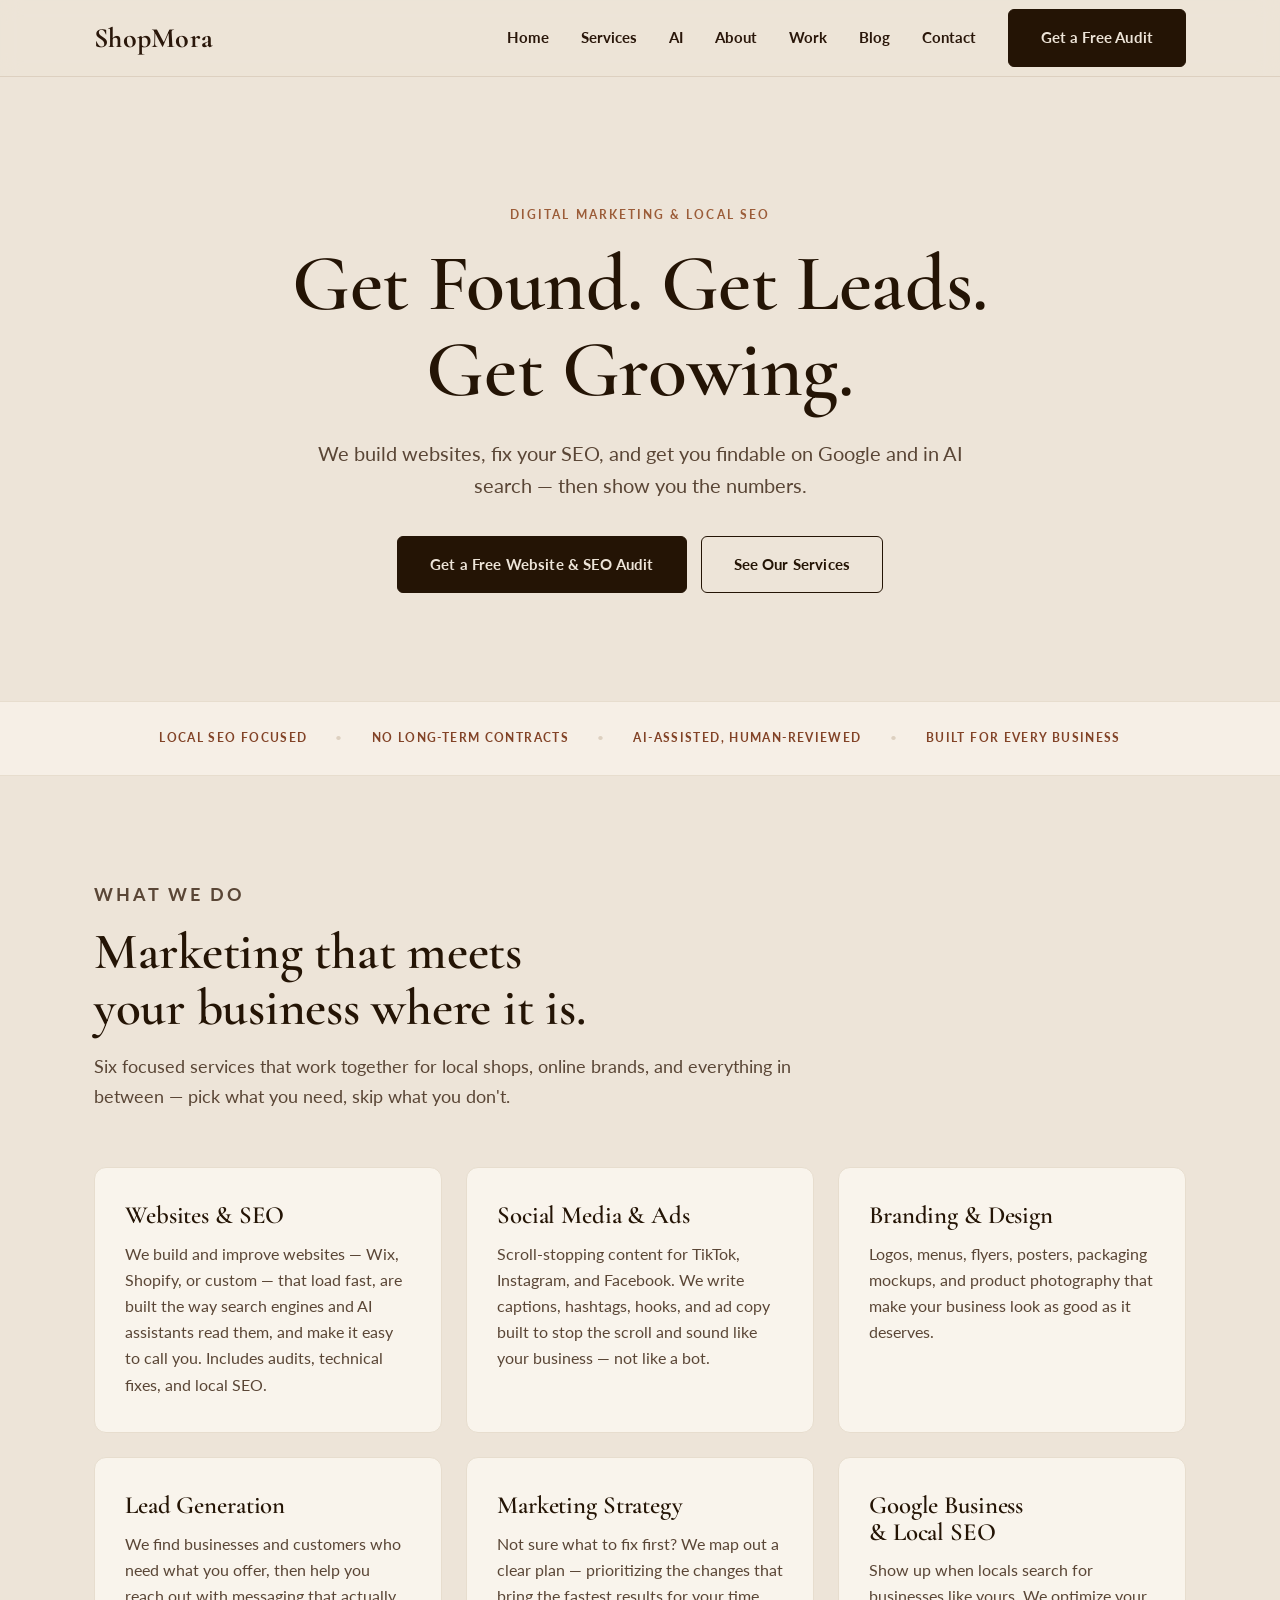
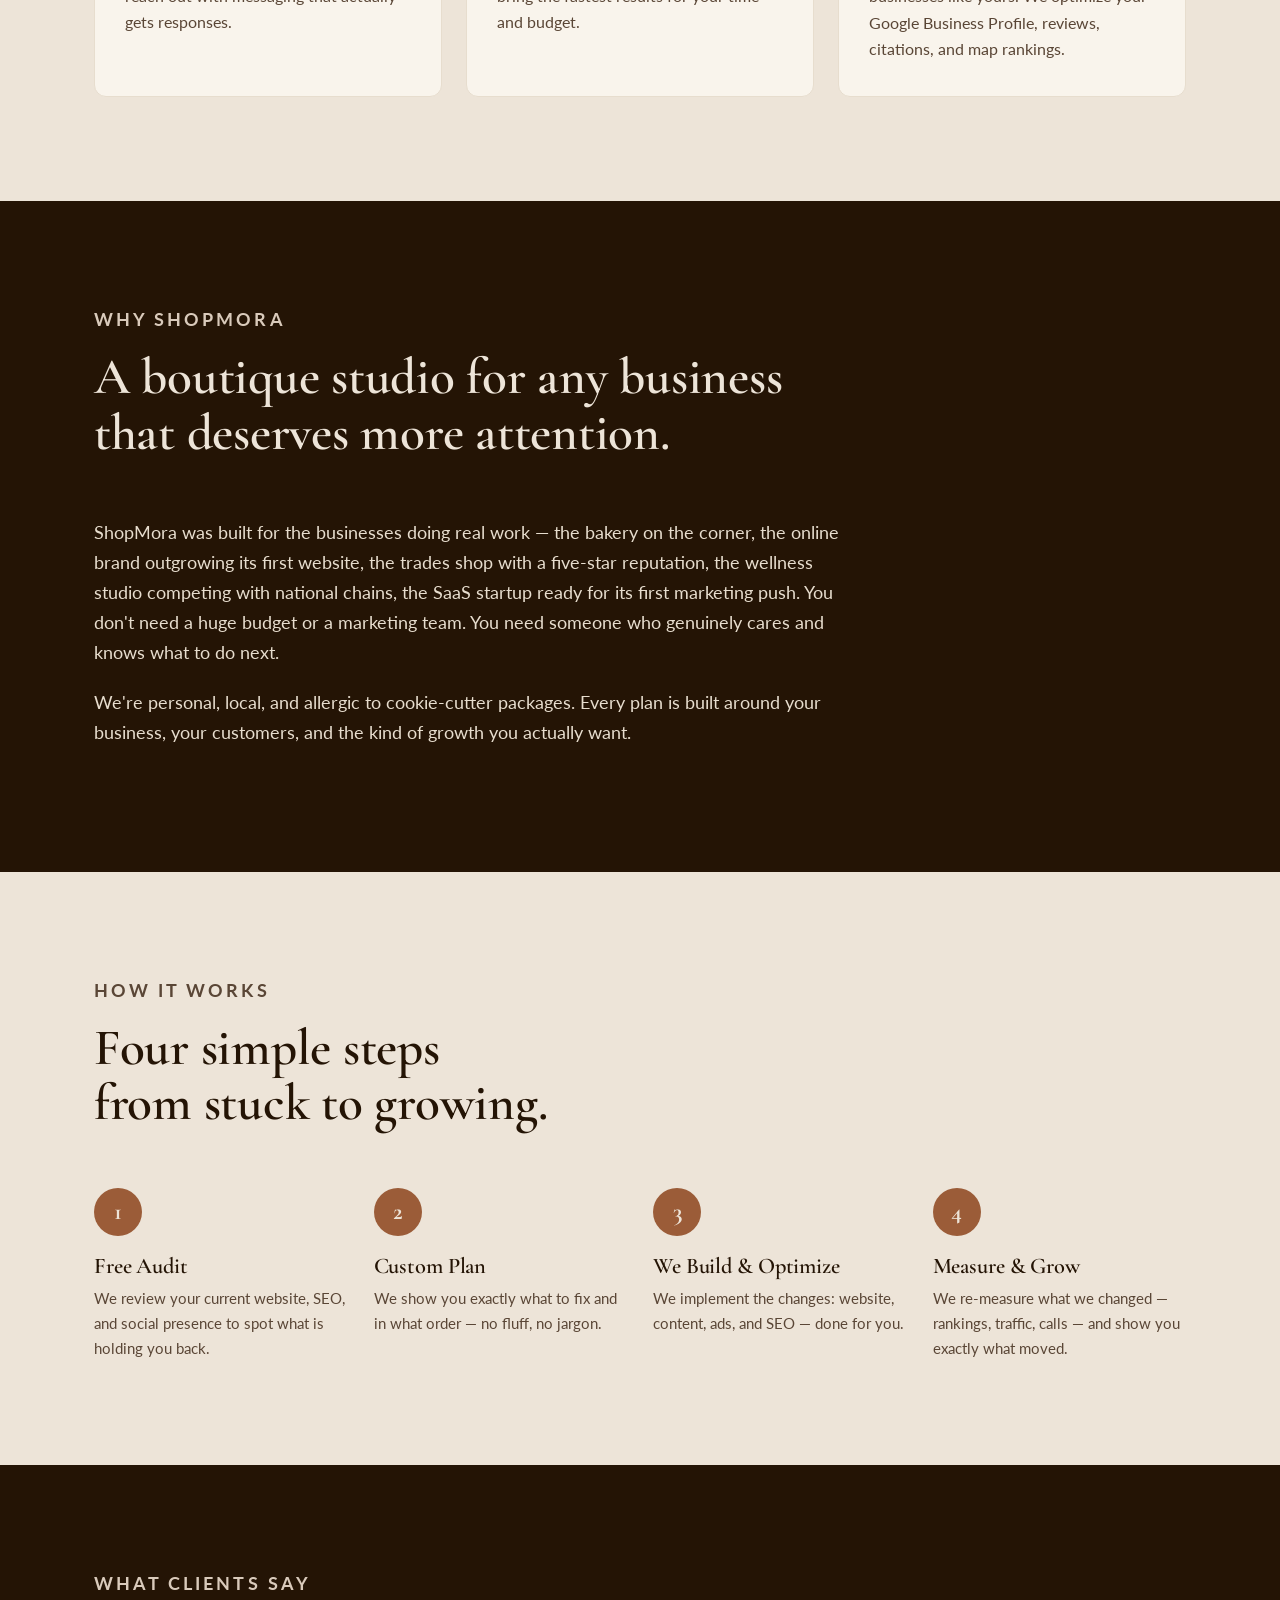
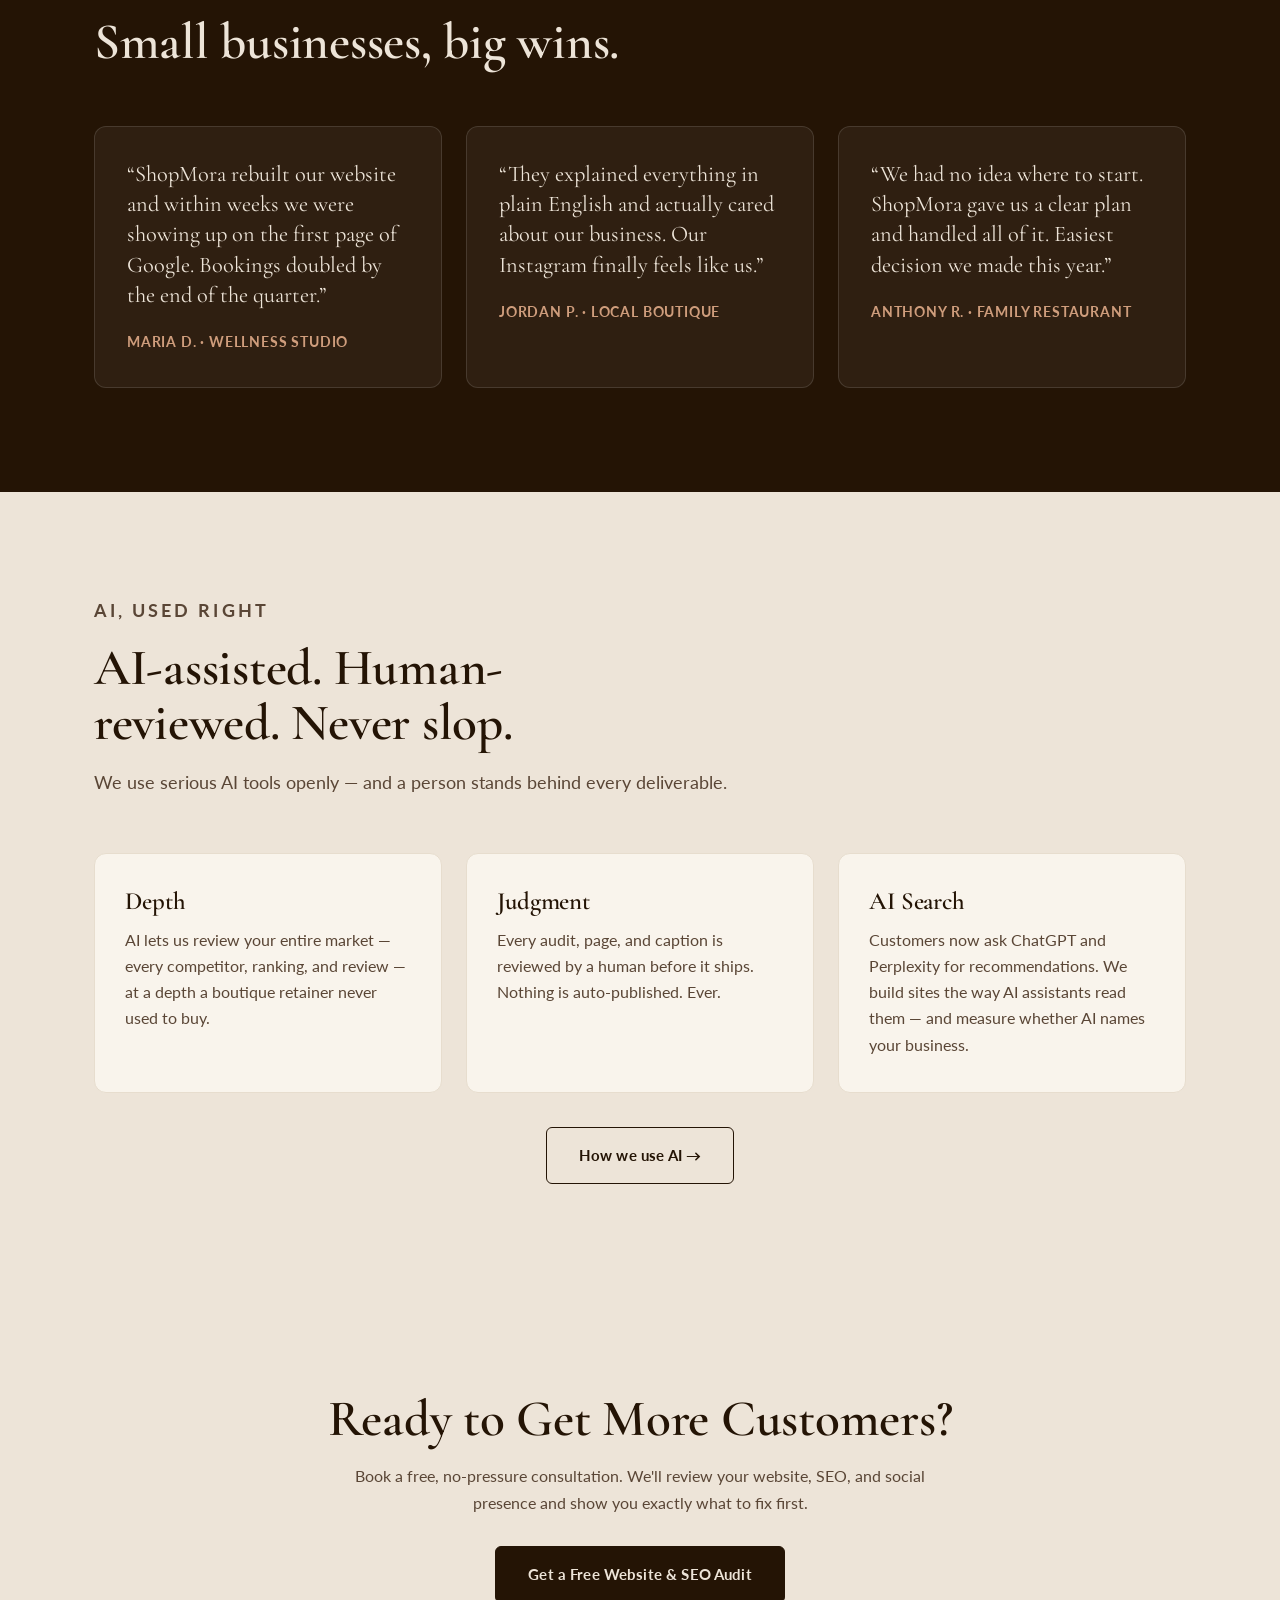
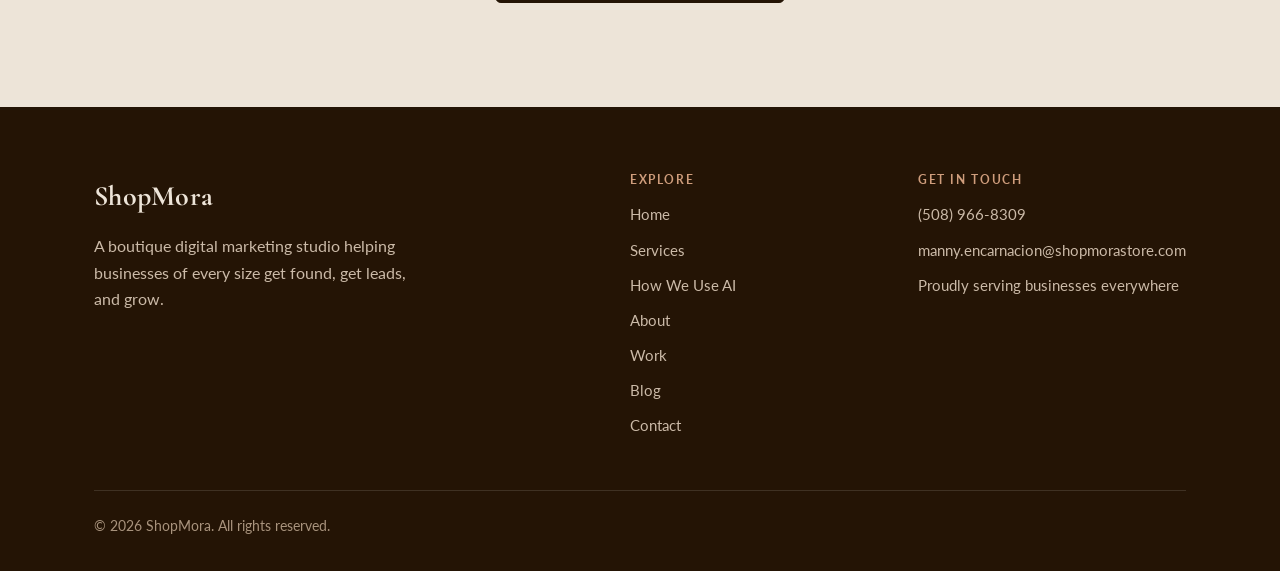
<file: index.html>
<!DOCTYPE html>
<html lang="en">
<head>
<meta charset="UTF-8">
<meta name="viewport" content="width=device-width, initial-scale=1">
<title>Digital Marketing &amp; Local SEO for Small Businesses | ShopMora</title>
<meta name="description" content="ShopMora is a boutique digital marketing studio. We build fast websites, get you findable on Google and in AI search, and show you exactly what moved. Get a free audit.">
<link rel="canonical" href="https://shopmorastore.com/">
<meta property="og:type" content="website">
<meta property="og:title" content="Digital Marketing &amp; Local SEO for Small Businesses | ShopMora">
<meta property="og:description" content="Boutique digital marketing: websites, SEO, AI search visibility, social, and strategy. AI-assisted, human-reviewed.">
<meta property="og:url" content="https://shopmorastore.com/">
<meta property="og:image" content="https://shopmorastore.com/assets/og-image.jpg">
<meta name="twitter:card" content="summary_large_image">
<meta name="twitter:title" content="Digital Marketing &amp; Local SEO for Small Businesses | ShopMora">
<meta name="twitter:description" content="Boutique digital marketing: websites, SEO, AI search visibility, social, and strategy. AI-assisted, human-reviewed.">
<link rel="icon" href="/favicon.ico" sizes="any">
<link rel="icon" type="image/png" sizes="32x32" href="/favicon-32x32.png">
<link rel="icon" type="image/png" sizes="16x16" href="/favicon-16x16.png">
<link rel="apple-touch-icon" href="/apple-touch-icon.png">
<link rel="manifest" href="/site.webmanifest">
<meta name="theme-color" content="#9b5c38">
<link rel="preconnect" href="https://fonts.googleapis.com">
<link rel="preconnect" href="https://fonts.gstatic.com" crossorigin>
<link href="https://fonts.googleapis.com/css2?family=Cormorant+Garamond:wght@500;600;700&family=Lato:wght@400;700&display=swap" rel="stylesheet">
<link rel="stylesheet" href="styles.css">
<script type="application/ld+json">
{"@context":"https://schema.org","@type":"ProfessionalService","@id":"https://shopmorastore.com/#business","name":"ShopMora","description":"Boutique digital marketing studio offering websites, SEO, social media, branding, and marketing strategy for small businesses.","url":"https://shopmorastore.com","email":"manny.encarnacion@shopmorastore.com","telephone":"+1-508-966-8309","areaServed":{"@type":"Country","name":"United States"},"priceRange":"$$","founder":{"@type":"Person","name":"Manny Encarnacion"},"contactPoint":{"@type":"ContactPoint","telephone":"+1-508-966-8309","email":"manny.encarnacion@shopmorastore.com","contactType":"customer service"},"serviceType":["Web Design","Search Engine Optimization","Local SEO","AI Search Optimization","Social Media Marketing","Branding","Marketing Strategy"]}
</script>
</head>
<body>
<a href="#main" class="skip">Skip to content</a>

<header class="site">
  <div class="wrap nav">
    <a class="brand" href="/">ShopMora</a>
    <nav class="nav-links" id="nav" aria-label="Primary">
      <a href="/">Home</a>
      <a href="/services">Services</a>
      <a href="/ai">AI</a>
      <a href="/about">About</a>
      <a href="/work">Work</a>
      <a href="/blog">Blog</a>
      <a href="/contact">Contact</a>
      <a class="btn btn-primary" href="/audit">Get a Free Audit</a>
    </nav>
    <button class="menu-toggle" aria-label="Menu" aria-expanded="false" aria-controls="nav">&#9776;</button>
  </div>
</header>

<main id="main">
  <section class="hero">
    <div class="wrap">
      <p class="eyebrow">Digital Marketing &amp; Local SEO</p>
      <h1>Get Found. Get Leads.<br class="br-lg">Get Growing.</h1>
      <p class="lead">We build websites, fix your SEO, and get you findable on Google and in AI search &mdash; then show you the numbers.</p>
      <div class="hero-actions">
        <a class="btn btn-primary" href="/audit">Get a Free Website &amp; SEO Audit</a>
        <a class="btn btn-ghost" href="/services">See Our Services</a>
      </div>
    </div>
  </section>

  <div class="trust">
    <div class="wrap">
      <span>Local SEO Focused</span><span class="dot">&bull;</span>
      <span>No Long-Term Contracts</span><span class="dot">&bull;</span>
      <span>AI-Assisted, Human-Reviewed</span><span class="dot">&bull;</span>
      <span>Built for Every Business</span>
    </div>
  </div>

  <section>
    <div class="wrap">
      <div class="section-head reveal">
        <p class="eyebrow">What We Do</p>
        <h2>Marketing that meets your business where it is.</h2>
        <p>Six focused services that work together for local shops, online brands, and everything in between &mdash; pick what you need, skip what you don't.</p>
      </div>
      <div class="grid">
        <div class="card reveal"><h3>Websites &amp; SEO</h3><p>We build and improve websites &mdash; Wix, Shopify, or custom &mdash; that load fast, are built the way search engines and AI assistants read them, and make it easy to call you. Includes audits, technical fixes, and local SEO.</p></div>
        <div class="card reveal"><h3>Social Media &amp; Ads</h3><p>Scroll-stopping content for TikTok, Instagram, and Facebook. We write captions, hashtags, hooks, and ad copy built to stop the scroll and sound like your business &mdash; not like a bot.</p></div>
        <div class="card reveal"><h3>Branding &amp; Design</h3><p>Logos, menus, flyers, posters, packaging mockups, and product photography that make your business look as good as it deserves.</p></div>
        <div class="card reveal"><h3>Lead Generation</h3><p>We find businesses and customers who need what you offer, then help you reach out with messaging that actually gets responses.</p></div>
        <div class="card reveal"><h3>Marketing Strategy</h3><p>Not sure what to fix first? We map out a clear plan &mdash; prioritizing the changes that bring the fastest results for your time and budget.</p></div>
        <div class="card reveal"><h3>Google Business &amp; Local SEO</h3><p>Show up when locals search for businesses like yours. We optimize your Google Business Profile, reviews, citations, and map rankings.</p></div>
      </div>
    </div>
  </section>

  <section class="band-dark">
    <div class="wrap">
      <div class="section-head reveal">
        <p class="eyebrow">Why ShopMora</p>
        <h2>A boutique studio for any business that deserves more attention.</h2>
      </div>
      <div class="prose reveal">
        <p>ShopMora was built for the businesses doing real work &mdash; the bakery on the corner, the online brand outgrowing its first website, the trades shop with a five-star reputation, the wellness studio competing with national chains, the SaaS startup ready for its first marketing push. You don't need a huge budget or a marketing team. You need someone who genuinely cares and knows what to do next.</p>
        <p>We're personal, local, and allergic to cookie-cutter packages. Every plan is built around your business, your customers, and the kind of growth you actually want.</p>
      </div>
    </div>
  </section>

  <section>
    <div class="wrap">
      <div class="section-head reveal">
        <p class="eyebrow">How It Works</p>
        <h2>Four simple steps from stuck to growing.</h2>
      </div>
      <div class="steps">
        <div class="step reveal"><div class="num">1</div><h3>Free Audit</h3><p>We review your current website, SEO, and social presence to spot what is holding you back.</p></div>
        <div class="step reveal"><div class="num">2</div><h3>Custom Plan</h3><p>We show you exactly what to fix and in what order &mdash; no fluff, no jargon.</p></div>
        <div class="step reveal"><div class="num">3</div><h3>We Build &amp; Optimize</h3><p>We implement the changes: website, content, ads, and SEO &mdash; done for you.</p></div>
        <div class="step reveal"><div class="num">4</div><h3>Measure &amp; Grow</h3><p>We re-measure what we changed &mdash; rankings, traffic, calls &mdash; and show you exactly what moved.</p></div>
      </div>
    </div>
  </section>

  <section class="band-dark">
    <div class="wrap">
      <div class="section-head reveal">
        <p class="eyebrow">What Clients Say</p>
        <h2>Small businesses, big wins.</h2>
      </div>
      <div class="quotes">
        <div class="quote reveal"><blockquote>&ldquo;ShopMora rebuilt our website and within weeks we were showing up on the first page of Google. Bookings doubled by the end of the quarter.&rdquo;</blockquote><cite>Maria D. &middot; Wellness Studio</cite></div>
        <div class="quote reveal"><blockquote>&ldquo;They explained everything in plain English and actually cared about our business. Our Instagram finally feels like us.&rdquo;</blockquote><cite>Jordan P. &middot; Local Boutique</cite></div>
        <div class="quote reveal"><blockquote>&ldquo;We had no idea where to start. ShopMora gave us a clear plan and handled all of it. Easiest decision we made this year.&rdquo;</blockquote><cite>Anthony R. &middot; Family Restaurant</cite></div>
      </div>
    </div>
  </section>

  <section>
    <div class="wrap">
      <div class="section-head reveal">
        <p class="eyebrow">AI, Used Right</p>
        <h2>AI-assisted. Human-reviewed. Never slop.</h2>
        <p>We use serious AI tools openly &mdash; and a person stands behind every deliverable.</p>
      </div>
      <div class="grid">
        <div class="card reveal"><h3>Depth</h3><p>AI lets us review your entire market &mdash; every competitor, ranking, and review &mdash; at a depth a boutique retainer never used to buy.</p></div>
        <div class="card reveal"><h3>Judgment</h3><p>Every audit, page, and caption is reviewed by a human before it ships. Nothing is auto-published. Ever.</p></div>
        <div class="card reveal"><h3>AI Search</h3><p>Customers now ask ChatGPT and Perplexity for recommendations. We build sites the way AI assistants read them &mdash; and measure whether AI names your business.</p></div>
      </div>
      <div class="hero-actions reveal" style="margin-top:34px"><a class="btn btn-ghost" href="/ai">How we use AI &rarr;</a></div>
    </div>
  </section>

  <section class="cta">
    <div class="wrap reveal">
      <h2>Ready to Get More Customers?</h2>
      <p>Book a free, no-pressure consultation. We'll review your website, SEO, and social presence and show you exactly what to fix first.</p>
      <a class="btn btn-primary" href="/audit">Get a Free Website &amp; SEO Audit</a>
    </div>
  </section>
</main>

<footer class="site">
  <div class="wrap">
    <div class="foot-grid">
      <div>
        <a class="brand" href="/">ShopMora</a>
        <p style="margin-top:14px;max-width:320px;">A boutique digital marketing studio helping businesses of every size get found, get leads, and grow.</p>
      </div>
      <div>
        <h4>Explore</h4>
        <ul>
          <li><a href="/">Home</a></li>
          <li><a href="/services">Services</a></li>
          <li><a href="/ai">How We Use AI</a></li>
          <li><a href="/about">About</a></li>
          <li><a href="/work">Work</a></li>
          <li><a href="/blog">Blog</a></li>
          <li><a href="/contact">Contact</a></li>
        </ul>
      </div>
      <div>
        <h4>Get in Touch</h4>
        <ul>
          <li><a href="tel:+15089668309">(508) 966-8309</a></li>
          <li><a href="mailto:manny.encarnacion@shopmorastore.com">manny.encarnacion@shopmorastore.com</a></li>
          <li>Proudly serving businesses everywhere</li>
        </ul>
      </div>
    </div>
    <div class="foot-bottom">&copy; <span id="yr"></span> ShopMora. All rights reserved.</div>
  </div>
</footer>

<script>
document.getElementById('yr').textContent=new Date().getFullYear();
(function(){var t=document.querySelector('.menu-toggle'),n=document.getElementById('nav');
if(t)t.addEventListener('click',function(){var o=n.classList.toggle('open');t.setAttribute('aria-expanded',o)});
var els=document.querySelectorAll('.reveal');
if('IntersectionObserver'in window){var io=new IntersectionObserver(function(es){es.forEach(function(e){if(e.isIntersecting){e.target.classList.add('in');io.unobserve(e.target)}})},{threshold:.12});els.forEach(function(el){io.observe(el)})}
else{els.forEach(function(el){el.classList.add('in')})}})();
</script>
<!-- Cloudflare Web Analytics --><script defer src="https://static.cloudflareinsights.com/beacon.min.js" data-cf-beacon='{"token": "fbd0f60b4d534833815ce42ae4a2dd2b"}'></script><!-- End Cloudflare Web Analytics -->
</body>
</html>
</file>
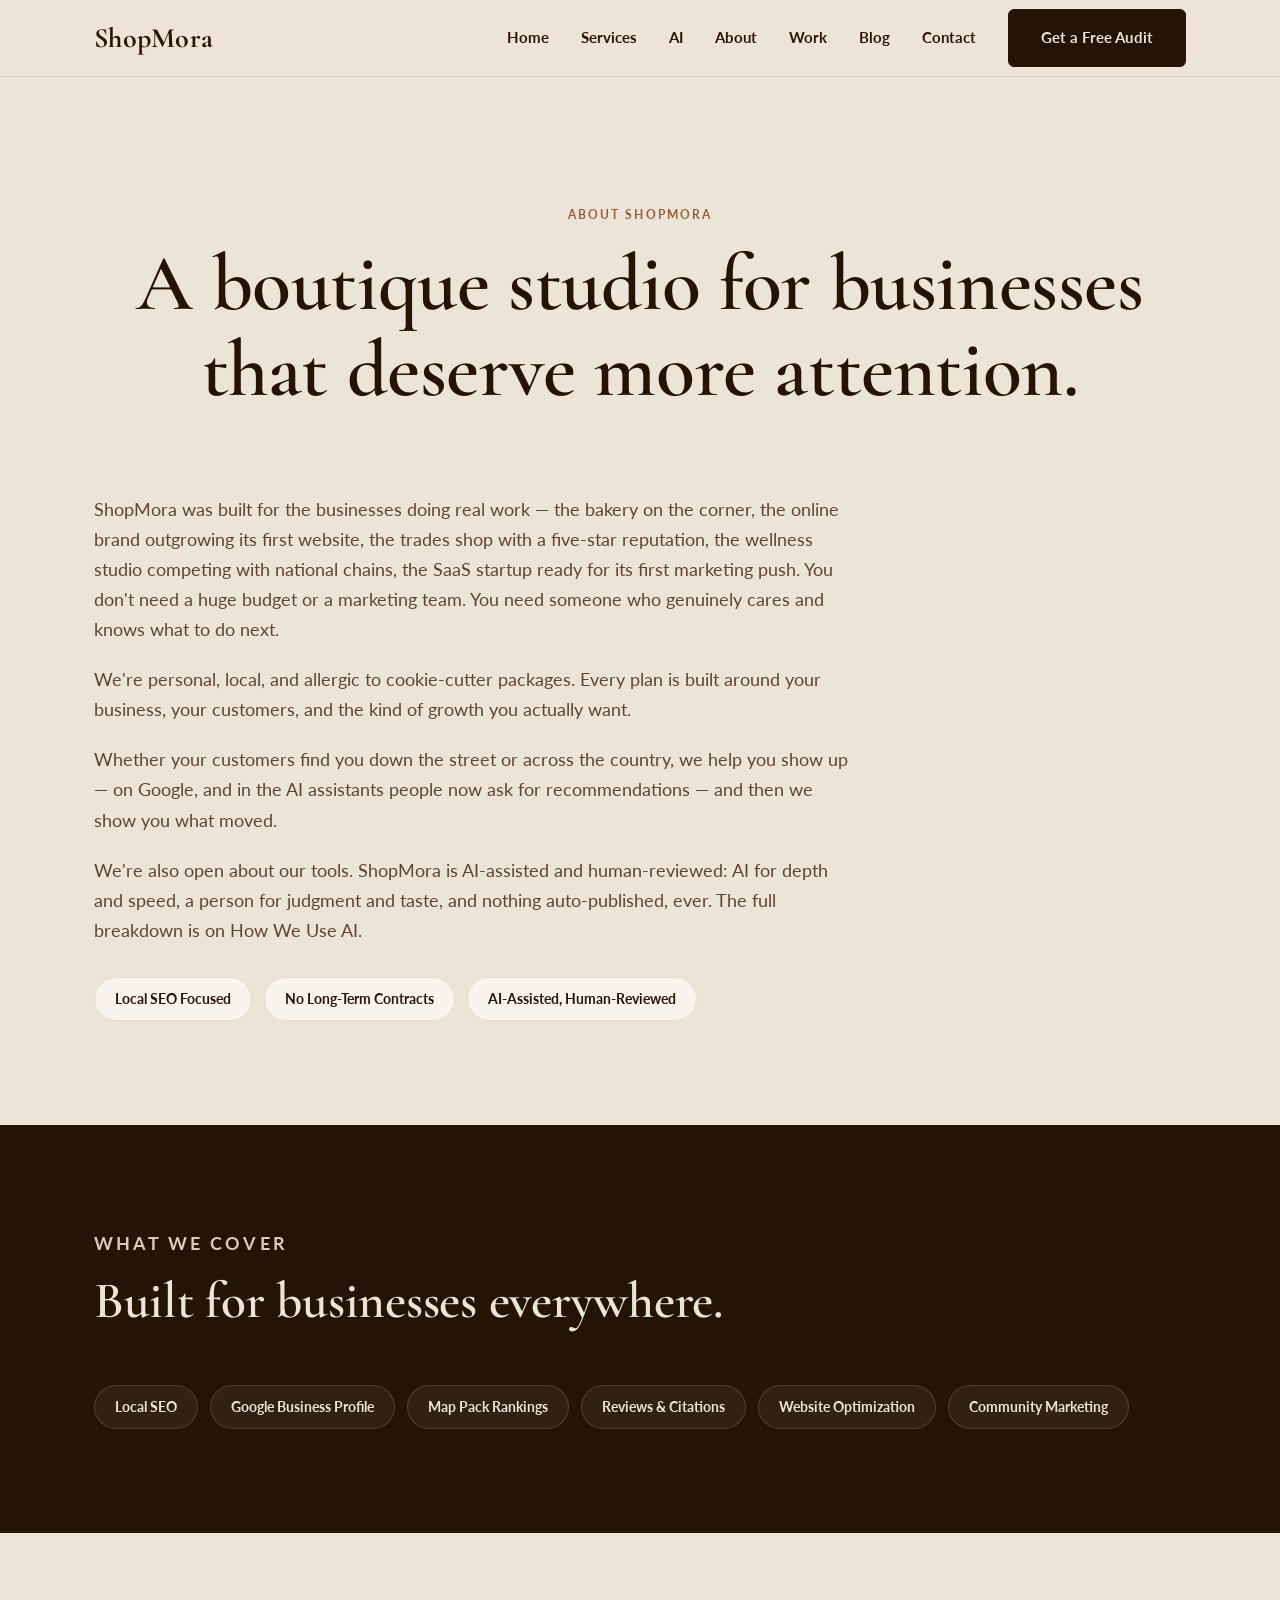
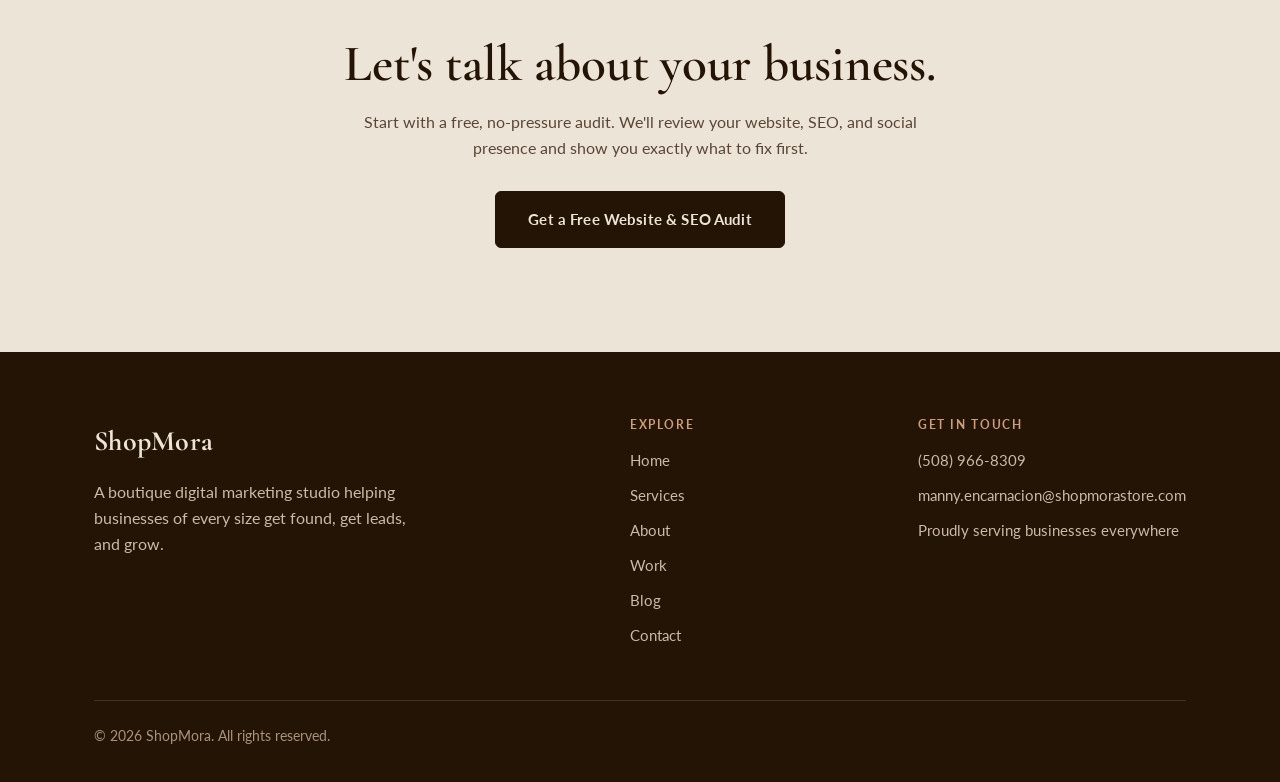
<file: about.html>
<!DOCTYPE html>
<html lang="en">
<head>
<meta charset="UTF-8">
<meta name="viewport" content="width=device-width, initial-scale=1">
<title>About ShopMora &mdash; A Boutique Digital Marketing Studio</title>
<meta name="description" content="ShopMora is a boutique digital marketing studio for businesses of every size. Personal, AI-assisted, human-reviewed, and allergic to cookie-cutter packages.">
<link rel="canonical" href="https://shopmorastore.com/about">
<meta property="og:type" content="website">
<meta property="og:title" content="About ShopMora">
<meta property="og:description" content="A boutique digital marketing studio for businesses that deserve more attention.">
<meta property="og:url" content="https://shopmorastore.com/about">
<meta property="og:image" content="https://shopmorastore.com/assets/og-image.jpg">
<meta name="twitter:card" content="summary_large_image">
<link rel="icon" href="/favicon.ico" sizes="any">
<link rel="icon" type="image/png" sizes="32x32" href="/favicon-32x32.png">
<link rel="icon" type="image/png" sizes="16x16" href="/favicon-16x16.png">
<link rel="apple-touch-icon" href="/apple-touch-icon.png">
<link rel="manifest" href="/site.webmanifest">
<meta name="theme-color" content="#9b5c38">
<link rel="preconnect" href="https://fonts.googleapis.com">
<link rel="preconnect" href="https://fonts.gstatic.com" crossorigin>
<link href="https://fonts.googleapis.com/css2?family=Cormorant+Garamond:wght@500;600;700&family=Lato:wght@400;700&display=swap" rel="stylesheet">
<link rel="stylesheet" href="styles.css">
</head>
<body>
<a href="#main" class="skip">Skip to content</a>
<header class="site">
  <div class="wrap nav">
    <a class="brand" href="/">ShopMora</a>
    <nav class="nav-links" id="nav" aria-label="Primary">
      <a href="/">Home</a>
      <a href="/services">Services</a>
      <a href="/ai">AI</a>
      <a href="/about">About</a>
      <a href="/work">Work</a>
      <a href="/blog">Blog</a>
      <a href="/contact">Contact</a>
      <a class="btn btn-primary" href="/audit">Get a Free Audit</a>
    </nav>
    <button class="menu-toggle" aria-label="Menu" aria-expanded="false" aria-controls="nav">&#9776;</button>
  </div>
</header>
<main id="main">
  <section class="hero" style="padding-bottom:56px">
    <div class="wrap">
      <p class="eyebrow">About ShopMora</p>
      <h1>A boutique studio for businesses that deserve more attention.</h1>
    </div>
  </section>
  <section style="padding-top:24px">
    <div class="wrap">
      <div class="prose reveal">
        <p>ShopMora was built for the businesses doing real work &mdash; the bakery on the corner, the online brand outgrowing its first website, the trades shop with a five-star reputation, the wellness studio competing with national chains, the SaaS startup ready for its first marketing push. You don't need a huge budget or a marketing team. You need someone who genuinely cares and knows what to do next.</p>
        <p>We're personal, local, and allergic to cookie-cutter packages. Every plan is built around your business, your customers, and the kind of growth you actually want.</p>
        <p>Whether your customers find you down the street or across the country, we help you show up &mdash; on Google, and in the AI assistants people now ask for recommendations &mdash; and then we show you what moved.</p>
        <p>We're also open about our tools. ShopMora is AI-assisted and human-reviewed: AI for depth and speed, a person for judgment and taste, and nothing auto-published, ever. The full breakdown is on <a href="/ai">How We Use AI</a>.</p>
      </div>
      <div class="tag-row reveal" style="margin-top:32px">
        <span class="tag">Local SEO Focused</span><span class="tag">No Long-Term Contracts</span><span class="tag">AI-Assisted, Human-Reviewed</span>
      </div>
    </div>
  </section>
  <section class="band-dark">
    <div class="wrap">
      <div class="section-head reveal"><p class="eyebrow">What We Cover</p><h2>Built for businesses everywhere.</h2></div>
      <div class="tag-row reveal">
        <span class="tag">Local SEO</span><span class="tag">Google Business Profile</span><span class="tag">Map Pack Rankings</span><span class="tag">Reviews &amp; Citations</span><span class="tag">Website Optimization</span><span class="tag">Community Marketing</span>
      </div>
    </div>
  </section>
  <section class="cta">
    <div class="wrap reveal">
      <h2>Let's talk about your business.</h2>
      <p>Start with a free, no-pressure audit. We'll review your website, SEO, and social presence and show you exactly what to fix first.</p>
      <a class="btn btn-primary" href="/audit">Get a Free Website &amp; SEO Audit</a>
    </div>
  </section>
</main>
<footer class="site">
  <div class="wrap">
    <div class="foot-grid">
      <div>
        <a class="brand" href="/">ShopMora</a>
        <p style="margin-top:14px;max-width:320px;">A boutique digital marketing studio helping businesses of every size get found, get leads, and grow.</p>
      </div>
      <div>
        <h4>Explore</h4>
        <ul>
          <li><a href="/">Home</a></li>
          <li><a href="/services">Services</a></li>
          <li><a href="/about">About</a></li>
          <li><a href="/work">Work</a></li>
          <li><a href="/blog">Blog</a></li>
          <li><a href="/contact">Contact</a></li>
        </ul>
      </div>
      <div>
        <h4>Get in Touch</h4>
        <ul>
          <li><a href="tel:+15089668309">(508) 966-8309</a></li>
          <li><a href="mailto:manny.encarnacion@shopmorastore.com">manny.encarnacion@shopmorastore.com</a></li>
          <li>Proudly serving businesses everywhere</li>
        </ul>
      </div>
    </div>
    <div class="foot-bottom">&copy; <span id="yr"></span> ShopMora. All rights reserved.</div>
  </div>
</footer>
<script>
document.getElementById('yr').textContent=new Date().getFullYear();
(function(){var t=document.querySelector('.menu-toggle'),n=document.getElementById('nav');
if(t)t.addEventListener('click',function(){var o=n.classList.toggle('open');t.setAttribute('aria-expanded',o)});
var els=document.querySelectorAll('.reveal');
if('IntersectionObserver'in window){var io=new IntersectionObserver(function(es){es.forEach(function(e){if(e.isIntersecting){e.target.classList.add('in');io.unobserve(e.target)}})},{threshold:.12});els.forEach(function(el){io.observe(el)})}
else{els.forEach(function(el){el.classList.add('in')})}})();
</script>
<!-- Cloudflare Web Analytics --><script defer src="https://static.cloudflareinsights.com/beacon.min.js" data-cf-beacon='{"token": "fbd0f60b4d534833815ce42ae4a2dd2b"}'></script><!-- End Cloudflare Web Analytics -->
</body>
</html>
</file>
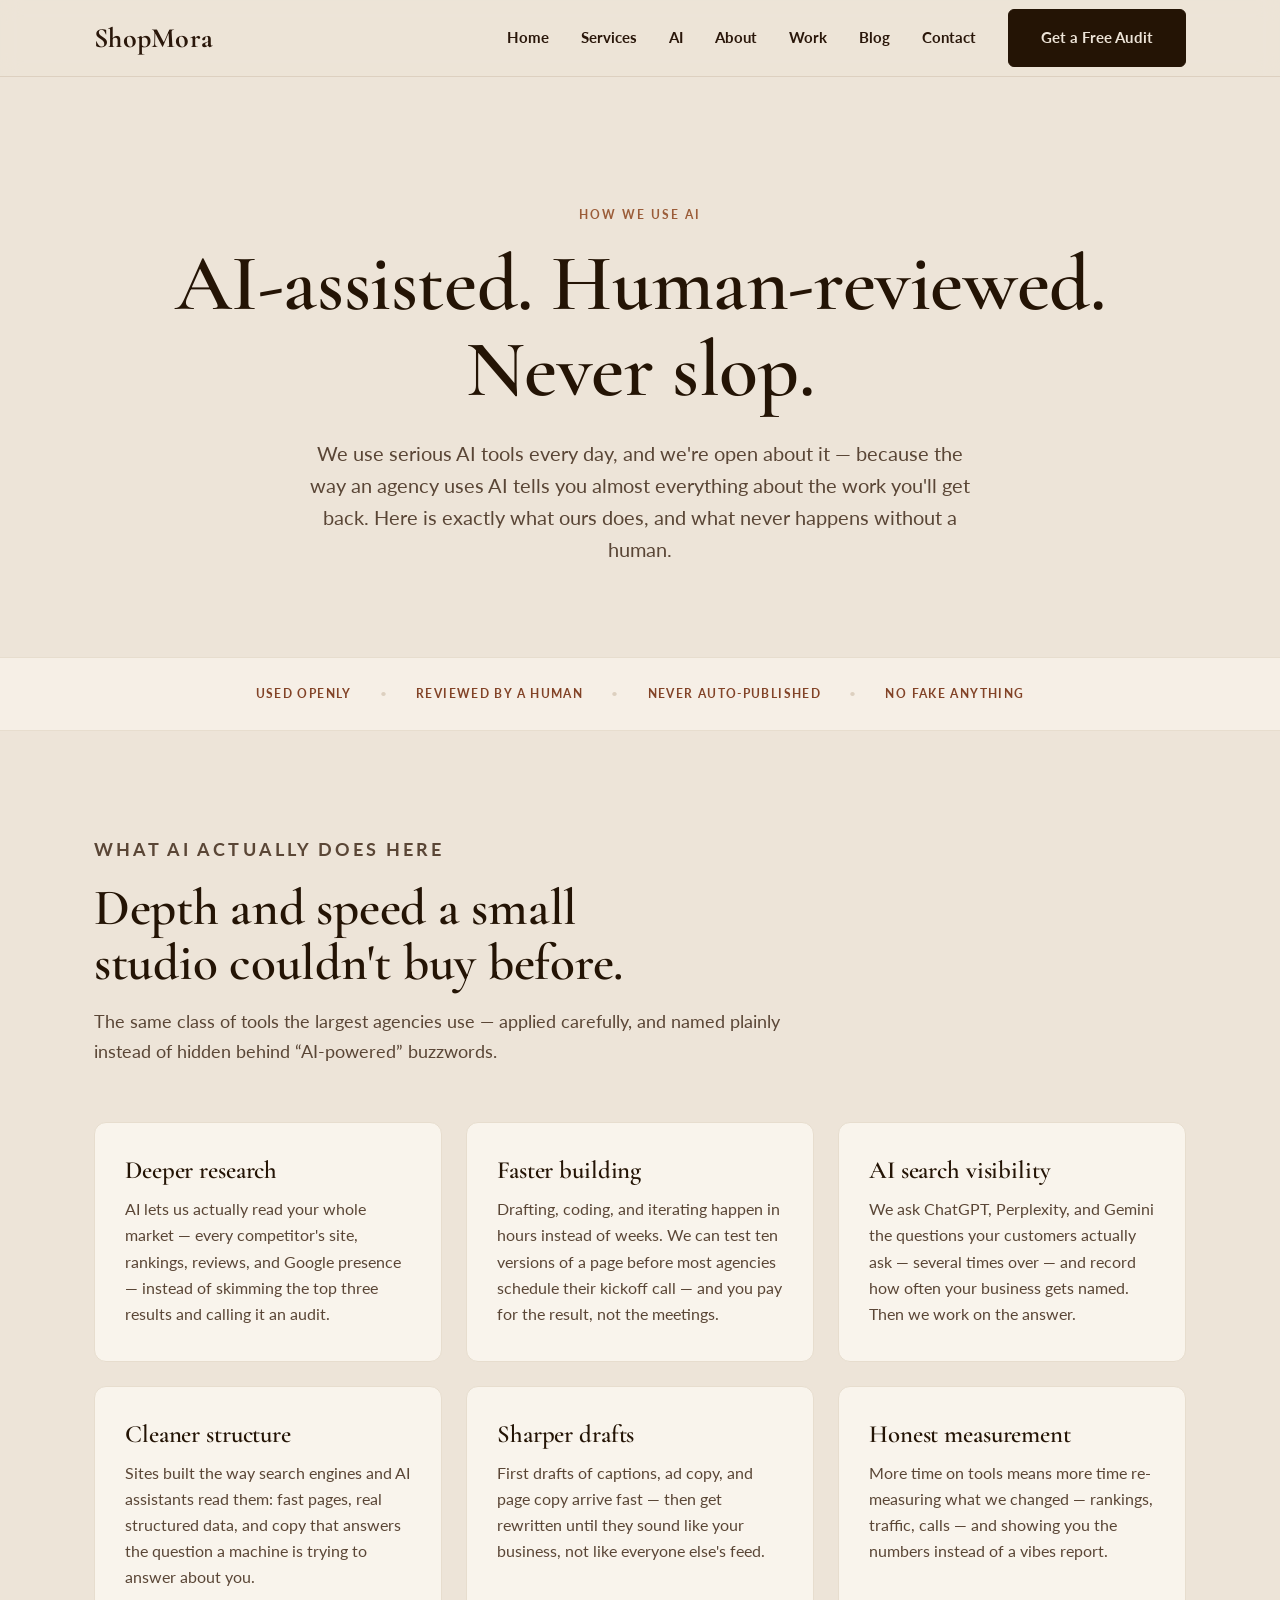
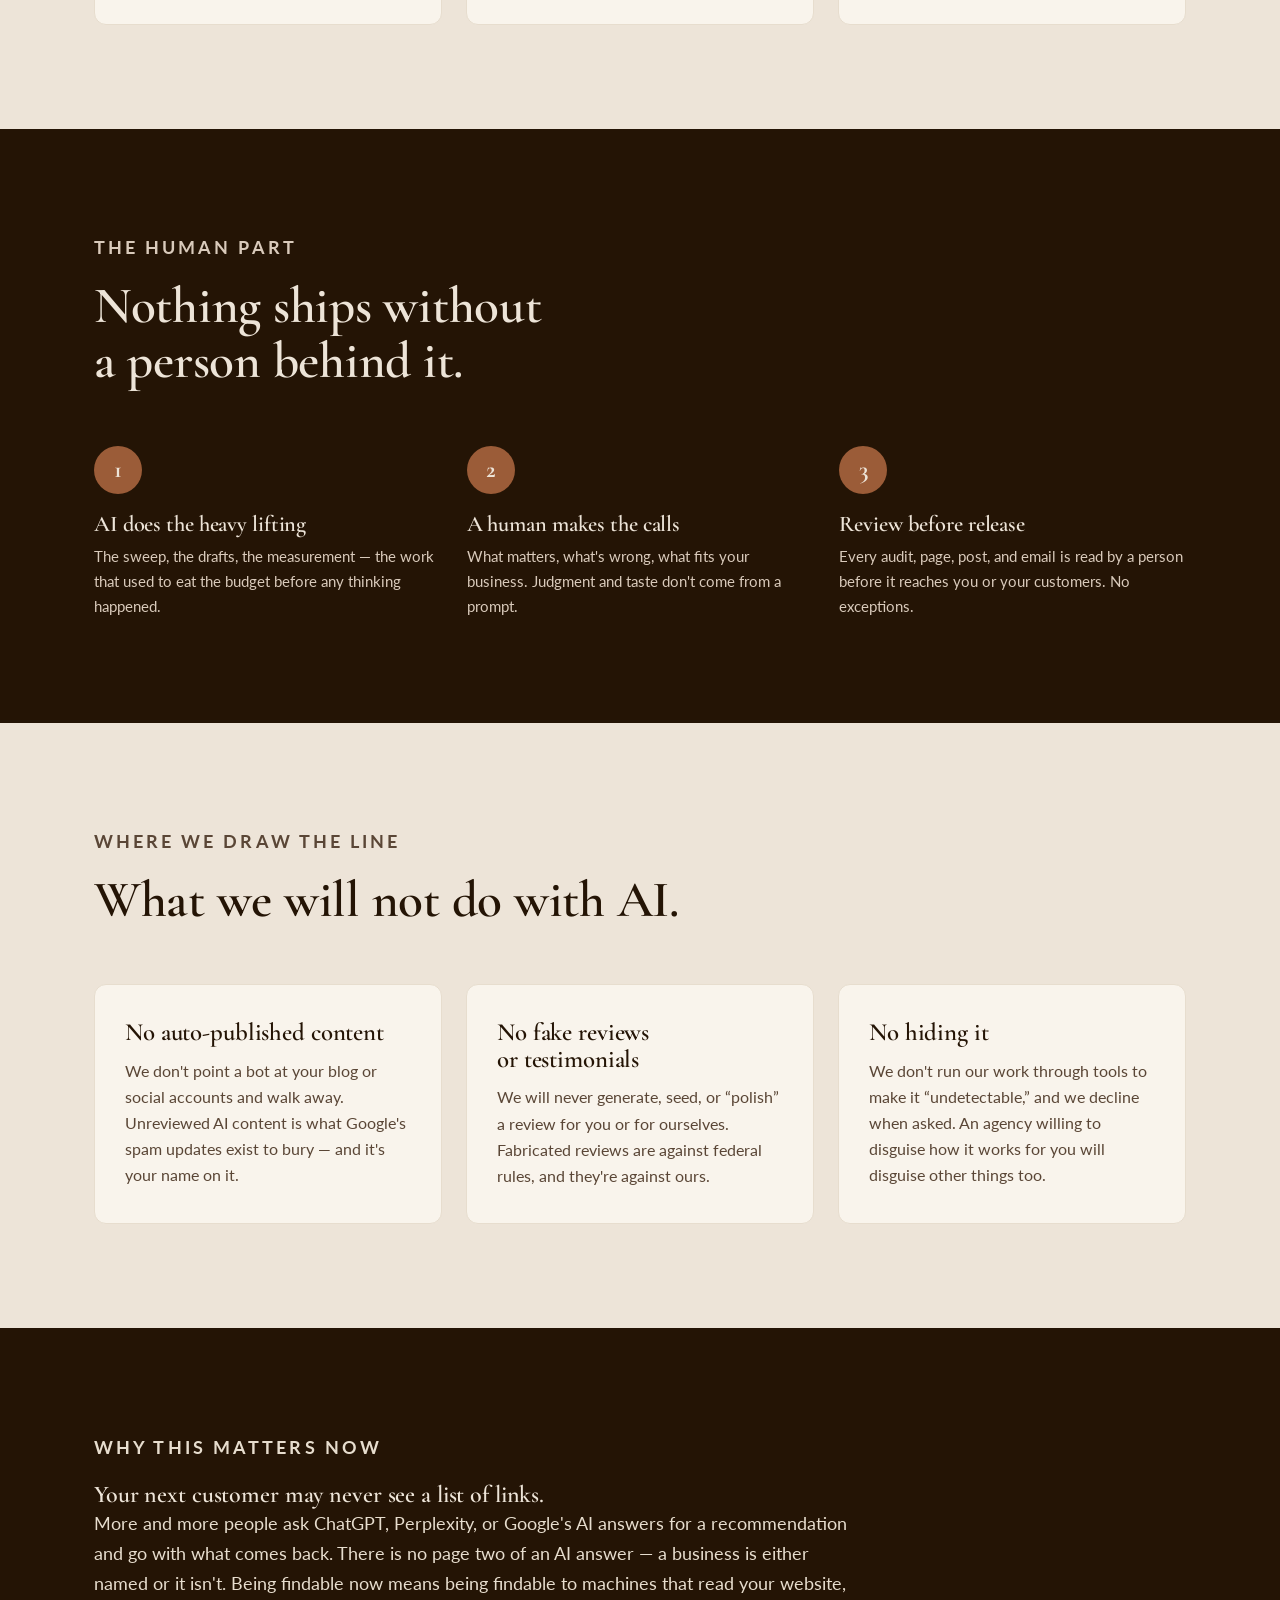
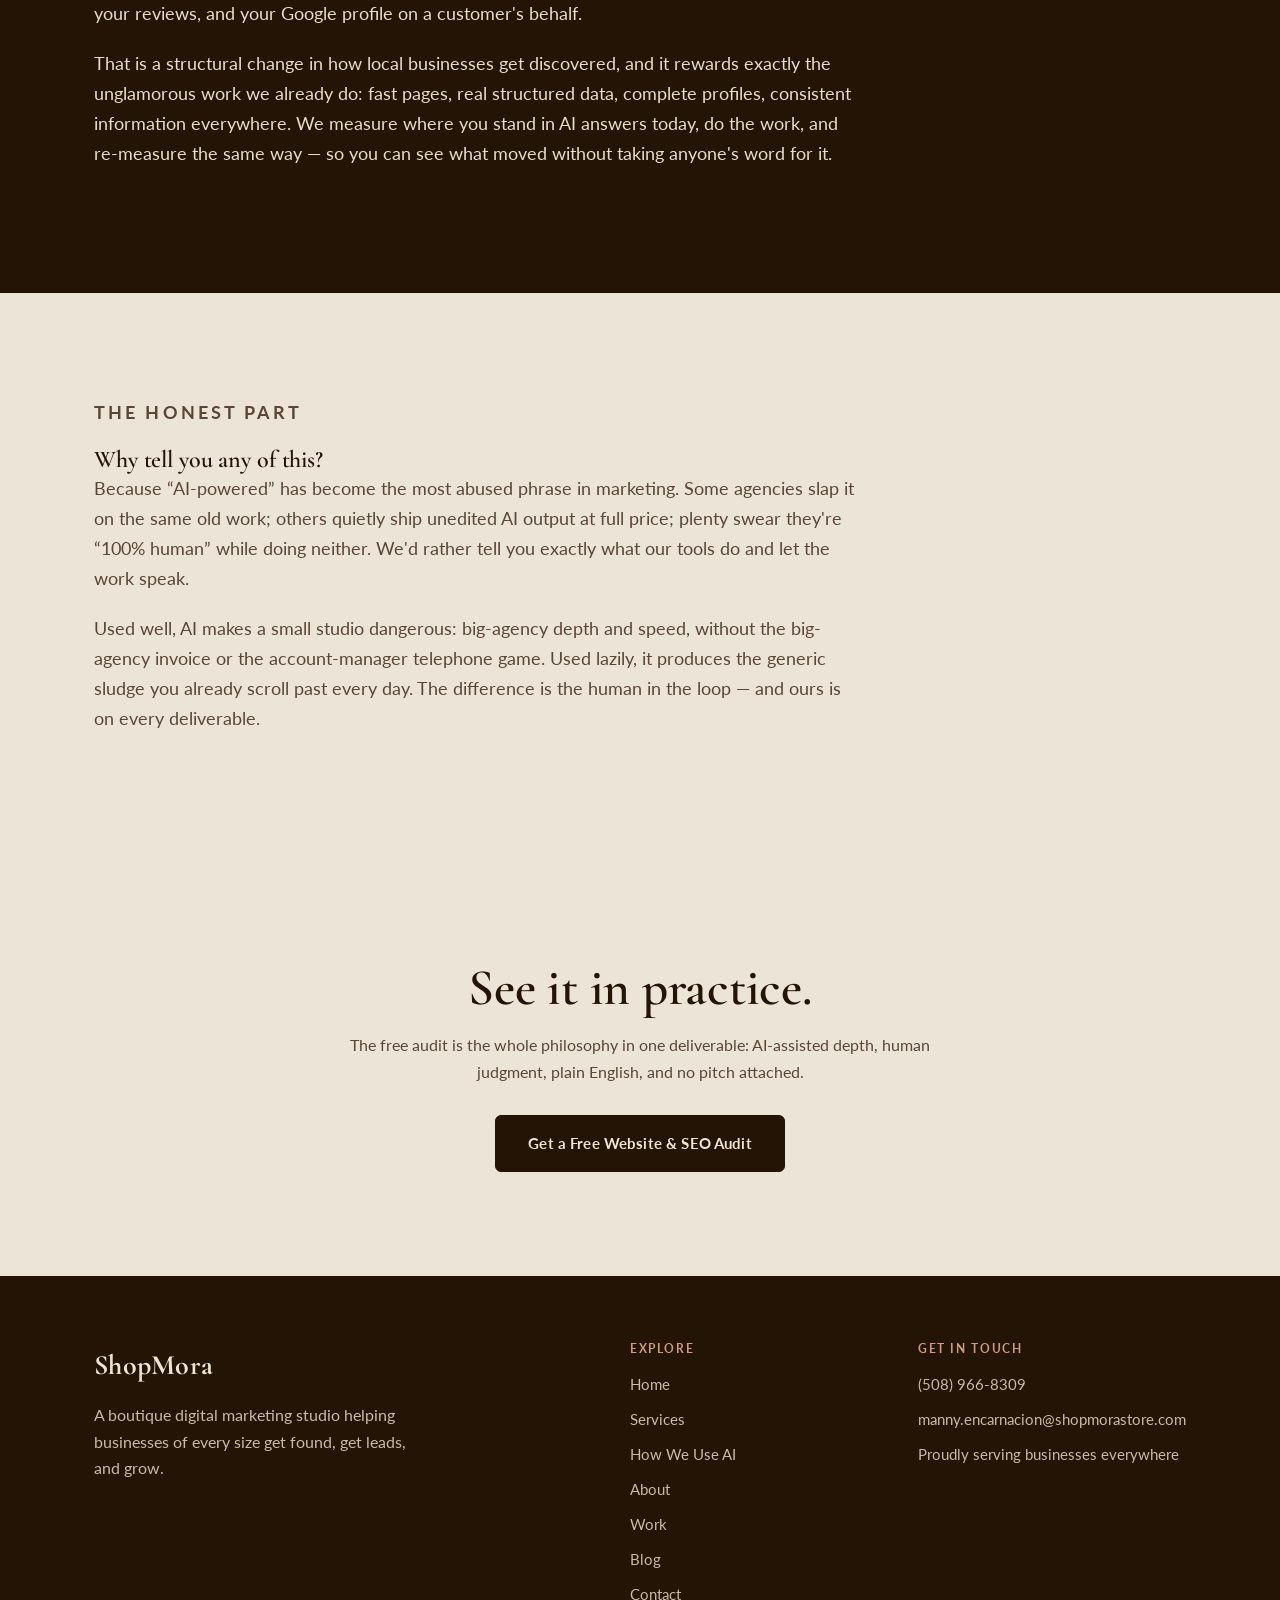
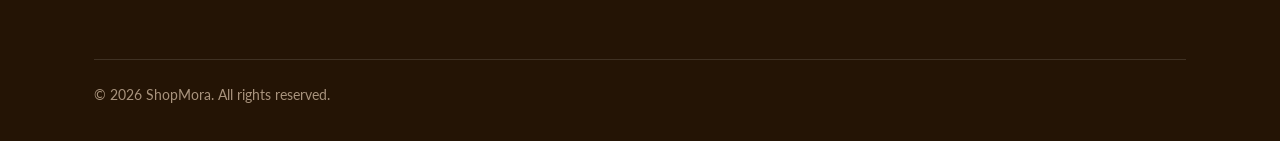
<file: ai.html>
<!DOCTYPE html>
<html lang="en">
<head>
<meta charset="UTF-8">
<meta name="viewport" content="width=device-width, initial-scale=1">
<title>How We Use AI &mdash; Openly, Carefully, Human-Reviewed | ShopMora</title>
<meta name="description" content="ShopMora uses AI openly: deeper audits, faster builds, and visibility in AI search. Every deliverable is reviewed by a human before it ships. No slop, no fakes, no shortcuts.">
<link rel="canonical" href="https://shopmorastore.com/ai">
<meta property="og:type" content="website">
<meta property="og:title" content="How We Use AI &mdash; Openly, Carefully, Human-Reviewed | ShopMora">
<meta property="og:description" content="AI for depth and speed, a human for judgment and taste. Exactly what our tools do, what never ships without review, and why it matters for your business.">
<meta property="og:url" content="https://shopmorastore.com/ai">
<meta property="og:image" content="https://shopmorastore.com/assets/og-image.jpg">
<meta name="twitter:card" content="summary_large_image">
<meta name="twitter:title" content="How We Use AI &mdash; Openly, Carefully, Human-Reviewed | ShopMora">
<meta name="twitter:description" content="AI for depth and speed, a human for judgment and taste. No slop, no fakes, no shortcuts.">
<link rel="icon" href="/favicon.ico" sizes="any">
<link rel="icon" type="image/png" sizes="32x32" href="/favicon-32x32.png">
<link rel="icon" type="image/png" sizes="16x16" href="/favicon-16x16.png">
<link rel="apple-touch-icon" href="/apple-touch-icon.png">
<link rel="manifest" href="/site.webmanifest">
<meta name="theme-color" content="#9b5c38">
<link rel="preconnect" href="https://fonts.googleapis.com">
<link rel="preconnect" href="https://fonts.gstatic.com" crossorigin>
<link href="https://fonts.googleapis.com/css2?family=Cormorant+Garamond:wght@500;600;700&family=Lato:wght@400;700&display=swap" rel="stylesheet">
<link rel="stylesheet" href="styles.css">
<script type="application/ld+json">
{"@context":"https://schema.org","@type":"WebPage","@id":"https://shopmorastore.com/ai","url":"https://shopmorastore.com/ai","name":"How We Use AI","description":"How ShopMora uses AI: deeper audits, faster builds, and AI search visibility, with every deliverable reviewed by a human before it ships.","isPartOf":{"@id":"https://shopmorastore.com/#business"}}
</script>
</head>
<body>
<a href="#main" class="skip">Skip to content</a>

<header class="site">
  <div class="wrap nav">
    <a class="brand" href="/">ShopMora</a>
    <nav class="nav-links" id="nav" aria-label="Primary">
      <a href="/">Home</a>
      <a href="/services">Services</a>
      <a href="/ai">AI</a>
      <a href="/about">About</a>
      <a href="/work">Work</a>
      <a href="/blog">Blog</a>
      <a href="/contact">Contact</a>
      <a class="btn btn-primary" href="/audit">Get a Free Audit</a>
    </nav>
    <button class="menu-toggle" aria-label="Menu" aria-expanded="false" aria-controls="nav">&#9776;</button>
  </div>
</header>

<main id="main">
  <section class="hero" style="padding-bottom:56px">
    <div class="wrap">
      <p class="eyebrow">How We Use AI</p>
      <h1>AI-assisted. Human-reviewed.<br class="br-lg">Never slop.</h1>
      <p class="lead">We use serious AI tools every day, and we're open about it &mdash; because the way an agency uses AI tells you almost everything about the work you'll get back. Here is exactly what ours does, and what never happens without a human.</p>
    </div>
  </section>

  <div class="trust">
    <div class="wrap">
      <span>Used Openly</span><span class="dot">&bull;</span>
      <span>Reviewed by a Human</span><span class="dot">&bull;</span>
      <span>Never Auto-Published</span><span class="dot">&bull;</span>
      <span>No Fake Anything</span>
    </div>
  </div>

  <section>
    <div class="wrap">
      <div class="section-head reveal">
        <p class="eyebrow">What AI Actually Does Here</p>
        <h2>Depth and speed a small studio couldn't buy before.</h2>
        <p>The same class of tools the largest agencies use &mdash; applied carefully, and named plainly instead of hidden behind &ldquo;AI-powered&rdquo; buzzwords.</p>
      </div>
      <div class="grid">
        <div class="card reveal"><h3>Deeper research</h3><p>AI lets us actually read your whole market &mdash; every competitor's site, rankings, reviews, and Google presence &mdash; instead of skimming the top three results and calling it an audit.</p></div>
        <div class="card reveal"><h3>Faster building</h3><p>Drafting, coding, and iterating happen in hours instead of weeks. We can test ten versions of a page before most agencies schedule their kickoff call &mdash; and you pay for the result, not the meetings.</p></div>
        <div class="card reveal"><h3>AI search visibility</h3><p>We ask ChatGPT, Perplexity, and Gemini the questions your customers actually ask &mdash; several times over &mdash; and record how often your business gets named. Then we work on the answer.</p></div>
        <div class="card reveal"><h3>Cleaner structure</h3><p>Sites built the way search engines and AI assistants read them: fast pages, real structured data, and copy that answers the question a machine is trying to answer about you.</p></div>
        <div class="card reveal"><h3>Sharper drafts</h3><p>First drafts of captions, ad copy, and page copy arrive fast &mdash; then get rewritten until they sound like your business, not like everyone else's feed.</p></div>
        <div class="card reveal"><h3>Honest measurement</h3><p>More time on tools means more time re-measuring what we changed &mdash; rankings, traffic, calls &mdash; and showing you the numbers instead of a vibes report.</p></div>
      </div>
    </div>
  </section>

  <section class="band-dark">
    <div class="wrap">
      <div class="section-head reveal">
        <p class="eyebrow">The Human Part</p>
        <h2>Nothing ships without a person behind it.</h2>
      </div>
      <div class="steps steps--3">
        <div class="step reveal"><div class="num">1</div><h3>AI does the heavy lifting</h3><p>The sweep, the drafts, the measurement &mdash; the work that used to eat the budget before any thinking happened.</p></div>
        <div class="step reveal"><div class="num">2</div><h3>A human makes the calls</h3><p>What matters, what's wrong, what fits your business. Judgment and taste don't come from a prompt.</p></div>
        <div class="step reveal"><div class="num">3</div><h3>Review before release</h3><p>Every audit, page, post, and email is read by a person before it reaches you or your customers. No exceptions.</p></div>
      </div>
    </div>
  </section>

  <section>
    <div class="wrap">
      <div class="section-head reveal">
        <p class="eyebrow">Where We Draw the Line</p>
        <h2>What we will not do with AI.</h2>
      </div>
      <div class="grid">
        <div class="card reveal"><h3>No auto-published content</h3><p>We don't point a bot at your blog or social accounts and walk away. Unreviewed AI content is what Google's spam updates exist to bury &mdash; and it's your name on it.</p></div>
        <div class="card reveal"><h3>No fake reviews or testimonials</h3><p>We will never generate, seed, or &ldquo;polish&rdquo; a review for you or for ourselves. Fabricated reviews are against federal rules, and they're against ours.</p></div>
        <div class="card reveal"><h3>No hiding it</h3><p>We don't run our work through tools to make it &ldquo;undetectable,&rdquo; and we decline when asked. An agency willing to disguise how it works for you will disguise other things too.</p></div>
      </div>
    </div>
  </section>

  <section class="band-dark">
    <div class="wrap">
      <div class="prose reveal">
        <p class="eyebrow">Why This Matters Now</p>
        <h2>Your next customer may never see a list of links.</h2>
        <p>More and more people ask ChatGPT, Perplexity, or Google's AI answers for a recommendation and go with what comes back. There is no page two of an AI answer &mdash; a business is either named or it isn't. Being findable now means being findable to machines that read your website, your reviews, and your Google profile on a customer's behalf.</p>
        <p>That is a structural change in how local businesses get discovered, and it rewards exactly the unglamorous work we already do: fast pages, real structured data, complete profiles, consistent information everywhere. We measure where you stand in AI answers today, do the work, and re-measure the same way &mdash; so you can see what moved without taking anyone's word for it.</p>
      </div>
    </div>
  </section>

  <section>
    <div class="wrap">
      <div class="prose reveal">
        <p class="eyebrow">The Honest Part</p>
        <h2>Why tell you any of this?</h2>
        <p>Because &ldquo;AI-powered&rdquo; has become the most abused phrase in marketing. Some agencies slap it on the same old work; others quietly ship unedited AI output at full price; plenty swear they're &ldquo;100% human&rdquo; while doing neither. We'd rather tell you exactly what our tools do and let the work speak.</p>
        <p>Used well, AI makes a small studio dangerous: big-agency depth and speed, without the big-agency invoice or the account-manager telephone game. Used lazily, it produces the generic sludge you already scroll past every day. The difference is the human in the loop &mdash; and ours is on every deliverable.</p>
      </div>
    </div>
  </section>

  <section class="cta">
    <div class="wrap reveal">
      <h2>See it in practice.</h2>
      <p>The free audit is the whole philosophy in one deliverable: AI-assisted depth, human judgment, plain English, and no pitch attached.</p>
      <a class="btn btn-primary" href="/audit">Get a Free Website &amp; SEO Audit</a>
    </div>
  </section>
</main>

<footer class="site">
  <div class="wrap">
    <div class="foot-grid">
      <div>
        <a class="brand" href="/">ShopMora</a>
        <p style="margin-top:14px;max-width:320px;">A boutique digital marketing studio helping businesses of every size get found, get leads, and grow.</p>
      </div>
      <div>
        <h4>Explore</h4>
        <ul>
          <li><a href="/">Home</a></li>
          <li><a href="/services">Services</a></li>
          <li><a href="/ai">How We Use AI</a></li>
          <li><a href="/about">About</a></li>
          <li><a href="/work">Work</a></li>
          <li><a href="/blog">Blog</a></li>
          <li><a href="/contact">Contact</a></li>
        </ul>
      </div>
      <div>
        <h4>Get in Touch</h4>
        <ul>
          <li><a href="tel:+15089668309">(508) 966-8309</a></li>
          <li><a href="mailto:manny.encarnacion@shopmorastore.com">manny.encarnacion@shopmorastore.com</a></li>
          <li>Proudly serving businesses everywhere</li>
        </ul>
      </div>
    </div>
    <div class="foot-bottom">&copy; <span id="yr"></span> ShopMora. All rights reserved.</div>
  </div>
</footer>

<script>
document.getElementById('yr').textContent=new Date().getFullYear();
(function(){var t=document.querySelector('.menu-toggle'),n=document.getElementById('nav');
if(t)t.addEventListener('click',function(){var o=n.classList.toggle('open');t.setAttribute('aria-expanded',o)});
var els=document.querySelectorAll('.reveal');
if('IntersectionObserver'in window){var io=new IntersectionObserver(function(es){es.forEach(function(e){if(e.isIntersecting){e.target.classList.add('in');io.unobserve(e.target)}})},{threshold:.12});els.forEach(function(el){io.observe(el)})}
else{els.forEach(function(el){el.classList.add('in')})}})();
</script>
<!-- Cloudflare Web Analytics --><script defer src="https://static.cloudflareinsights.com/beacon.min.js" data-cf-beacon='{"token": "fbd0f60b4d534833815ce42ae4a2dd2b"}'></script><!-- End Cloudflare Web Analytics -->
</body>
</html>
</file>
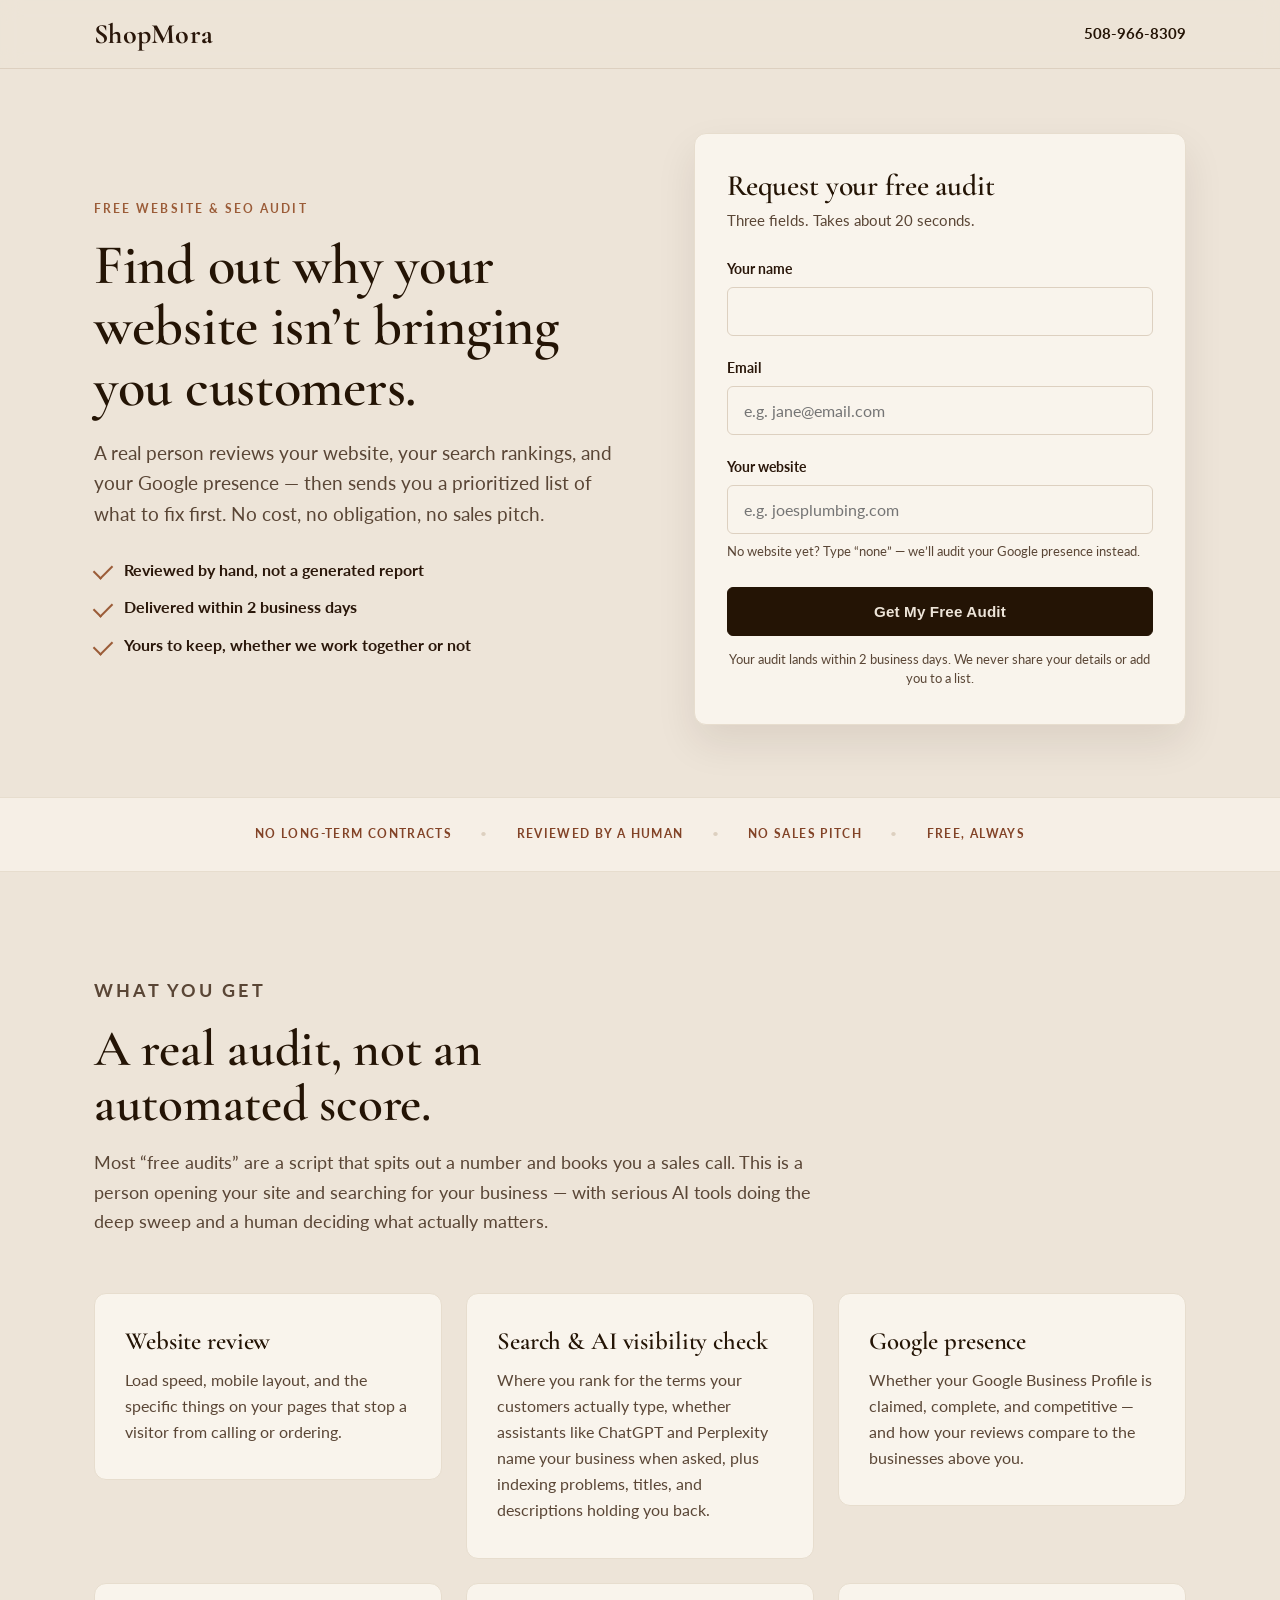
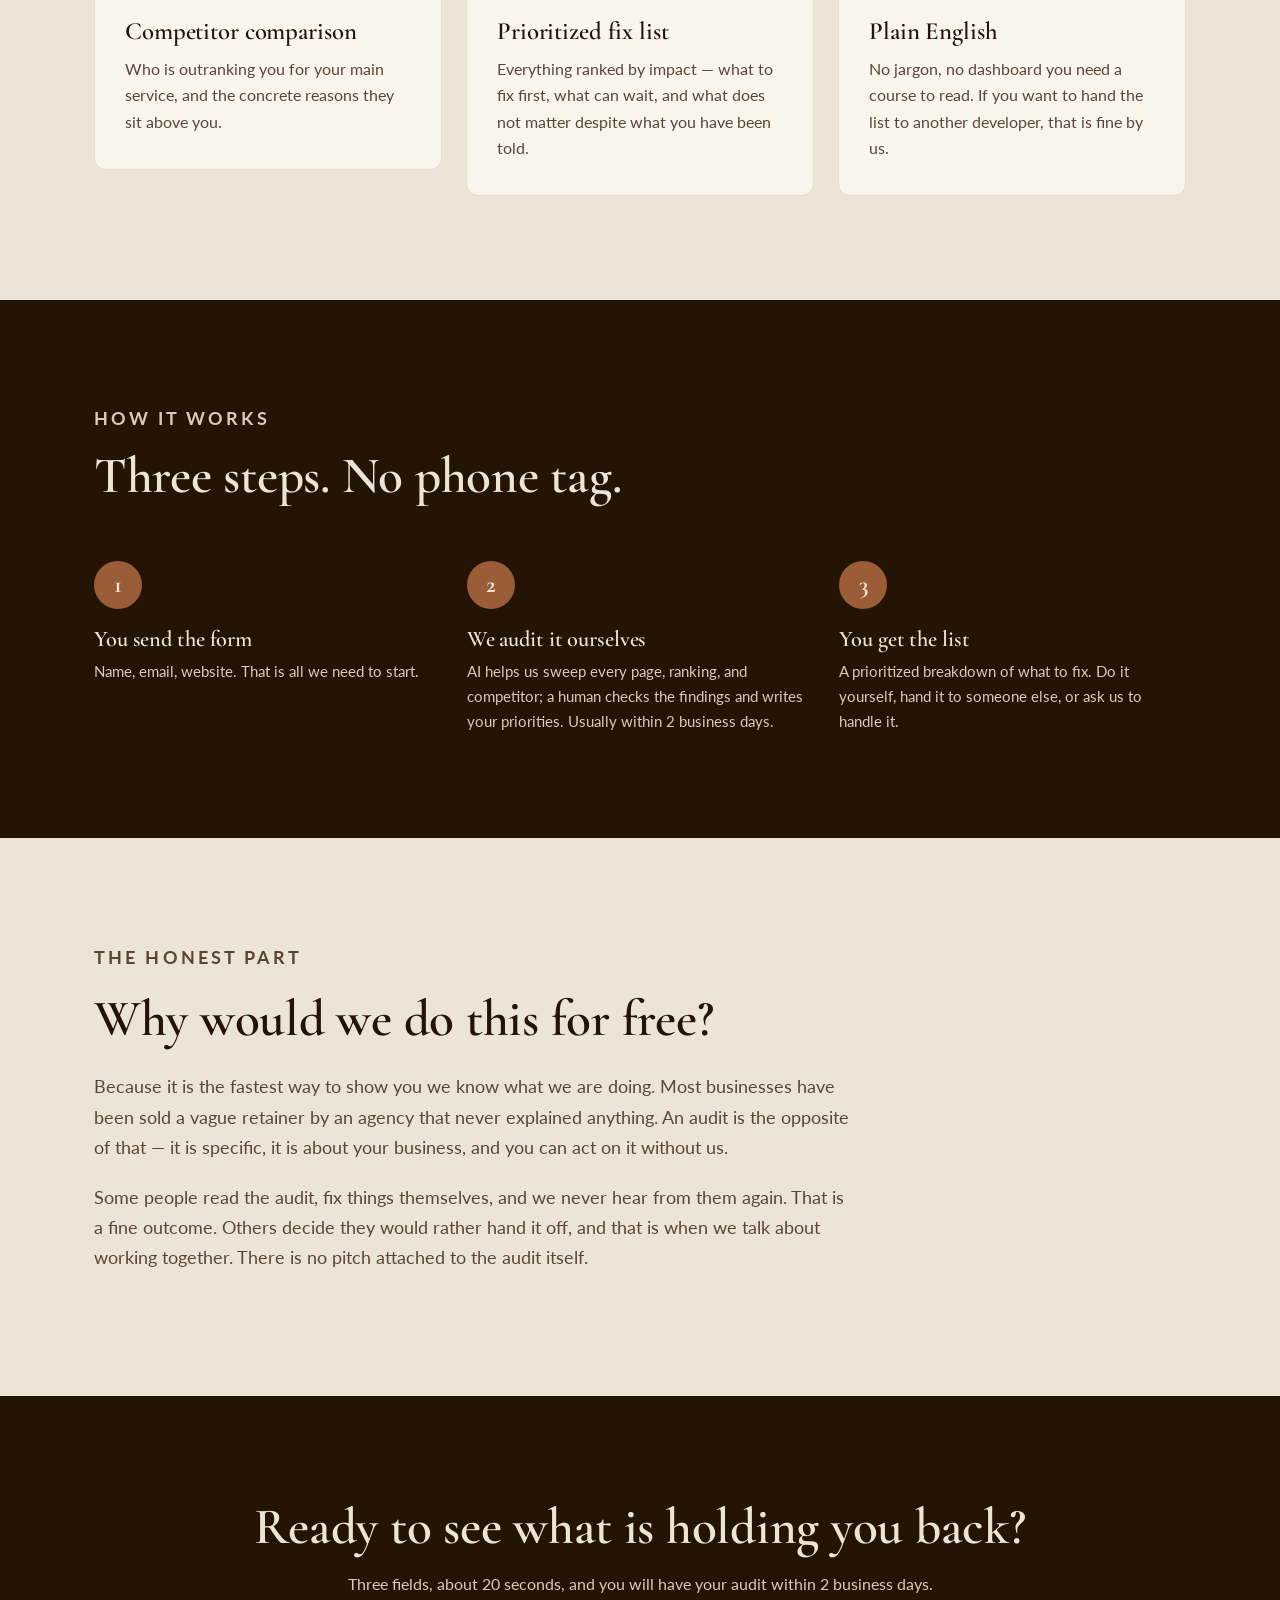
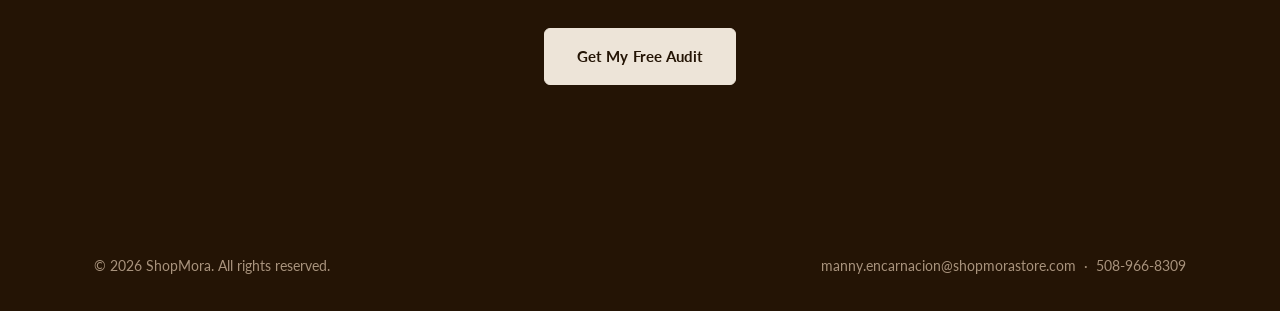
<file: audit.html>
<!DOCTYPE html>
<html lang="en">
<head>
<meta charset="UTF-8">
<meta name="viewport" content="width=device-width, initial-scale=1">
<title>Free Website &amp; SEO Audit &mdash; ShopMora</title>
<meta name="description" content="Get a free website and SEO audit from ShopMora. A real person reviews your site, rankings, and Google presence, then sends a prioritized fix list.">
<link rel="canonical" href="https://shopmorastore.com/audit">
<meta name="robots" content="noindex,follow">
<meta property="og:type" content="website">
<meta property="og:title" content="Free Website &amp; SEO Audit &mdash; ShopMora">
<meta property="og:description" content="A real person reviews your site, search rankings, and Google presence, then sends a prioritized list of what to fix first. No cost, no obligation.">
<meta property="og:url" content="https://shopmorastore.com/audit">
<meta property="og:image" content="https://shopmorastore.com/assets/og-image.jpg">
<meta name="twitter:card" content="summary_large_image">
<link rel="icon" href="/favicon.ico" sizes="any">
<link rel="icon" type="image/png" sizes="32x32" href="/favicon-32x32.png">
<link rel="icon" type="image/png" sizes="16x16" href="/favicon-16x16.png">
<link rel="apple-touch-icon" href="/apple-touch-icon.png">
<link rel="manifest" href="/site.webmanifest">
<meta name="theme-color" content="#9b5c38">
<link rel="preconnect" href="https://fonts.googleapis.com">
<link rel="preconnect" href="https://fonts.gstatic.com" crossorigin>
<link href="https://fonts.googleapis.com/css2?family=Cormorant+Garamond:wght@500;600;700&family=Lato:wght@400;700&display=swap" rel="stylesheet">
<link rel="stylesheet" href="styles.css">
<script type="application/ld+json">
{
  "@context": "https://schema.org",
  "@type": "ProfessionalService",
  "name": "ShopMora",
  "description": "Digital marketing studio offering website design, local SEO, and social media marketing for small businesses.",
  "url": "https://shopmorastore.com",
  "email": "manny.encarnacion@shopmorastore.com",
  "telephone": "+1-508-966-8309",
  "priceRange": "$$",
  "areaServed": "US",
  "makesOffer": {
    "@type": "Offer",
    "name": "Free Website & SEO Audit",
    "price": "0",
    "priceCurrency": "USD",
    "itemOffered": {
      "@type": "Service",
      "name": "Website and SEO Audit",
      "serviceType": "Website and search engine optimization review"
    }
  }
}
</script>
<script src="https://challenges.cloudflare.com/turnstile/v0/api.js" async defer></script>
</head>
<body>
<a href="#audit-form" class="skip">Skip to the audit form</a>

<header class="site lp-head">
  <div class="wrap nav">
    <a class="brand" href="/">ShopMora</a>
    <a class="lp-tel" href="tel:+15089668309">508-966-8309</a>
  </div>
</header>

<main id="main">

  <section class="lp-hero">
    <div class="wrap">
      <div class="lp-grid">
        <div class="lp-copy">
          <p class="eyebrow">Free Website &amp; SEO Audit</p>
          <h1>Find out why your website isn&rsquo;t bringing you customers.</h1>
          <p class="lead">A real person reviews your website, your search rankings, and your Google presence &mdash; then sends you a prioritized list of what to fix first. No cost, no obligation, no sales pitch.</p>
          <ul class="lp-ticks">
            <li>Reviewed by hand, not a generated report</li>
            <li>Delivered within 2 business days</li>
            <li>Yours to keep, whether we work together or not</li>
          </ul>
        </div>

        <div class="lp-formcard" id="audit-form">
          <h2 class="lp-formtitle">Request your free audit</h2>
          <p class="lp-formsub">Three fields. Takes about 20 seconds.</p>
          <form action="/api/lead" method="POST" novalidate>
            <input type="hidden" name="_form" value="audit">

            <div class="field">
              <label for="name">Your name</label>
              <input id="name" name="name" type="text" autocomplete="name" required>
            </div>
            <div class="field">
              <label for="email">Email</label>
              <input id="email" name="email" type="email" inputmode="email" autocomplete="email" placeholder="e.g. jane@email.com" spellcheck="false" required>
            </div>
            <div class="field">
              <label for="website">Your website</label>
              <input id="website" name="website" type="text" inputmode="url" autocomplete="url" placeholder="e.g. joesplumbing.com" spellcheck="false" required>
              <p class="lp-hint">No website yet? Type &ldquo;none&rdquo; &mdash; we&rsquo;ll audit your Google presence instead.</p>
            </div>
            <div class="cf-turnstile" data-sitekey="0x4AAAAAAFMafyIJkudBFLgu" data-appearance="interaction-only"></div>
            <button type="submit" class="btn btn-primary">Get My Free Audit</button>
            <p class="lp-fineprint">Your audit lands within 2 business days. We never share your details or add you to a list.</p>
          </form>
        </div>
      </div>
    </div>
  </section>

  <div class="trust">
    <div class="wrap">
      <span>No Long-Term Contracts</span><span class="dot">&bull;</span>
      <span>Reviewed by a Human</span><span class="dot">&bull;</span>
      <span>No Sales Pitch</span><span class="dot">&bull;</span>
      <span>Free, Always</span>
    </div>
  </div>

  <section>
    <div class="wrap">
      <div class="section-head">
        <p class="eyebrow">What You Get</p>
        <h2>A real audit, not an automated score.</h2>
        <p>Most &ldquo;free audits&rdquo; are a script that spits out a number and books you a sales call. This is a person opening your site and searching for your business &mdash; with <a href="/ai">serious AI tools</a> doing the deep sweep and a human deciding what actually matters.</p>
      </div>
      <div class="grid grid--cards">
        <div class="card reveal">
          <h3>Website review</h3>
          <p>Load speed, mobile layout, and the specific things on your pages that stop a visitor from calling or ordering.</p>
        </div>
        <div class="card reveal">
          <h3>Search &amp; AI visibility check</h3>
          <p>Where you rank for the terms your customers actually type, whether assistants like ChatGPT and Perplexity name your business when asked, plus indexing problems, titles, and descriptions holding you back.</p>
        </div>
        <div class="card reveal">
          <h3>Google presence</h3>
          <p>Whether your Google Business Profile is claimed, complete, and competitive &mdash; and how your reviews compare to the businesses above you.</p>
        </div>
        <div class="card reveal">
          <h3>Competitor comparison</h3>
          <p>Who is outranking you for your main service, and the concrete reasons they sit above you.</p>
        </div>
        <div class="card reveal">
          <h3>Prioritized fix list</h3>
          <p>Everything ranked by impact &mdash; what to fix first, what can wait, and what does not matter despite what you have been told.</p>
        </div>
        <div class="card reveal">
          <h3>Plain English</h3>
          <p>No jargon, no dashboard you need a course to read. If you want to hand the list to another developer, that is fine by us.</p>
        </div>
      </div>
    </div>
  </section>

  <section class="band-dark">
    <div class="wrap">
      <div class="section-head">
        <p class="eyebrow">How It Works</p>
        <h2>Three steps. No phone tag.</h2>
      </div>
      <div class="steps steps--3">
        <div class="step reveal">
          <div class="num">1</div>
          <h3>You send the form</h3>
          <p>Name, email, website. That is all we need to start.</p>
        </div>
        <div class="step reveal">
          <div class="num">2</div>
          <h3>We audit it ourselves</h3>
          <p>AI helps us sweep every page, ranking, and competitor; a human checks the findings and writes your priorities. Usually within 2 business days.</p>
        </div>
        <div class="step reveal">
          <div class="num">3</div>
          <h3>You get the list</h3>
          <p>A prioritized breakdown of what to fix. Do it yourself, hand it to someone else, or ask us to handle it.</p>
        </div>
      </div>
    </div>
  </section>

  <section>
    <div class="wrap">
      <div class="prose">
        <p class="eyebrow">The Honest Part</p>
        <h2 class="lp-h2">Why would we do this for free?</h2>
        <p>Because it is the fastest way to show you we know what we are doing. Most businesses have been sold a vague retainer by an agency that never explained anything. An audit is the opposite of that &mdash; it is specific, it is about your business, and you can act on it without us.</p>
        <p>Some people read the audit, fix things themselves, and we never hear from them again. That is a fine outcome. Others decide they would rather hand it off, and that is when we talk about working together. There is no pitch attached to the audit itself.</p>
      </div>
    </div>
  </section>

  <section class="cta band-dark">
    <div class="wrap">
      <h2>Ready to see what is holding you back?</h2>
      <p>Three fields, about 20 seconds, and you will have your audit within 2 business days.</p>
      <a class="btn lp-btn-invert" href="#audit-form">Get My Free Audit</a>
    </div>
  </section>

</main>

<footer class="site">
  <div class="wrap">
    <div class="foot-bottom lp-foot">
      <span>&copy; <span id="yr"></span> ShopMora. All rights reserved.</span>
      <span><a href="mailto:manny.encarnacion@shopmorastore.com">manny.encarnacion@shopmorastore.com</a> &nbsp;&middot;&nbsp; <a href="tel:+15089668309">508-966-8309</a></span>
    </div>
  </div>
</footer>

<script>
document.getElementById('yr').textContent=new Date().getFullYear();
(function(){
  var els=document.querySelectorAll('.reveal');
  if('IntersectionObserver'in window){
    var io=new IntersectionObserver(function(es){es.forEach(function(e){if(e.isIntersecting){e.target.classList.add('in');io.unobserve(e.target)}})},{threshold:.12});
    els.forEach(function(el){io.observe(el)});
  } else { els.forEach(function(el){el.classList.add('in')}); }
})();
</script>
<!-- Cloudflare Web Analytics --><script defer src="https://static.cloudflareinsights.com/beacon.min.js" data-cf-beacon='{"token": "fbd0f60b4d534833815ce42ae4a2dd2b"}'></script><!-- End Cloudflare Web Analytics -->
</body>
</html>
</file>
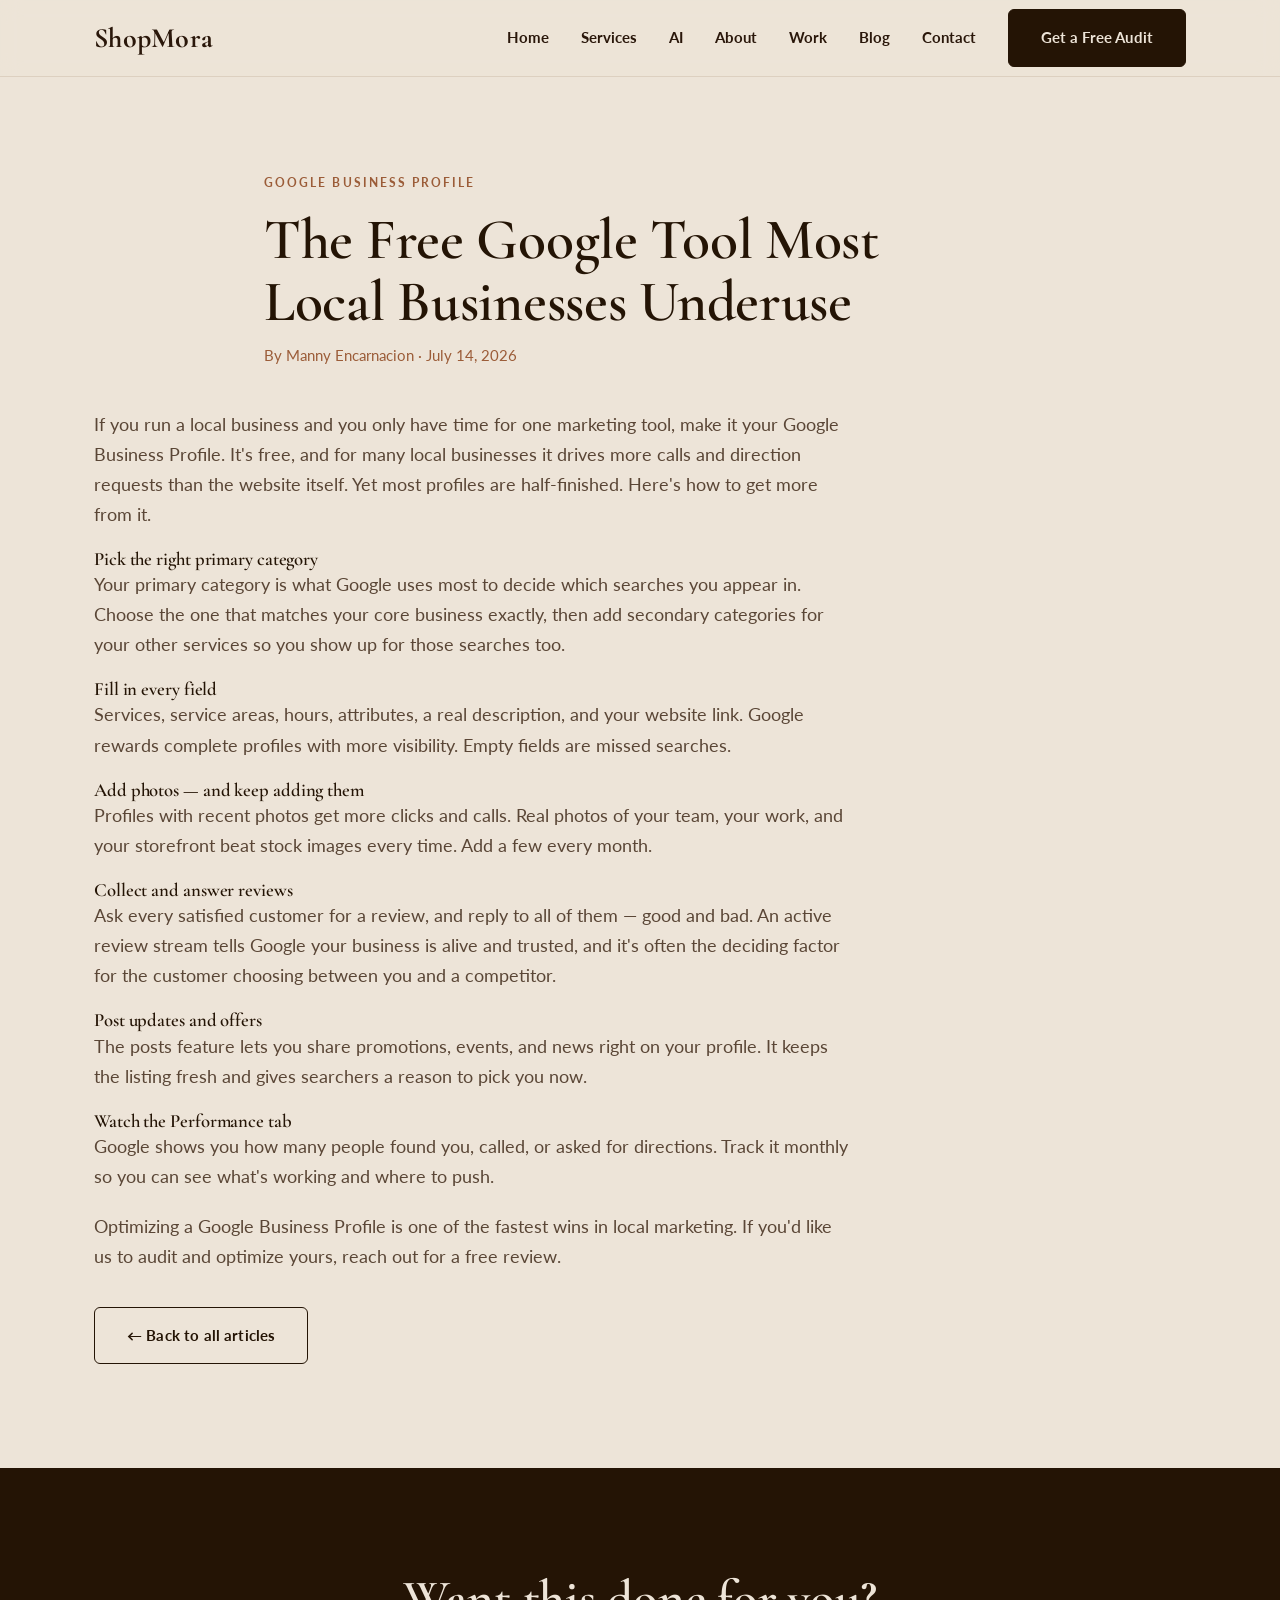
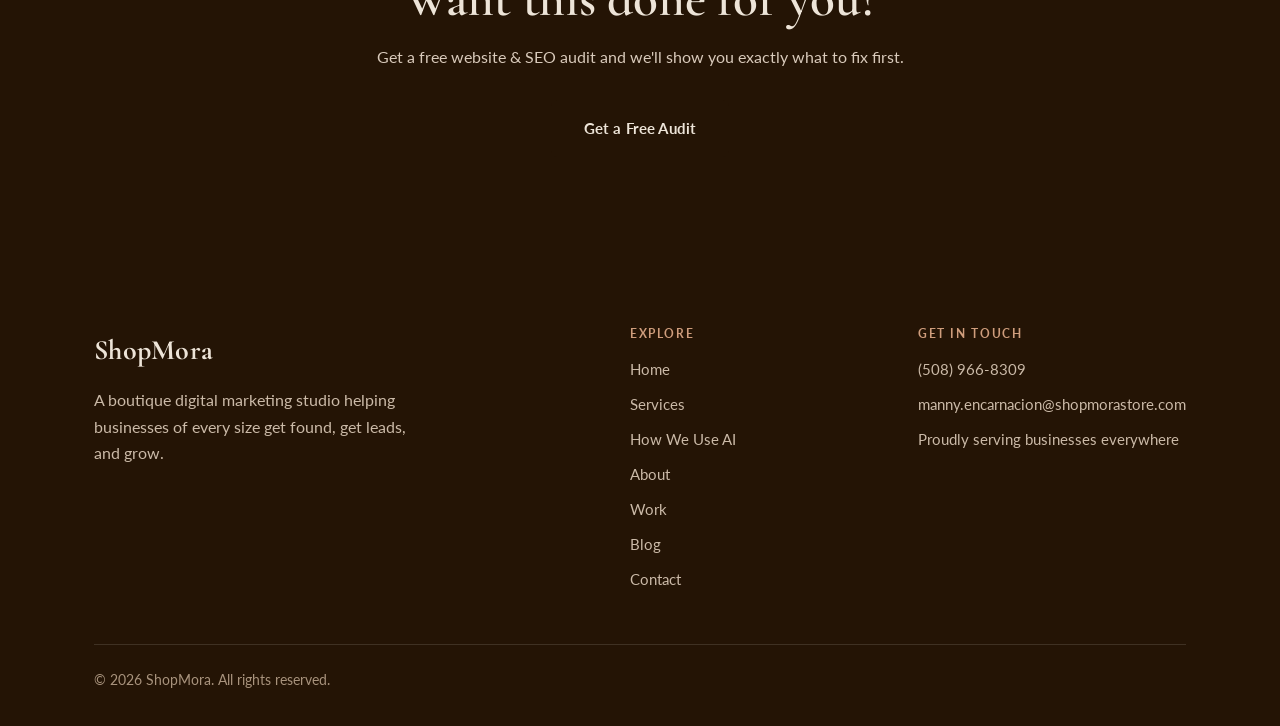
<file: blog-google-business-profile.html>
<!DOCTYPE html>
<html lang="en">
<head>
<meta charset="UTF-8">
<meta name="viewport" content="width=device-width, initial-scale=1">
<title>The Free Google Tool Most Local Businesses Underuse | ShopMora</title>
<meta name="description" content="Your Google Business Profile can drive more local leads than your website. Here's how small businesses can get the most from it.">
<link rel="canonical" href="https://shopmorastore.com/blog-google-business-profile">
<meta property="og:type" content="article">
<meta property="og:title" content="The Free Google Tool Most Local Businesses Underuse">
<meta property="og:description" content="Your Google Business Profile can drive more local leads than your website. Here's how small businesses can get the most from it.">
<meta property="og:url" content="https://shopmorastore.com/blog-google-business-profile">
<meta property="og:image" content="https://shopmorastore.com/assets/og-image.jpg">
<meta name="twitter:card" content="summary_large_image">
<link rel="icon" href="/favicon.ico" sizes="any">
<link rel="icon" type="image/png" sizes="32x32" href="/favicon-32x32.png">
<link rel="icon" type="image/png" sizes="16x16" href="/favicon-16x16.png">
<link rel="apple-touch-icon" href="/apple-touch-icon.png">
<link rel="manifest" href="/site.webmanifest">
<meta name="theme-color" content="#9b5c38">
<link rel="preconnect" href="https://fonts.googleapis.com">
<link rel="preconnect" href="https://fonts.gstatic.com" crossorigin>
<link href="https://fonts.googleapis.com/css2?family=Cormorant+Garamond:wght@500;600;700&family=Lato:wght@400;700&display=swap" rel="stylesheet">
<link rel="stylesheet" href="styles.css">
<script type="application/ld+json">
{"@context":"https://schema.org","@type":"BlogPosting","headline":"The Free Google Tool Most Local Businesses Underuse","description":"Your Google Business Profile can drive more local leads than your website. Here's how small businesses can get the most from it.","image":"https://shopmorastore.com/assets/og-image.jpg","author":{"@type":"Person","name":"Manny Encarnacion"},"publisher":{"@type":"Organization","name":"ShopMora","url":"https://shopmorastore.com"},"datePublished":"2026-07-14","dateModified":"2026-07-19","mainEntityOfPage":"https://shopmorastore.com/blog-google-business-profile"}
</script>
</head>
<body>
<a href="#main" class="skip">Skip to content</a>
<header class="site">
  <div class="wrap nav">
    <a class="brand" href="/">ShopMora</a>
    <nav class="nav-links" id="nav" aria-label="Primary">
      <a href="/">Home</a>
      <a href="/services">Services</a>
      <a href="/ai">AI</a>
      <a href="/about">About</a>
      <a href="/work">Work</a>
      <a href="/blog">Blog</a>
      <a href="/contact">Contact</a>
      <a class="btn btn-primary" href="/audit">Get a Free Audit</a>
    </nav>
    <button class="menu-toggle" aria-label="Menu" aria-expanded="false" aria-controls="nav">&#9776;</button>
  </div>
</header>
<main id="main">
  <article>
    <section class="hero" style="padding:96px 0 32px;text-align:left">
      <div class="wrap" style="max-width:800px">
        <p class="eyebrow">Google Business Profile</p>
        <h1 style="font-size:clamp(2.2rem,5vw,3.6rem)">The Free Google Tool Most Local Businesses Underuse</h1>
        <p class="post-meta" style="color:#9b5c38;font-size:.95rem;margin-top:10px">By Manny Encarnacion &middot; July 14, 2026</p>
      </div>
    </section>
    <section style="padding-top:8px">
      <div class="wrap"><div class="prose">
<p>If you run a local business and you only have time for one marketing tool, make it your Google Business Profile. It's free, and for many local businesses it drives more calls and direction requests than the website itself. Yet most profiles are half-finished. Here's how to get more from it.</p>
        <h3>Pick the right primary category</h3>
        <p>Your primary category is what Google uses most to decide which searches you appear in. Choose the one that matches your core business exactly, then add secondary categories for your other services so you show up for those searches too.</p>
        <h3>Fill in every field</h3>
        <p>Services, service areas, hours, attributes, a real description, and your website link. Google rewards complete profiles with more visibility. Empty fields are missed searches.</p>
        <h3>Add photos &mdash; and keep adding them</h3>
        <p>Profiles with recent photos get more clicks and calls. Real photos of your team, your work, and your storefront beat stock images every time. Add a few every month.</p>
        <h3>Collect and answer reviews</h3>
        <p>Ask every satisfied customer for a review, and reply to all of them &mdash; good and bad. An active review stream tells Google your business is alive and trusted, and it's often the deciding factor for the customer choosing between you and a competitor.</p>
        <h3>Post updates and offers</h3>
        <p>The posts feature lets you share promotions, events, and news right on your profile. It keeps the listing fresh and gives searchers a reason to pick you now.</p>
        <h3>Watch the Performance tab</h3>
        <p>Google shows you how many people found you, called, or asked for directions. Track it monthly so you can see what's working and where to push.</p>
        <p>Optimizing a Google Business Profile is one of the fastest wins in local marketing. If you'd like us to audit and optimize yours, reach out for a free review.</p>
      </div>
      <p style="margin-top:36px"><a class="btn btn-ghost" href="/blog">&larr; Back to all articles</a></p>
      </div>
    </section>
    <section class="band-dark cta">
      <div class="wrap reveal">
        <h2>Want this done for you?</h2>
        <p>Get a free website &amp; SEO audit and we'll show you exactly what to fix first.</p>
        <a class="btn btn-primary" href="/audit">Get a Free Audit</a>
      </div>
    </section>
  </article>
</main>
<footer class="site">
  <div class="wrap">
    <div class="foot-grid">
      <div>
        <a class="brand" href="/">ShopMora</a>
        <p style="margin-top:14px;max-width:320px;">A boutique digital marketing studio helping businesses of every size get found, get leads, and grow.</p>
      </div>
      <div>
        <h4>Explore</h4>
        <ul>
          <li><a href="/">Home</a></li>
          <li><a href="/services">Services</a></li>
          <li><a href="/ai">How We Use AI</a></li>
          <li><a href="/about">About</a></li>
          <li><a href="/work">Work</a></li>
          <li><a href="/blog">Blog</a></li>
          <li><a href="/contact">Contact</a></li>
        </ul>
      </div>
      <div>
        <h4>Get in Touch</h4>
        <ul>
          <li><a href="tel:+15089668309">(508) 966-8309</a></li>
          <li><a href="mailto:manny.encarnacion@shopmorastore.com">manny.encarnacion@shopmorastore.com</a></li>
          <li>Proudly serving businesses everywhere</li>
        </ul>
      </div>
    </div>
    <div class="foot-bottom">&copy; <span id="yr"></span> ShopMora. All rights reserved.</div>
  </div>
</footer>
<script>
document.getElementById('yr').textContent=new Date().getFullYear();
(function(){var t=document.querySelector('.menu-toggle'),n=document.getElementById('nav');
if(t)t.addEventListener('click',function(){var o=n.classList.toggle('open');t.setAttribute('aria-expanded',o)});
var els=document.querySelectorAll('.reveal');
if('IntersectionObserver'in window){var io=new IntersectionObserver(function(es){es.forEach(function(e){if(e.isIntersecting){e.target.classList.add('in');io.unobserve(e.target)}})},{threshold:.12});els.forEach(function(el){io.observe(el)})}
else{els.forEach(function(el){el.classList.add('in')})}})();
</script>
<!-- Cloudflare Web Analytics --><script defer src="https://static.cloudflareinsights.com/beacon.min.js" data-cf-beacon='{"token": "fbd0f60b4d534833815ce42ae4a2dd2b"}'></script><!-- End Cloudflare Web Analytics -->
</body>
</html>
</file>
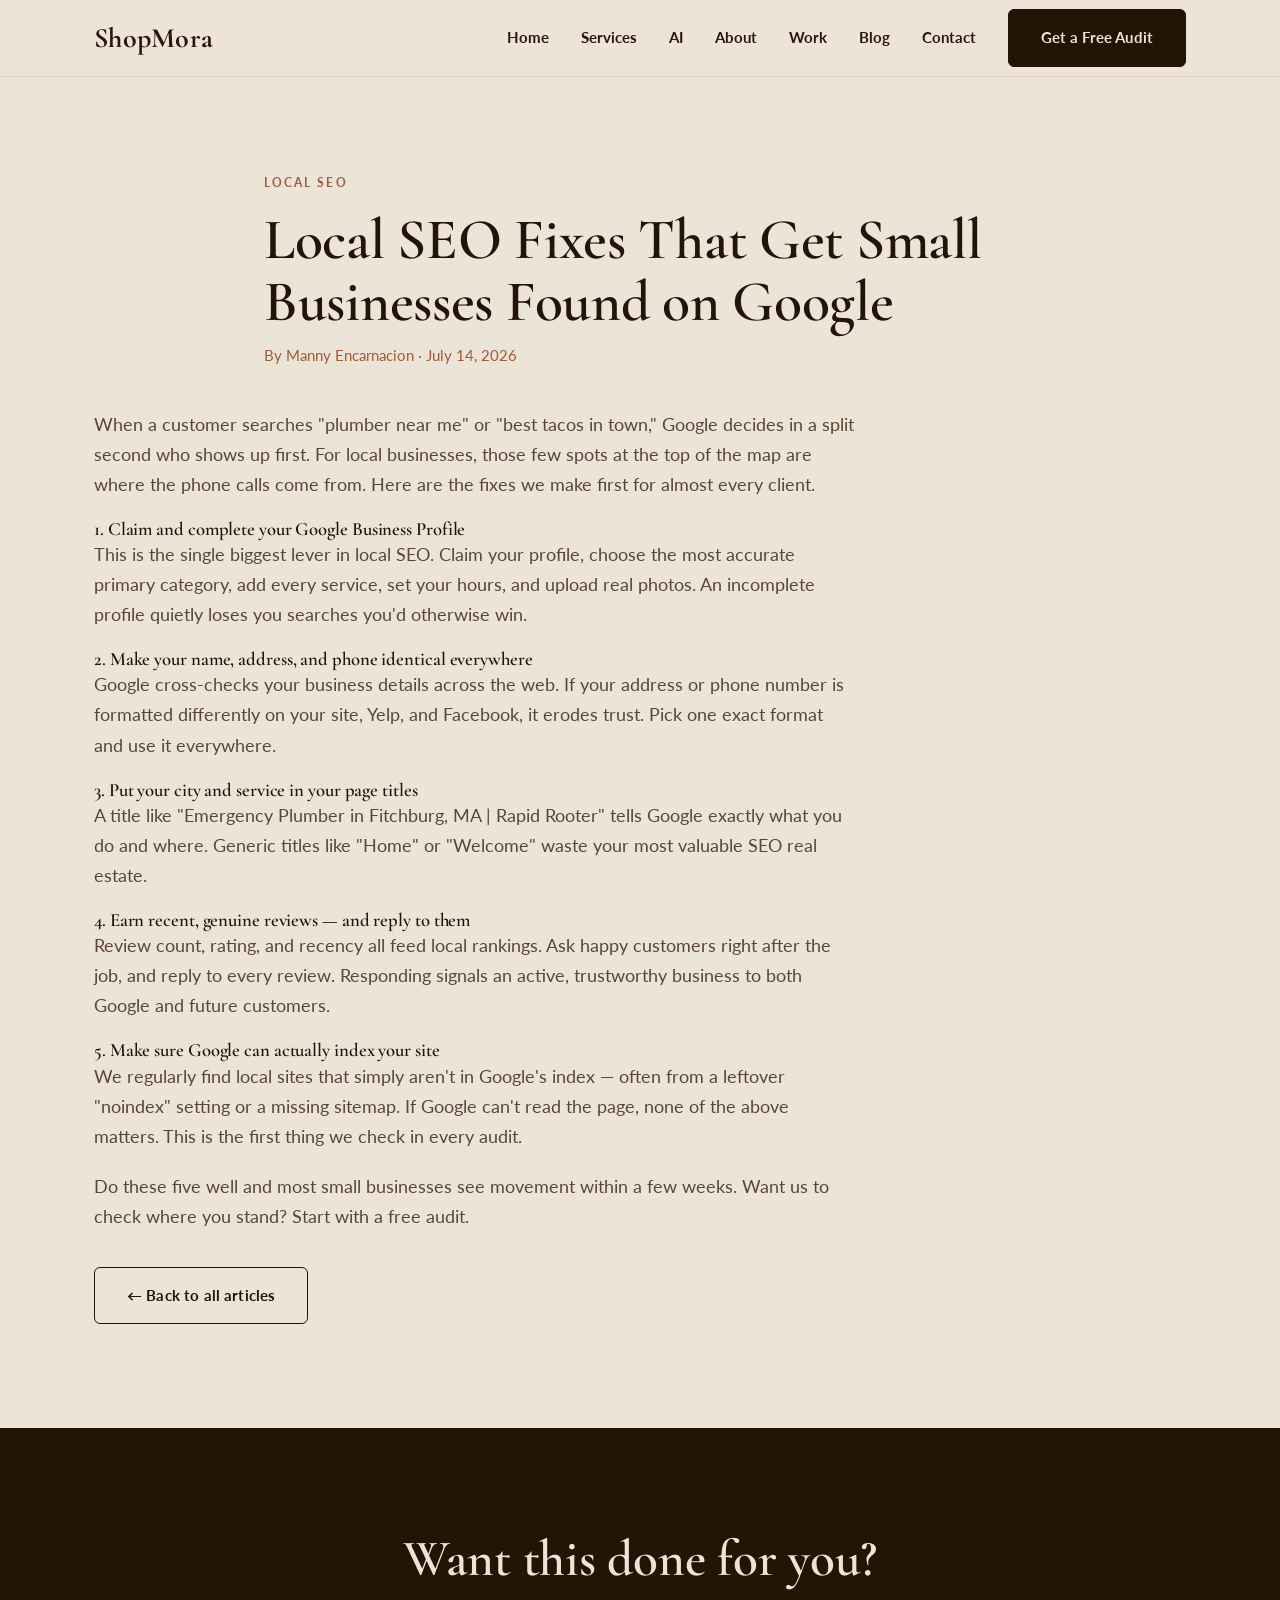
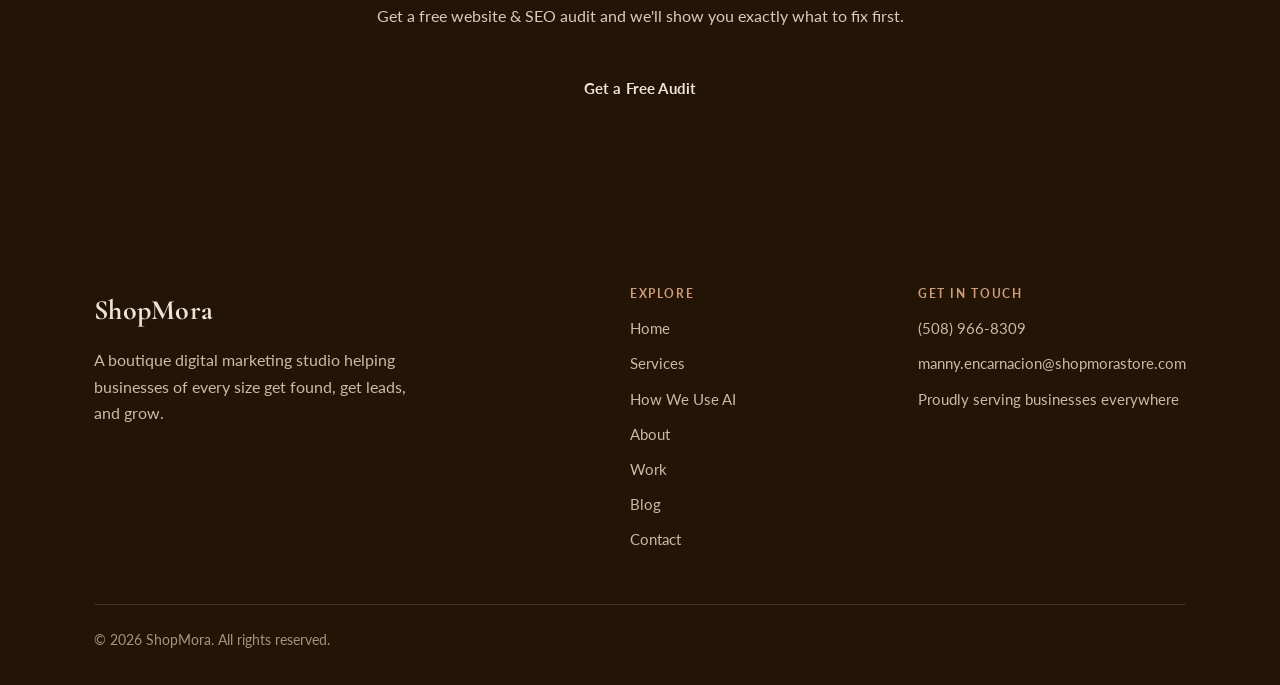
<file: blog-local-seo.html>
<!DOCTYPE html>
<html lang="en">
<head>
<meta charset="UTF-8">
<meta name="viewport" content="width=device-width, initial-scale=1">
<title>Local SEO Fixes That Get Small Businesses Found on Google | ShopMora</title>
<meta name="description" content="The highest-impact local SEO fixes ShopMora makes first to get small businesses ranking in Google's local map pack.">
<link rel="canonical" href="https://shopmorastore.com/blog-local-seo">
<meta property="og:type" content="article">
<meta property="og:title" content="Local SEO Fixes That Get Small Businesses Found on Google">
<meta property="og:description" content="The highest-impact local SEO fixes ShopMora makes first to get small businesses ranking in Google's local map pack.">
<meta property="og:url" content="https://shopmorastore.com/blog-local-seo">
<meta property="og:image" content="https://shopmorastore.com/assets/og-image.jpg">
<meta name="twitter:card" content="summary_large_image">
<link rel="icon" href="/favicon.ico" sizes="any">
<link rel="icon" type="image/png" sizes="32x32" href="/favicon-32x32.png">
<link rel="icon" type="image/png" sizes="16x16" href="/favicon-16x16.png">
<link rel="apple-touch-icon" href="/apple-touch-icon.png">
<link rel="manifest" href="/site.webmanifest">
<meta name="theme-color" content="#9b5c38">
<link rel="preconnect" href="https://fonts.googleapis.com">
<link rel="preconnect" href="https://fonts.gstatic.com" crossorigin>
<link href="https://fonts.googleapis.com/css2?family=Cormorant+Garamond:wght@500;600;700&family=Lato:wght@400;700&display=swap" rel="stylesheet">
<link rel="stylesheet" href="styles.css">
<script type="application/ld+json">
{"@context":"https://schema.org","@type":"BlogPosting","headline":"Local SEO Fixes That Get Small Businesses Found on Google","description":"The highest-impact local SEO fixes ShopMora makes first to get small businesses ranking in Google's local map pack.","image":"https://shopmorastore.com/assets/og-image.jpg","author":{"@type":"Person","name":"Manny Encarnacion"},"publisher":{"@type":"Organization","name":"ShopMora","url":"https://shopmorastore.com"},"datePublished":"2026-07-14","dateModified":"2026-07-19","mainEntityOfPage":"https://shopmorastore.com/blog-local-seo"}
</script>
</head>
<body>
<a href="#main" class="skip">Skip to content</a>
<header class="site">
  <div class="wrap nav">
    <a class="brand" href="/">ShopMora</a>
    <nav class="nav-links" id="nav" aria-label="Primary">
      <a href="/">Home</a>
      <a href="/services">Services</a>
      <a href="/ai">AI</a>
      <a href="/about">About</a>
      <a href="/work">Work</a>
      <a href="/blog">Blog</a>
      <a href="/contact">Contact</a>
      <a class="btn btn-primary" href="/audit">Get a Free Audit</a>
    </nav>
    <button class="menu-toggle" aria-label="Menu" aria-expanded="false" aria-controls="nav">&#9776;</button>
  </div>
</header>
<main id="main">
  <article>
    <section class="hero" style="padding:96px 0 32px;text-align:left">
      <div class="wrap" style="max-width:800px">
        <p class="eyebrow">Local SEO</p>
        <h1 style="font-size:clamp(2.2rem,5vw,3.6rem)">Local SEO Fixes That Get Small Businesses Found on Google</h1>
        <p class="post-meta" style="color:#9b5c38;font-size:.95rem;margin-top:10px">By Manny Encarnacion &middot; July 14, 2026</p>
      </div>
    </section>
    <section style="padding-top:8px">
      <div class="wrap"><div class="prose">
<p>When a customer searches "plumber near me" or "best tacos in town," Google decides in a split second who shows up first. For local businesses, those few spots at the top of the map are where the phone calls come from. Here are the fixes we make first for almost every client.</p>
        <h3>1. Claim and complete your Google Business Profile</h3>
        <p>This is the single biggest lever in local SEO. Claim your profile, choose the most accurate primary category, add every service, set your hours, and upload real photos. An incomplete profile quietly loses you searches you'd otherwise win.</p>
        <h3>2. Make your name, address, and phone identical everywhere</h3>
        <p>Google cross-checks your business details across the web. If your address or phone number is formatted differently on your site, Yelp, and Facebook, it erodes trust. Pick one exact format and use it everywhere.</p>
        <h3>3. Put your city and service in your page titles</h3>
        <p>A title like "Emergency Plumber in Fitchburg, MA | Rapid Rooter" tells Google exactly what you do and where. Generic titles like "Home" or "Welcome" waste your most valuable SEO real estate.</p>
        <h3>4. Earn recent, genuine reviews &mdash; and reply to them</h3>
        <p>Review count, rating, and recency all feed local rankings. Ask happy customers right after the job, and reply to every review. Responding signals an active, trustworthy business to both Google and future customers.</p>
        <h3>5. Make sure Google can actually index your site</h3>
        <p>We regularly find local sites that simply aren't in Google's index &mdash; often from a leftover "noindex" setting or a missing sitemap. If Google can't read the page, none of the above matters. This is the first thing we check in every audit.</p>
        <p>Do these five well and most small businesses see movement within a few weeks. Want us to check where you stand? Start with a free audit.</p>
      </div>
      <p style="margin-top:36px"><a class="btn btn-ghost" href="/blog">&larr; Back to all articles</a></p>
      </div>
    </section>
    <section class="band-dark cta">
      <div class="wrap reveal">
        <h2>Want this done for you?</h2>
        <p>Get a free website &amp; SEO audit and we'll show you exactly what to fix first.</p>
        <a class="btn btn-primary" href="/audit">Get a Free Audit</a>
      </div>
    </section>
  </article>
</main>
<footer class="site">
  <div class="wrap">
    <div class="foot-grid">
      <div>
        <a class="brand" href="/">ShopMora</a>
        <p style="margin-top:14px;max-width:320px;">A boutique digital marketing studio helping businesses of every size get found, get leads, and grow.</p>
      </div>
      <div>
        <h4>Explore</h4>
        <ul>
          <li><a href="/">Home</a></li>
          <li><a href="/services">Services</a></li>
          <li><a href="/ai">How We Use AI</a></li>
          <li><a href="/about">About</a></li>
          <li><a href="/work">Work</a></li>
          <li><a href="/blog">Blog</a></li>
          <li><a href="/contact">Contact</a></li>
        </ul>
      </div>
      <div>
        <h4>Get in Touch</h4>
        <ul>
          <li><a href="tel:+15089668309">(508) 966-8309</a></li>
          <li><a href="mailto:manny.encarnacion@shopmorastore.com">manny.encarnacion@shopmorastore.com</a></li>
          <li>Proudly serving businesses everywhere</li>
        </ul>
      </div>
    </div>
    <div class="foot-bottom">&copy; <span id="yr"></span> ShopMora. All rights reserved.</div>
  </div>
</footer>
<script>
document.getElementById('yr').textContent=new Date().getFullYear();
(function(){var t=document.querySelector('.menu-toggle'),n=document.getElementById('nav');
if(t)t.addEventListener('click',function(){var o=n.classList.toggle('open');t.setAttribute('aria-expanded',o)});
var els=document.querySelectorAll('.reveal');
if('IntersectionObserver'in window){var io=new IntersectionObserver(function(es){es.forEach(function(e){if(e.isIntersecting){e.target.classList.add('in');io.unobserve(e.target)}})},{threshold:.12});els.forEach(function(el){io.observe(el)})}
else{els.forEach(function(el){el.classList.add('in')})}})();
</script>
<!-- Cloudflare Web Analytics --><script defer src="https://static.cloudflareinsights.com/beacon.min.js" data-cf-beacon='{"token": "fbd0f60b4d534833815ce42ae4a2dd2b"}'></script><!-- End Cloudflare Web Analytics -->
</body>
</html>
</file>
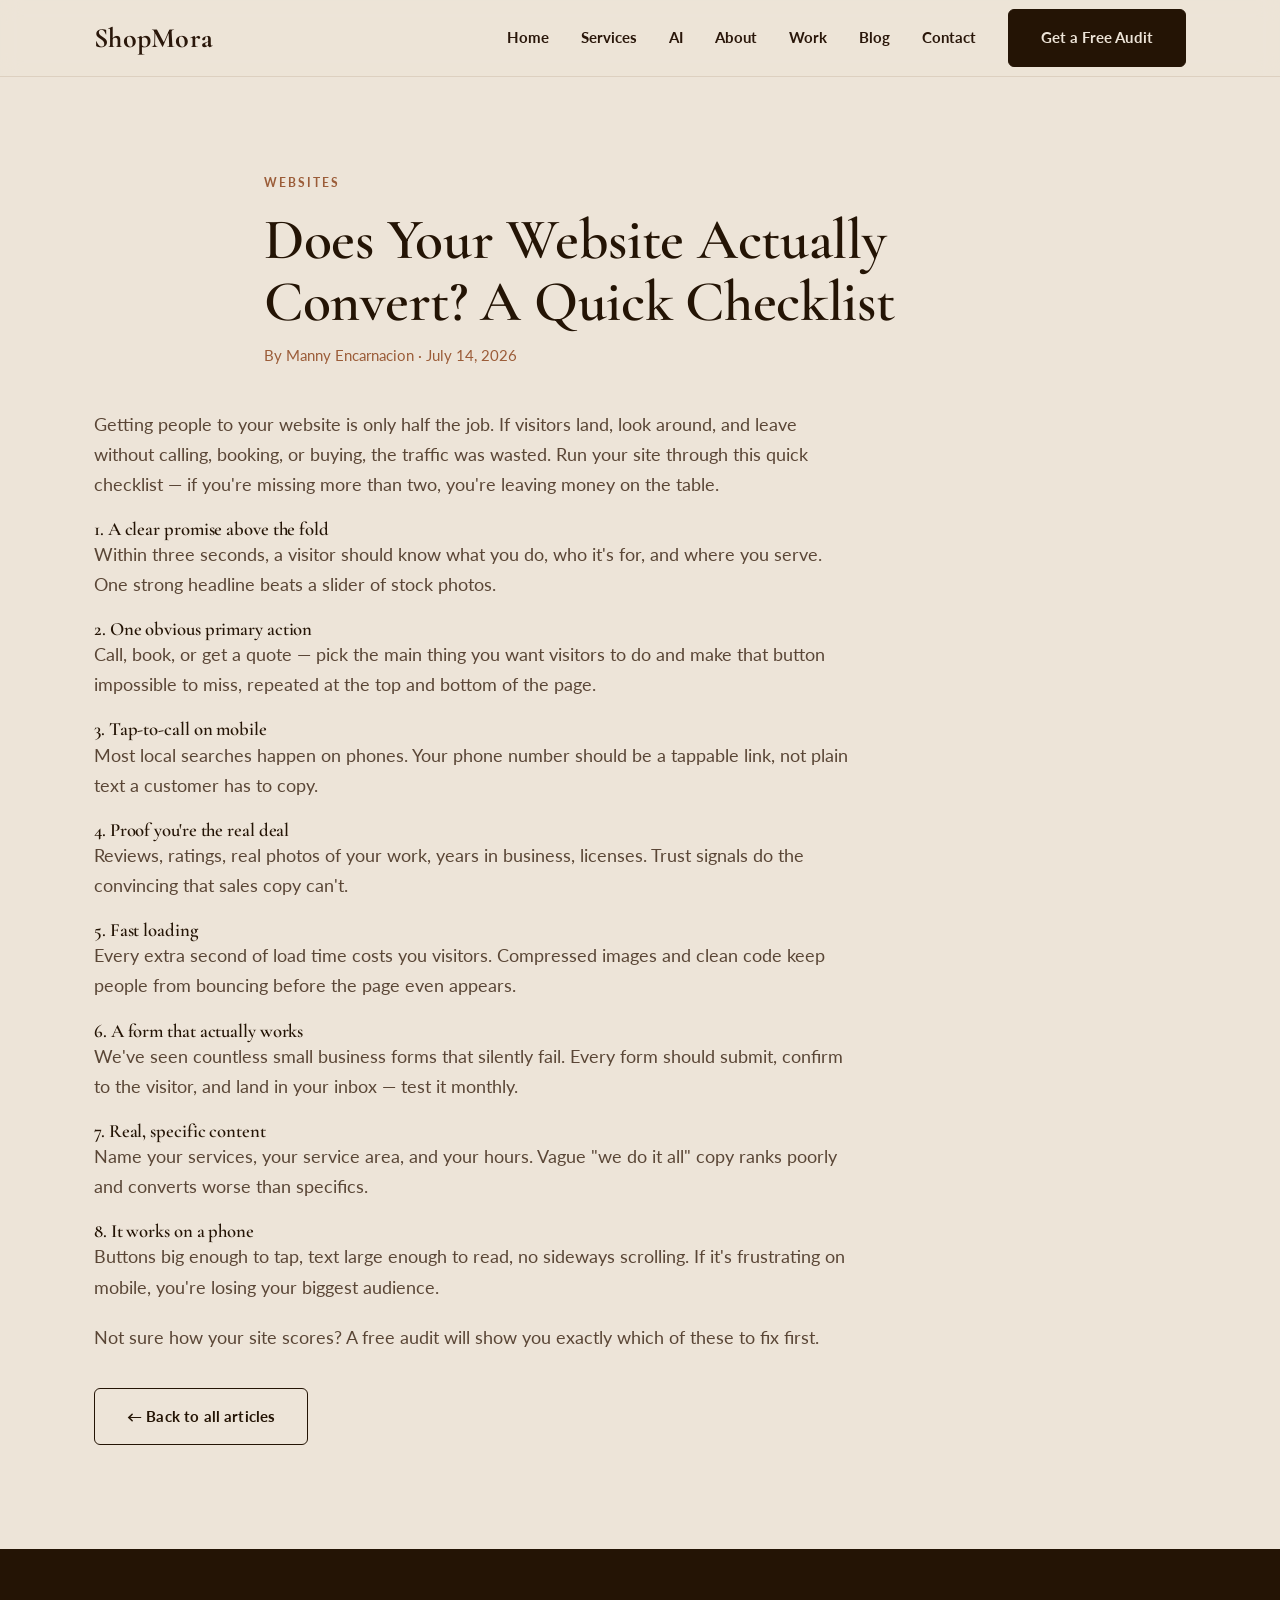
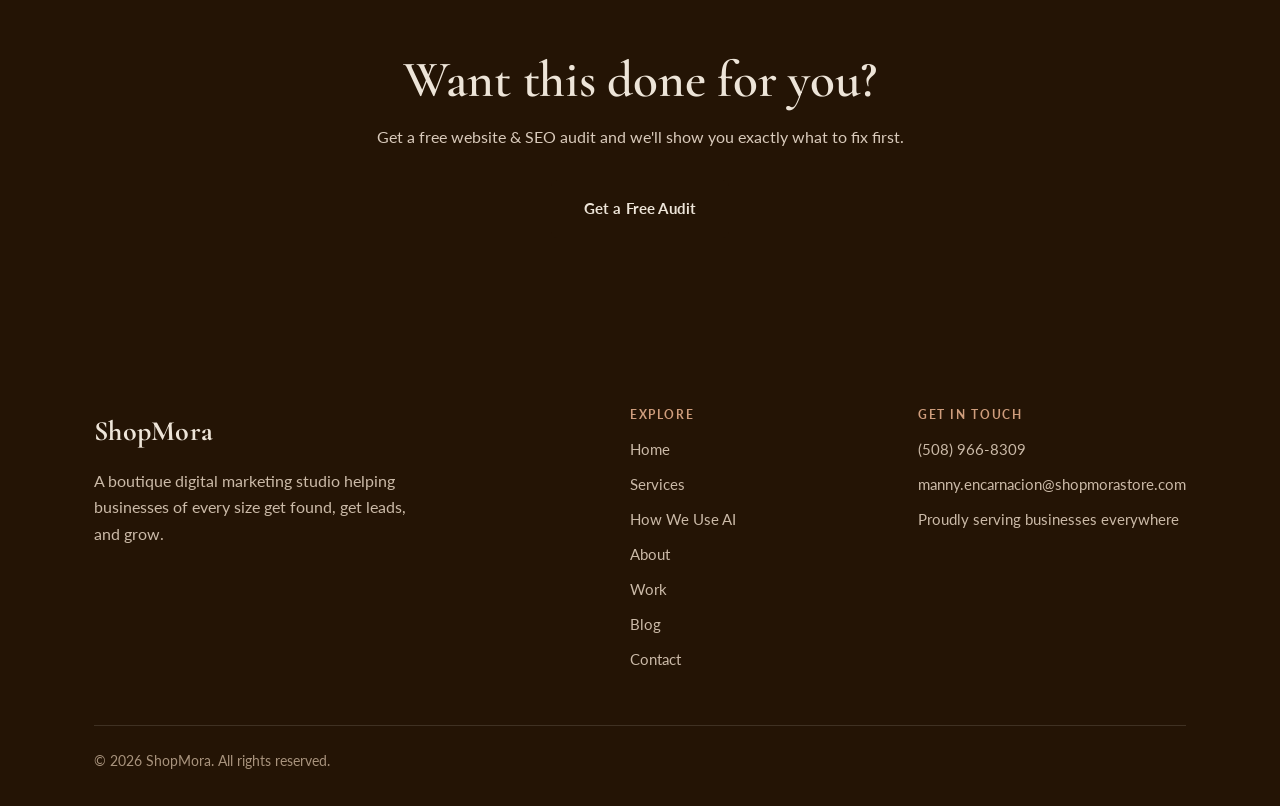
<file: blog-website-convert.html>
<!DOCTYPE html>
<html lang="en">
<head>
<meta charset="UTF-8">
<meta name="viewport" content="width=device-width, initial-scale=1">
<title>Does Your Website Actually Convert? A Quick Checklist | ShopMora</title>
<meta name="description" content="Traffic means nothing if visitors don't act. An 8-point checklist every small business website needs to turn visitors into customers.">
<link rel="canonical" href="https://shopmorastore.com/blog-website-convert">
<meta property="og:type" content="article">
<meta property="og:title" content="Does Your Website Actually Convert? A Quick Checklist">
<meta property="og:description" content="Traffic means nothing if visitors don't act. An 8-point checklist every small business website needs to turn visitors into customers.">
<meta property="og:url" content="https://shopmorastore.com/blog-website-convert">
<meta property="og:image" content="https://shopmorastore.com/assets/og-image.jpg">
<meta name="twitter:card" content="summary_large_image">
<link rel="icon" href="/favicon.ico" sizes="any">
<link rel="icon" type="image/png" sizes="32x32" href="/favicon-32x32.png">
<link rel="icon" type="image/png" sizes="16x16" href="/favicon-16x16.png">
<link rel="apple-touch-icon" href="/apple-touch-icon.png">
<link rel="manifest" href="/site.webmanifest">
<meta name="theme-color" content="#9b5c38">
<link rel="preconnect" href="https://fonts.googleapis.com">
<link rel="preconnect" href="https://fonts.gstatic.com" crossorigin>
<link href="https://fonts.googleapis.com/css2?family=Cormorant+Garamond:wght@500;600;700&family=Lato:wght@400;700&display=swap" rel="stylesheet">
<link rel="stylesheet" href="styles.css">
<script type="application/ld+json">
{"@context":"https://schema.org","@type":"BlogPosting","headline":"Does Your Website Actually Convert? A Quick Checklist","description":"Traffic means nothing if visitors don't act. An 8-point checklist every small business website needs to turn visitors into customers.","image":"https://shopmorastore.com/assets/og-image.jpg","author":{"@type":"Person","name":"Manny Encarnacion"},"publisher":{"@type":"Organization","name":"ShopMora","url":"https://shopmorastore.com"},"datePublished":"2026-07-14","dateModified":"2026-07-19","mainEntityOfPage":"https://shopmorastore.com/blog-website-convert"}
</script>
</head>
<body>
<a href="#main" class="skip">Skip to content</a>
<header class="site">
  <div class="wrap nav">
    <a class="brand" href="/">ShopMora</a>
    <nav class="nav-links" id="nav" aria-label="Primary">
      <a href="/">Home</a>
      <a href="/services">Services</a>
      <a href="/ai">AI</a>
      <a href="/about">About</a>
      <a href="/work">Work</a>
      <a href="/blog">Blog</a>
      <a href="/contact">Contact</a>
      <a class="btn btn-primary" href="/audit">Get a Free Audit</a>
    </nav>
    <button class="menu-toggle" aria-label="Menu" aria-expanded="false" aria-controls="nav">&#9776;</button>
  </div>
</header>
<main id="main">
  <article>
    <section class="hero" style="padding:96px 0 32px;text-align:left">
      <div class="wrap" style="max-width:800px">
        <p class="eyebrow">Websites</p>
        <h1 style="font-size:clamp(2.2rem,5vw,3.6rem)">Does Your Website Actually Convert? A Quick Checklist</h1>
        <p class="post-meta" style="color:#9b5c38;font-size:.95rem;margin-top:10px">By Manny Encarnacion &middot; July 14, 2026</p>
      </div>
    </section>
    <section style="padding-top:8px">
      <div class="wrap"><div class="prose">
<p>Getting people to your website is only half the job. If visitors land, look around, and leave without calling, booking, or buying, the traffic was wasted. Run your site through this quick checklist &mdash; if you're missing more than two, you're leaving money on the table.</p>
        <h3>1. A clear promise above the fold</h3>
        <p>Within three seconds, a visitor should know what you do, who it's for, and where you serve. One strong headline beats a slider of stock photos.</p>
        <h3>2. One obvious primary action</h3>
        <p>Call, book, or get a quote &mdash; pick the main thing you want visitors to do and make that button impossible to miss, repeated at the top and bottom of the page.</p>
        <h3>3. Tap-to-call on mobile</h3>
        <p>Most local searches happen on phones. Your phone number should be a tappable link, not plain text a customer has to copy.</p>
        <h3>4. Proof you're the real deal</h3>
        <p>Reviews, ratings, real photos of your work, years in business, licenses. Trust signals do the convincing that sales copy can't.</p>
        <h3>5. Fast loading</h3>
        <p>Every extra second of load time costs you visitors. Compressed images and clean code keep people from bouncing before the page even appears.</p>
        <h3>6. A form that actually works</h3>
        <p>We've seen countless small business forms that silently fail. Every form should submit, confirm to the visitor, and land in your inbox &mdash; test it monthly.</p>
        <h3>7. Real, specific content</h3>
        <p>Name your services, your service area, and your hours. Vague "we do it all" copy ranks poorly and converts worse than specifics.</p>
        <h3>8. It works on a phone</h3>
        <p>Buttons big enough to tap, text large enough to read, no sideways scrolling. If it's frustrating on mobile, you're losing your biggest audience.</p>
        <p>Not sure how your site scores? A free audit will show you exactly which of these to fix first.</p>
      </div>
      <p style="margin-top:36px"><a class="btn btn-ghost" href="/blog">&larr; Back to all articles</a></p>
      </div>
    </section>
    <section class="band-dark cta">
      <div class="wrap reveal">
        <h2>Want this done for you?</h2>
        <p>Get a free website &amp; SEO audit and we'll show you exactly what to fix first.</p>
        <a class="btn btn-primary" href="/audit">Get a Free Audit</a>
      </div>
    </section>
  </article>
</main>
<footer class="site">
  <div class="wrap">
    <div class="foot-grid">
      <div>
        <a class="brand" href="/">ShopMora</a>
        <p style="margin-top:14px;max-width:320px;">A boutique digital marketing studio helping businesses of every size get found, get leads, and grow.</p>
      </div>
      <div>
        <h4>Explore</h4>
        <ul>
          <li><a href="/">Home</a></li>
          <li><a href="/services">Services</a></li>
          <li><a href="/ai">How We Use AI</a></li>
          <li><a href="/about">About</a></li>
          <li><a href="/work">Work</a></li>
          <li><a href="/blog">Blog</a></li>
          <li><a href="/contact">Contact</a></li>
        </ul>
      </div>
      <div>
        <h4>Get in Touch</h4>
        <ul>
          <li><a href="tel:+15089668309">(508) 966-8309</a></li>
          <li><a href="mailto:manny.encarnacion@shopmorastore.com">manny.encarnacion@shopmorastore.com</a></li>
          <li>Proudly serving businesses everywhere</li>
        </ul>
      </div>
    </div>
    <div class="foot-bottom">&copy; <span id="yr"></span> ShopMora. All rights reserved.</div>
  </div>
</footer>
<script>
document.getElementById('yr').textContent=new Date().getFullYear();
(function(){var t=document.querySelector('.menu-toggle'),n=document.getElementById('nav');
if(t)t.addEventListener('click',function(){var o=n.classList.toggle('open');t.setAttribute('aria-expanded',o)});
var els=document.querySelectorAll('.reveal');
if('IntersectionObserver'in window){var io=new IntersectionObserver(function(es){es.forEach(function(e){if(e.isIntersecting){e.target.classList.add('in');io.unobserve(e.target)}})},{threshold:.12});els.forEach(function(el){io.observe(el)})}
else{els.forEach(function(el){el.classList.add('in')})}})();
</script>
<!-- Cloudflare Web Analytics --><script defer src="https://static.cloudflareinsights.com/beacon.min.js" data-cf-beacon='{"token": "fbd0f60b4d534833815ce42ae4a2dd2b"}'></script><!-- End Cloudflare Web Analytics -->
</body>
</html>
</file>
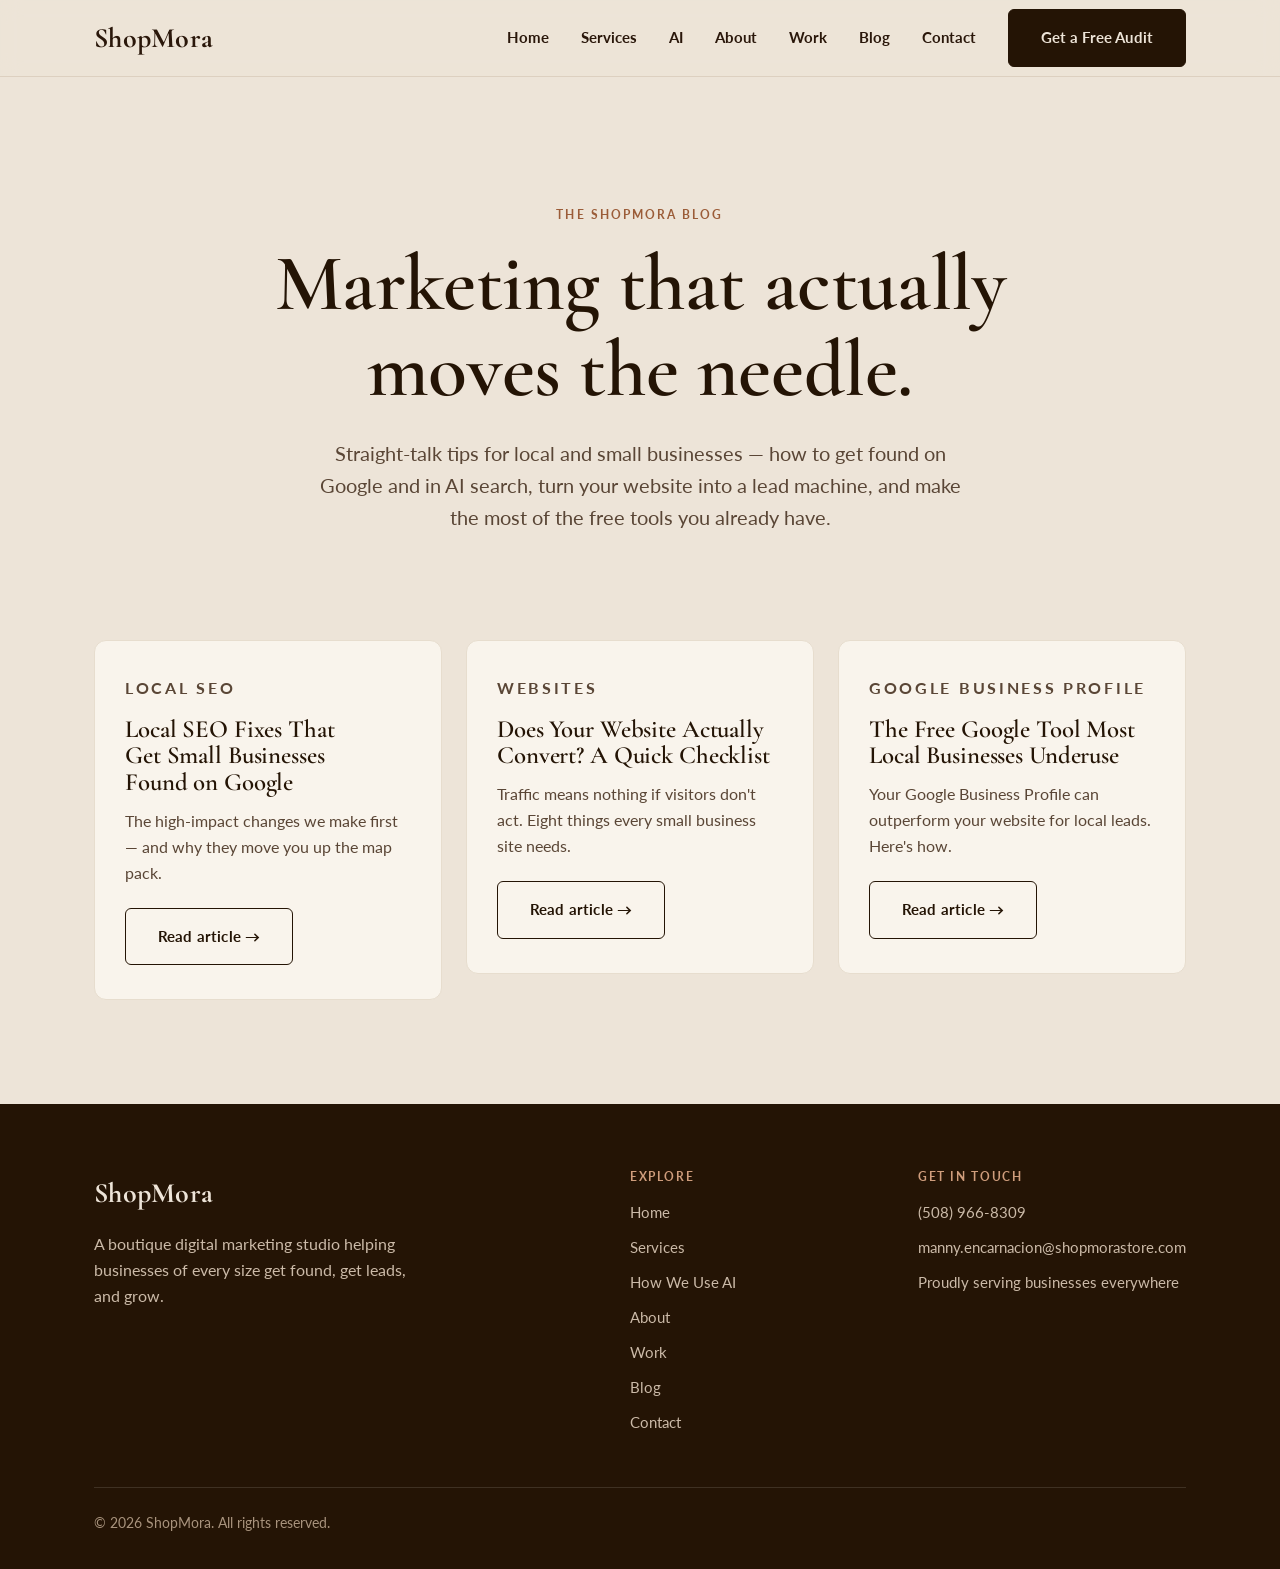
<file: blog.html>
<!DOCTYPE html>
<html lang="en">
<head>
<meta charset="UTF-8">
<meta name="viewport" content="width=device-width, initial-scale=1">
<title>Blog &mdash; Local SEO &amp; Small Business Marketing Tips | ShopMora</title>
<meta name="description" content="Practical marketing tips for small and local businesses: local SEO, websites that convert, and getting the most from your Google Business Profile.">
<link rel="canonical" href="https://shopmorastore.com/blog">
<meta property="og:type" content="website">
<meta property="og:title" content="Blog | ShopMora">
<meta property="og:description" content="Practical local SEO and small business marketing tips from ShopMora.">
<meta property="og:url" content="https://shopmorastore.com/blog">
<meta property="og:image" content="https://shopmorastore.com/assets/og-image.jpg">
<meta name="twitter:card" content="summary_large_image">
<link rel="icon" href="/favicon.ico" sizes="any">
<link rel="icon" type="image/png" sizes="32x32" href="/favicon-32x32.png">
<link rel="icon" type="image/png" sizes="16x16" href="/favicon-16x16.png">
<link rel="apple-touch-icon" href="/apple-touch-icon.png">
<link rel="manifest" href="/site.webmanifest">
<meta name="theme-color" content="#9b5c38">
<link rel="preconnect" href="https://fonts.googleapis.com">
<link rel="preconnect" href="https://fonts.gstatic.com" crossorigin>
<link href="https://fonts.googleapis.com/css2?family=Cormorant+Garamond:wght@500;600;700&family=Lato:wght@400;700&display=swap" rel="stylesheet">
<link rel="stylesheet" href="styles.css">
</head>
<body>
<a href="#main" class="skip">Skip to content</a>
<header class="site">
  <div class="wrap nav">
    <a class="brand" href="/">ShopMora</a>
    <nav class="nav-links" id="nav" aria-label="Primary">
      <a href="/">Home</a>
      <a href="/services">Services</a>
      <a href="/ai">AI</a>
      <a href="/about">About</a>
      <a href="/work">Work</a>
      <a href="/blog">Blog</a>
      <a href="/contact">Contact</a>
      <a class="btn btn-primary" href="/audit">Get a Free Audit</a>
    </nav>
    <button class="menu-toggle" aria-label="Menu" aria-expanded="false" aria-controls="nav">&#9776;</button>
  </div>
</header>
<main id="main">
  <section class="hero" style="padding-bottom:48px">
    <div class="wrap">
      <p class="eyebrow">The ShopMora Blog</p>
      <h1>Marketing that actually moves the needle.</h1>
      <p class="lead">Straight-talk tips for local and small businesses &mdash; how to get found on Google and in AI search, turn your website into a lead machine, and make the most of the free tools you already have.</p>
    </div>
  </section>
  <section style="padding-top:24px">
    <div class="wrap">
      <div class="grid grid--cards">
        <article class="card reveal">
          <p class="eyebrow">Local SEO</p>
          <h3>Local SEO Fixes That Get Small Businesses Found on Google</h3>
          <p>The high-impact changes we make first &mdash; and why they move you up the map pack.</p>
          <p class="card-foot"><a class="btn btn-ghost" href="/blog-local-seo">Read article &rarr;</a></p>
        </article>
        <article class="card reveal">
          <p class="eyebrow">Websites</p>
          <h3>Does Your Website Actually Convert? A Quick Checklist</h3>
          <p>Traffic means nothing if visitors don't act. Eight things every small business site needs.</p>
          <p class="card-foot"><a class="btn btn-ghost" href="/blog-website-convert">Read article &rarr;</a></p>
        </article>
        <article class="card reveal">
          <p class="eyebrow">Google Business Profile</p>
          <h3>The Free Google Tool Most Local Businesses Underuse</h3>
          <p>Your Google Business Profile can outperform your website for local leads. Here's how.</p>
          <p class="card-foot"><a class="btn btn-ghost" href="/blog-google-business-profile">Read article &rarr;</a></p>
        </article>
      </div>
    </div>
  </section>
</main>
<footer class="site">
  <div class="wrap">
    <div class="foot-grid">
      <div>
        <a class="brand" href="/">ShopMora</a>
        <p style="margin-top:14px;max-width:320px;">A boutique digital marketing studio helping businesses of every size get found, get leads, and grow.</p>
      </div>
      <div>
        <h4>Explore</h4>
        <ul>
          <li><a href="/">Home</a></li>
          <li><a href="/services">Services</a></li>
          <li><a href="/ai">How We Use AI</a></li>
          <li><a href="/about">About</a></li>
          <li><a href="/work">Work</a></li>
          <li><a href="/blog">Blog</a></li>
          <li><a href="/contact">Contact</a></li>
        </ul>
      </div>
      <div>
        <h4>Get in Touch</h4>
        <ul>
          <li><a href="tel:+15089668309">(508) 966-8309</a></li>
          <li><a href="mailto:manny.encarnacion@shopmorastore.com">manny.encarnacion@shopmorastore.com</a></li>
          <li>Proudly serving businesses everywhere</li>
        </ul>
      </div>
    </div>
    <div class="foot-bottom">&copy; <span id="yr"></span> ShopMora. All rights reserved.</div>
  </div>
</footer>
<script>
document.getElementById('yr').textContent=new Date().getFullYear();
(function(){var t=document.querySelector('.menu-toggle'),n=document.getElementById('nav');
if(t)t.addEventListener('click',function(){var o=n.classList.toggle('open');t.setAttribute('aria-expanded',o)});
var els=document.querySelectorAll('.reveal');
if('IntersectionObserver'in window){var io=new IntersectionObserver(function(es){es.forEach(function(e){if(e.isIntersecting){e.target.classList.add('in');io.unobserve(e.target)}})},{threshold:.12});els.forEach(function(el){io.observe(el)})}
else{els.forEach(function(el){el.classList.add('in')})}})();
</script>
<!-- Cloudflare Web Analytics --><script defer src="https://static.cloudflareinsights.com/beacon.min.js" data-cf-beacon='{"token": "fbd0f60b4d534833815ce42ae4a2dd2b"}'></script><!-- End Cloudflare Web Analytics -->
</body>
</html>
</file>
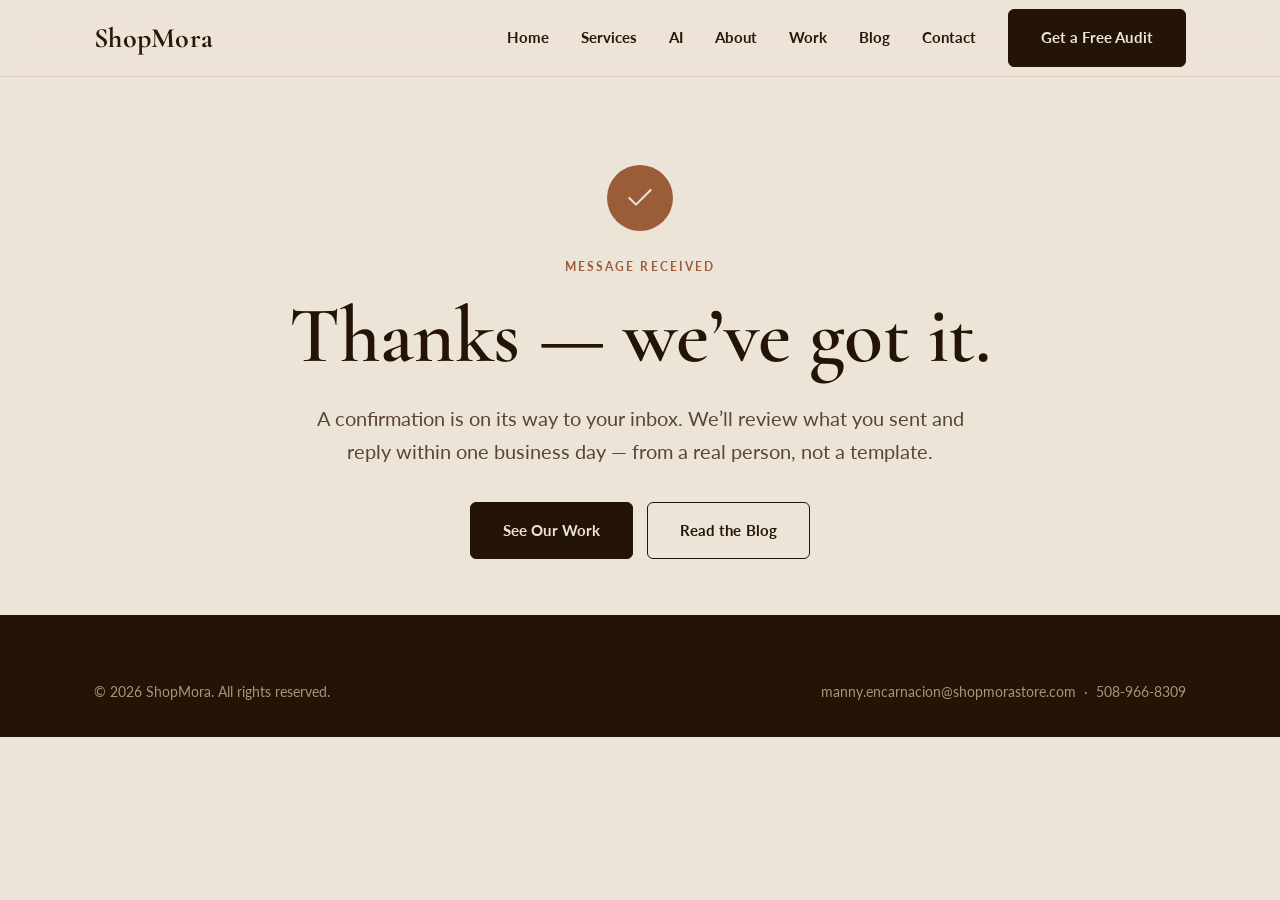
<file: contact-thank-you.html>
<!DOCTYPE html>
<html lang="en">
<head>
<meta charset="UTF-8">
<meta name="viewport" content="width=device-width, initial-scale=1">
<title>Thank You &mdash; We&rsquo;ve Got Your Message | ShopMora</title>
<meta name="description" content="Your message has been received. ShopMora will review your website, SEO, and social presence and reply within one business day.">
<link rel="canonical" href="https://shopmorastore.com/contact-thank-you">
<meta name="robots" content="noindex,nofollow">
<link rel="icon" href="/favicon.ico" sizes="any">
<link rel="icon" type="image/png" sizes="32x32" href="/favicon-32x32.png">
<link rel="icon" type="image/png" sizes="16x16" href="/favicon-16x16.png">
<link rel="apple-touch-icon" href="/apple-touch-icon.png">
<link rel="manifest" href="/site.webmanifest">
<meta name="theme-color" content="#9b5c38">
<link rel="preconnect" href="https://fonts.googleapis.com">
<link rel="preconnect" href="https://fonts.gstatic.com" crossorigin>
<link href="https://fonts.googleapis.com/css2?family=Cormorant+Garamond:wght@500;600;700&family=Lato:wght@400;700&display=swap" rel="stylesheet">
<link rel="stylesheet" href="styles.css">
</head>
<body>
<a href="#main" class="skip">Skip to content</a>
<header class="site">
  <div class="wrap nav">
    <a class="brand" href="/">ShopMora</a>
    <nav class="nav-links" id="nav" aria-label="Primary">
      <a href="/">Home</a>
      <a href="/services">Services</a>
      <a href="/ai">AI</a>
      <a href="/about">About</a>
      <a href="/work">Work</a>
      <a href="/blog">Blog</a>
      <a href="/contact">Contact</a>
      <a class="btn btn-primary" href="/audit">Get a Free Audit</a>
    </nav>
    <button class="menu-toggle" aria-label="Menu" aria-expanded="false" aria-controls="nav">&#9776;</button>
  </div>
</header>

<main id="main">
  <section class="hero ty-hero">
    <div class="wrap">
      <div class="ty-mark" aria-hidden="true">
        <svg viewBox="0 0 24 24" fill="none" stroke="currentColor" stroke-width="1.5" stroke-linecap="round" stroke-linejoin="round">
          <path d="M20 6 9 17l-5-5"/>
        </svg>
      </div>
      <p class="eyebrow">Message Received</p>
      <h1>Thanks &mdash; we&rsquo;ve got it.</h1>
      <p class="lead">A confirmation is on its way to your inbox. We&rsquo;ll review what you sent and reply within one business day &mdash; from a real person, not a template.</p>
      <div class="hero-actions">
        <a class="btn btn-primary" href="/work">See Our Work</a>
        <a class="btn btn-ghost" href="/blog">Read the Blog</a>
      </div>
    </div>
  </section>
</main>

<footer class="site">
  <div class="wrap">
    <div class="foot-bottom lp-foot">
      <span>&copy; <span id="yr"></span> ShopMora. All rights reserved.</span>
      <span><a href="mailto:manny.encarnacion@shopmorastore.com">manny.encarnacion@shopmorastore.com</a> &nbsp;&middot;&nbsp; <a href="tel:+15089668309">508-966-8309</a></span>
    </div>
  </div>
</footer>

<script>
document.getElementById('yr').textContent=new Date().getFullYear();
(function(){var t=document.querySelector('.menu-toggle'),n=document.getElementById('nav');
if(t)t.addEventListener('click',function(){var o=n.classList.toggle('open');t.setAttribute('aria-expanded',o)});})();
</script>
<!-- Cloudflare Web Analytics --><script defer src="https://static.cloudflareinsights.com/beacon.min.js" data-cf-beacon='{"token": "fbd0f60b4d534833815ce42ae4a2dd2b"}'></script><!-- End Cloudflare Web Analytics -->
</body>
</html>
</file>
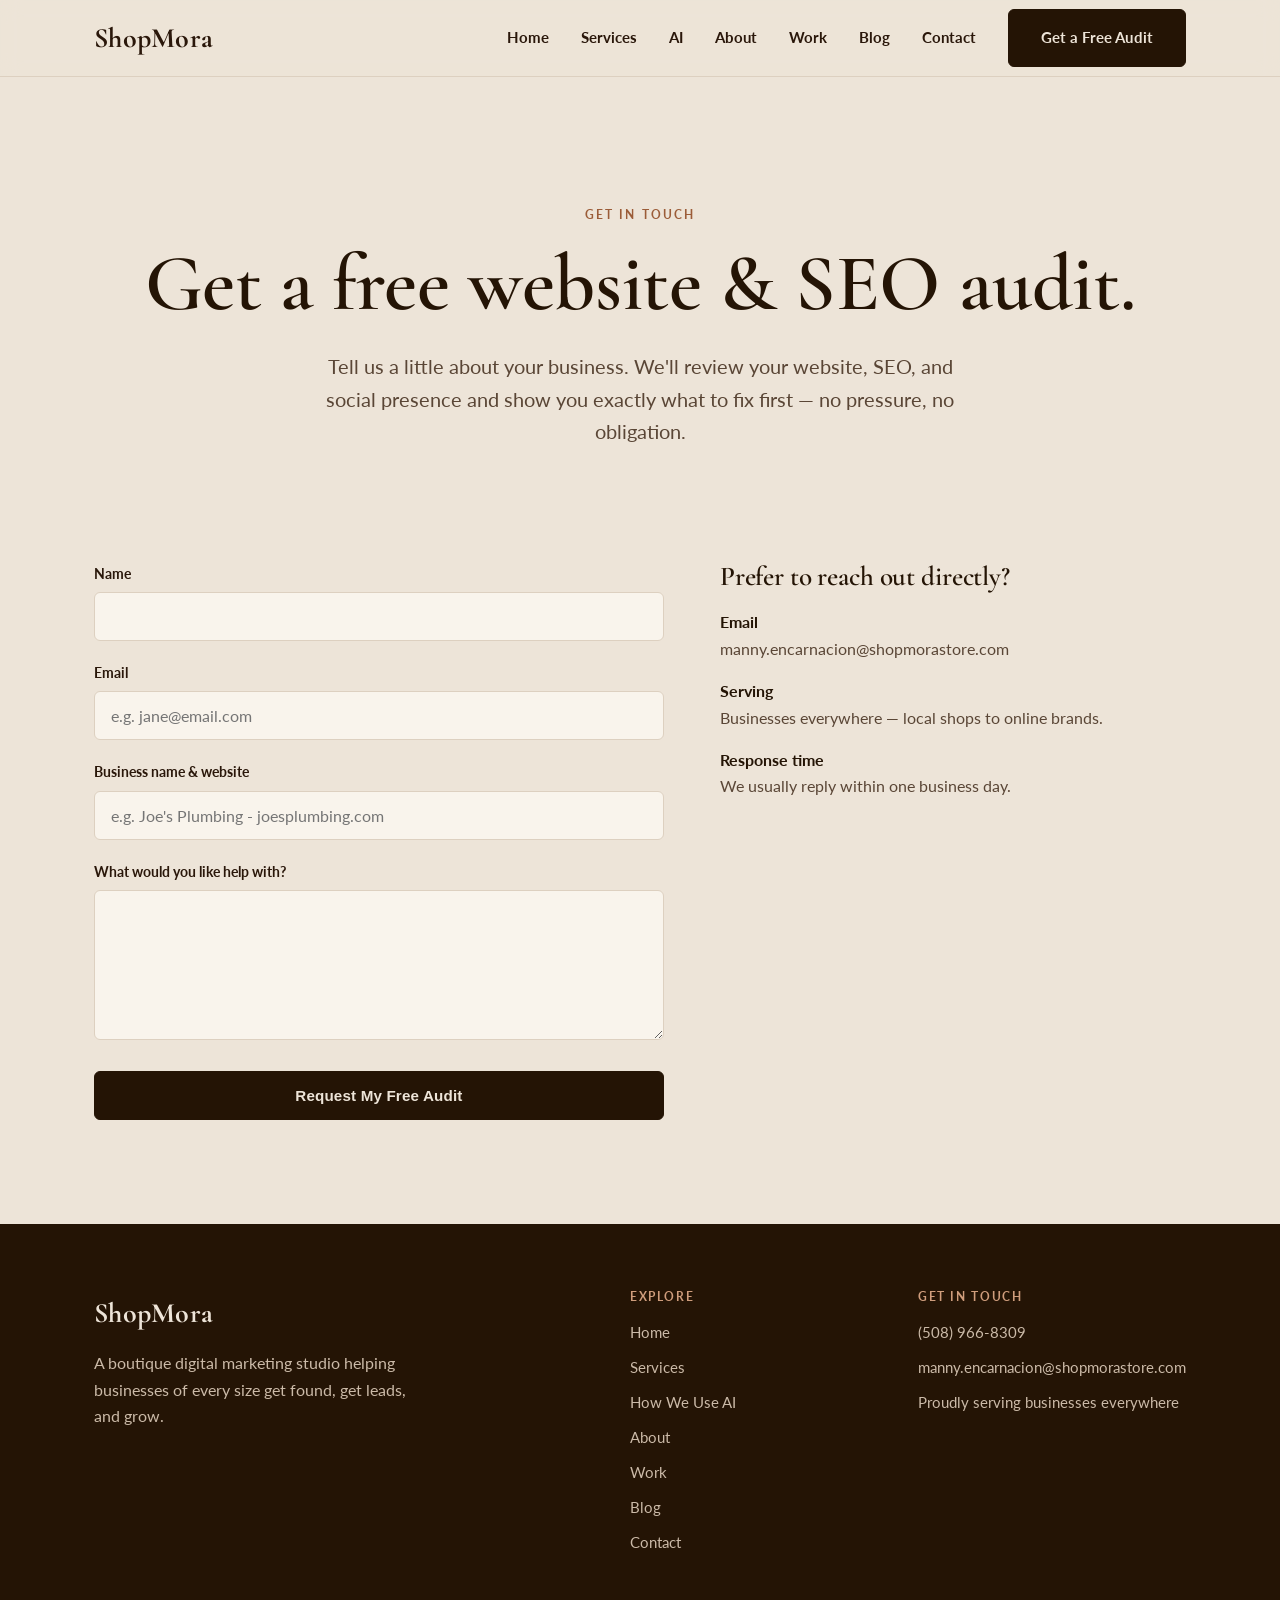
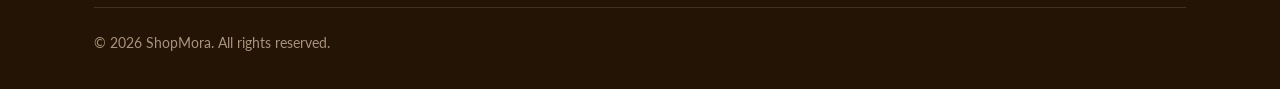
<file: contact.html>
<!DOCTYPE html>
<html lang="en">
<head>
<meta charset="UTF-8">
<meta name="viewport" content="width=device-width, initial-scale=1">
<title>Contact ShopMora &mdash; Get a Free Website &amp; SEO Audit</title>
<meta name="description" content="Tell us about your business and get a free website and SEO audit from ShopMora. No pressure, no obligation. We reply within one business day.">
<link rel="canonical" href="https://shopmorastore.com/contact">
<meta property="og:type" content="website">
<meta property="og:title" content="Contact ShopMora">
<meta property="og:description" content="Get a free website and SEO audit. No pressure, no obligation.">
<meta property="og:url" content="https://shopmorastore.com/contact">
<meta property="og:image" content="https://shopmorastore.com/assets/og-image.jpg">
<meta name="twitter:card" content="summary_large_image">
<link rel="icon" href="/favicon.ico" sizes="any">
<link rel="icon" type="image/png" sizes="32x32" href="/favicon-32x32.png">
<link rel="icon" type="image/png" sizes="16x16" href="/favicon-16x16.png">
<link rel="apple-touch-icon" href="/apple-touch-icon.png">
<link rel="manifest" href="/site.webmanifest">
<meta name="theme-color" content="#9b5c38">
<link rel="preconnect" href="https://fonts.googleapis.com">
<link rel="preconnect" href="https://fonts.gstatic.com" crossorigin>
<link href="https://fonts.googleapis.com/css2?family=Cormorant+Garamond:wght@500;600;700&family=Lato:wght@400;700&display=swap" rel="stylesheet">
<link rel="stylesheet" href="styles.css">
<script src="https://challenges.cloudflare.com/turnstile/v0/api.js" async defer></script>
</head>
<body>
<a href="#main" class="skip">Skip to content</a>
<header class="site">
  <div class="wrap nav">
    <a class="brand" href="/">ShopMora</a>
    <nav class="nav-links" id="nav" aria-label="Primary">
      <a href="/">Home</a>
      <a href="/services">Services</a>
      <a href="/ai">AI</a>
      <a href="/about">About</a>
      <a href="/work">Work</a>
      <a href="/blog">Blog</a>
      <a href="/contact">Contact</a>
      <a class="btn btn-primary" href="/audit">Get a Free Audit</a>
    </nav>
    <button class="menu-toggle" aria-label="Menu" aria-expanded="false" aria-controls="nav">&#9776;</button>
  </div>
</header>
<main id="main">
  <section class="hero" style="padding-bottom:56px">
    <div class="wrap">
      <p class="eyebrow">Get in Touch</p>
      <h1>Get a free website &amp; SEO audit.</h1>
      <p class="lead">Tell us a little about your business. We'll review your website, SEO, and social presence and show you exactly what to fix first &mdash; no pressure, no obligation.</p>
    </div>
  </section>
  <section style="padding-top:24px">
    <div class="wrap">
      <div class="contact-grid">
        <form action="/api/lead" method="POST" novalidate class="reveal">
          <input type="hidden" name="_form" value="contact">
          <div class="field"><label for="name">Name</label><input id="name" name="name" type="text" autocomplete="name" required></div>
          <div class="field"><label for="email">Email</label><input id="email" name="email" type="email" inputmode="email" autocomplete="email" placeholder="e.g. jane@email.com" spellcheck="false" required></div>
          <div class="field"><label for="business">Business name &amp; website</label><input id="business" name="business" type="text" autocomplete="organization" placeholder="e.g. Joe's Plumbing - joesplumbing.com"></div>
          <div class="field"><label for="message">What would you like help with?</label><textarea id="message" name="message" required></textarea></div>
          <div class="cf-turnstile" data-sitekey="0x4AAAAAAFMafyIJkudBFLgu" data-appearance="interaction-only"></div>
          <button type="submit" class="btn btn-primary">Request My Free Audit</button>
        </form>
        <div class="contact-info reveal">
          <h3>Prefer to reach out directly?</h3>
          <p><strong>Email</strong><br><a href="mailto:manny.encarnacion@shopmorastore.com">manny.encarnacion@shopmorastore.com</a></p>
          <p><strong>Serving</strong><br>Businesses everywhere &mdash; local shops to online brands.</p>
          <p><strong>Response time</strong><br>We usually reply within one business day.</p>
        </div>
      </div>
    </div>
  </section>
</main>
<footer class="site">
  <div class="wrap">
    <div class="foot-grid">
      <div>
        <a class="brand" href="/">ShopMora</a>
        <p style="margin-top:14px;max-width:320px;">A boutique digital marketing studio helping businesses of every size get found, get leads, and grow.</p>
      </div>
      <div>
        <h4>Explore</h4>
        <ul>
          <li><a href="/">Home</a></li>
          <li><a href="/services">Services</a></li>
          <li><a href="/ai">How We Use AI</a></li>
          <li><a href="/about">About</a></li>
          <li><a href="/work">Work</a></li>
          <li><a href="/blog">Blog</a></li>
          <li><a href="/contact">Contact</a></li>
        </ul>
      </div>
      <div>
        <h4>Get in Touch</h4>
        <ul>
          <li><a href="tel:+15089668309">(508) 966-8309</a></li>
          <li><a href="mailto:manny.encarnacion@shopmorastore.com">manny.encarnacion@shopmorastore.com</a></li>
          <li>Proudly serving businesses everywhere</li>
        </ul>
      </div>
    </div>
    <div class="foot-bottom">&copy; <span id="yr"></span> ShopMora. All rights reserved.</div>
  </div>
</footer>
<script>
document.getElementById('yr').textContent=new Date().getFullYear();
(function(){var t=document.querySelector('.menu-toggle'),n=document.getElementById('nav');
if(t)t.addEventListener('click',function(){var o=n.classList.toggle('open');t.setAttribute('aria-expanded',o)});
var els=document.querySelectorAll('.reveal');
if('IntersectionObserver'in window){var io=new IntersectionObserver(function(es){es.forEach(function(e){if(e.isIntersecting){e.target.classList.add('in');io.unobserve(e.target)}})},{threshold:.12});els.forEach(function(el){io.observe(el)})}
else{els.forEach(function(el){el.classList.add('in')})}})();
</script>
<!-- Cloudflare Web Analytics --><script defer src="https://static.cloudflareinsights.com/beacon.min.js" data-cf-beacon='{"token": "fbd0f60b4d534833815ce42ae4a2dd2b"}'></script><!-- End Cloudflare Web Analytics -->
</body>
</html>
</file>
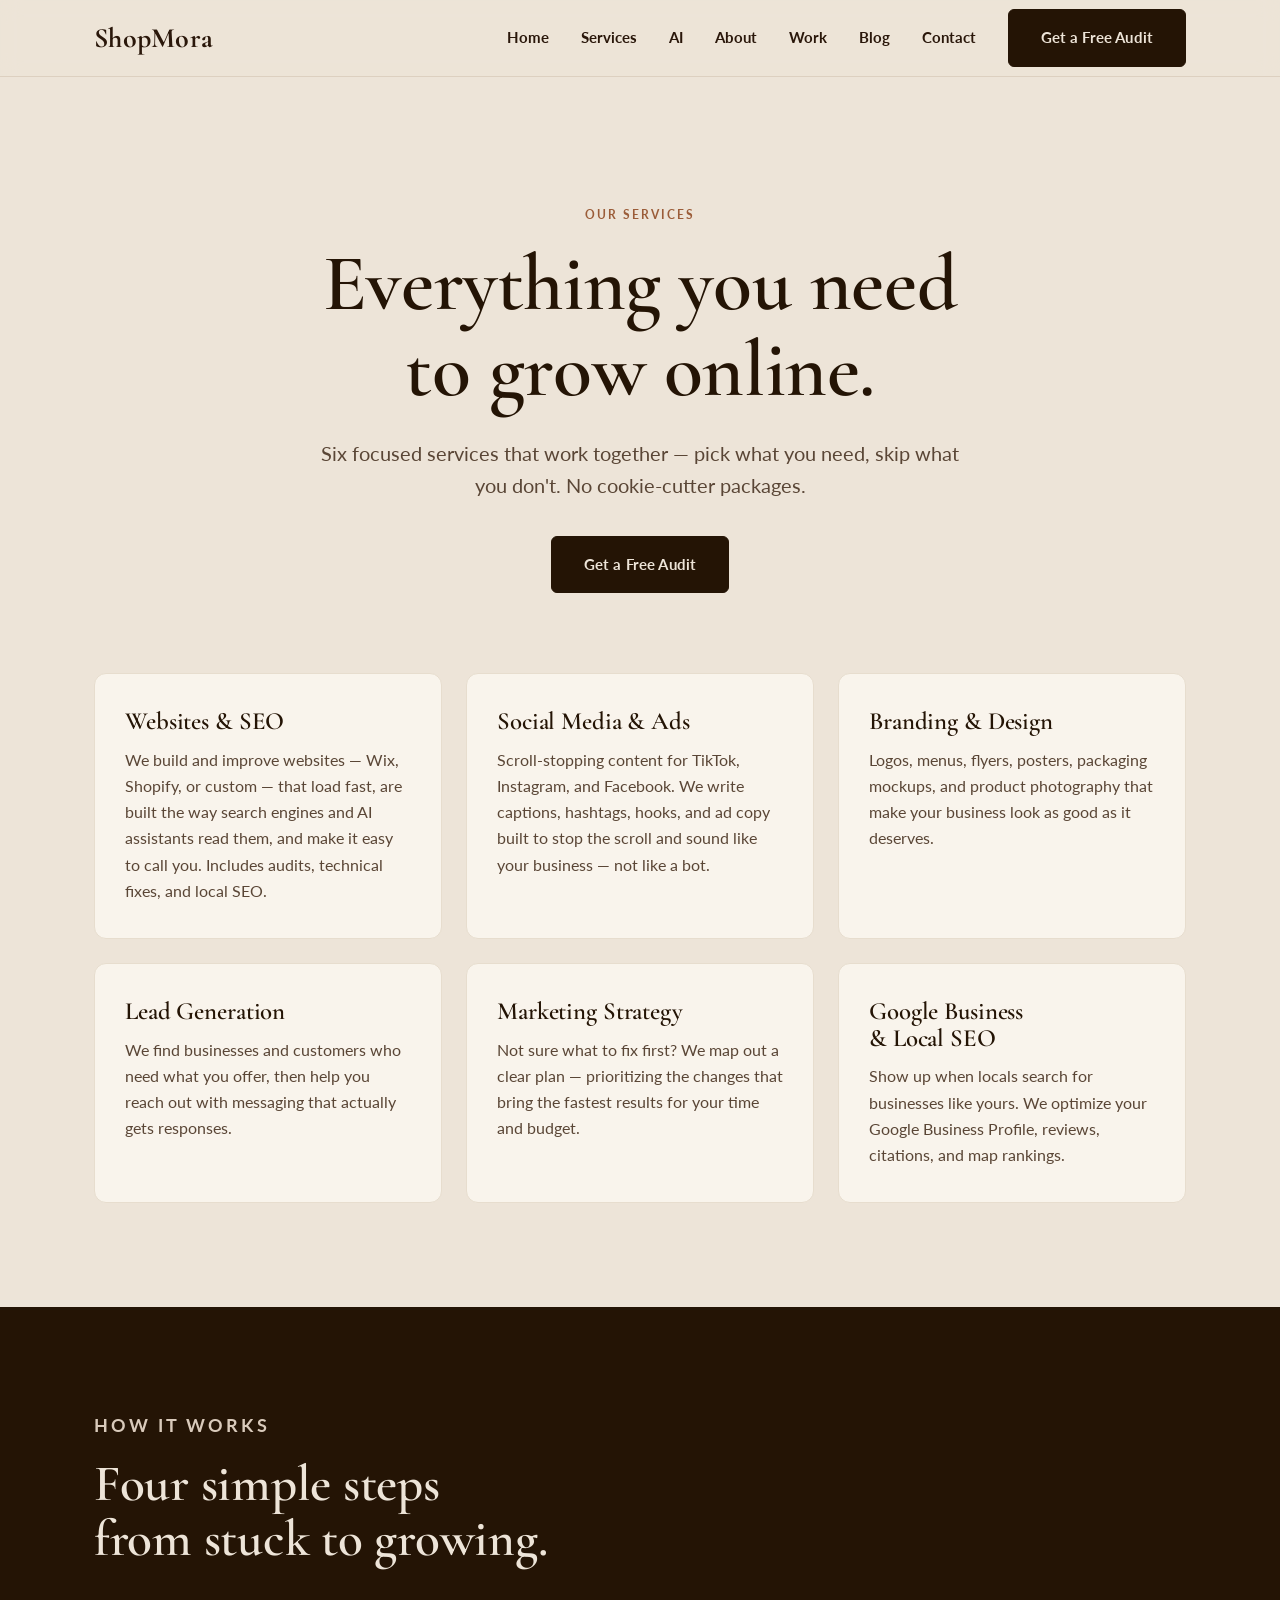
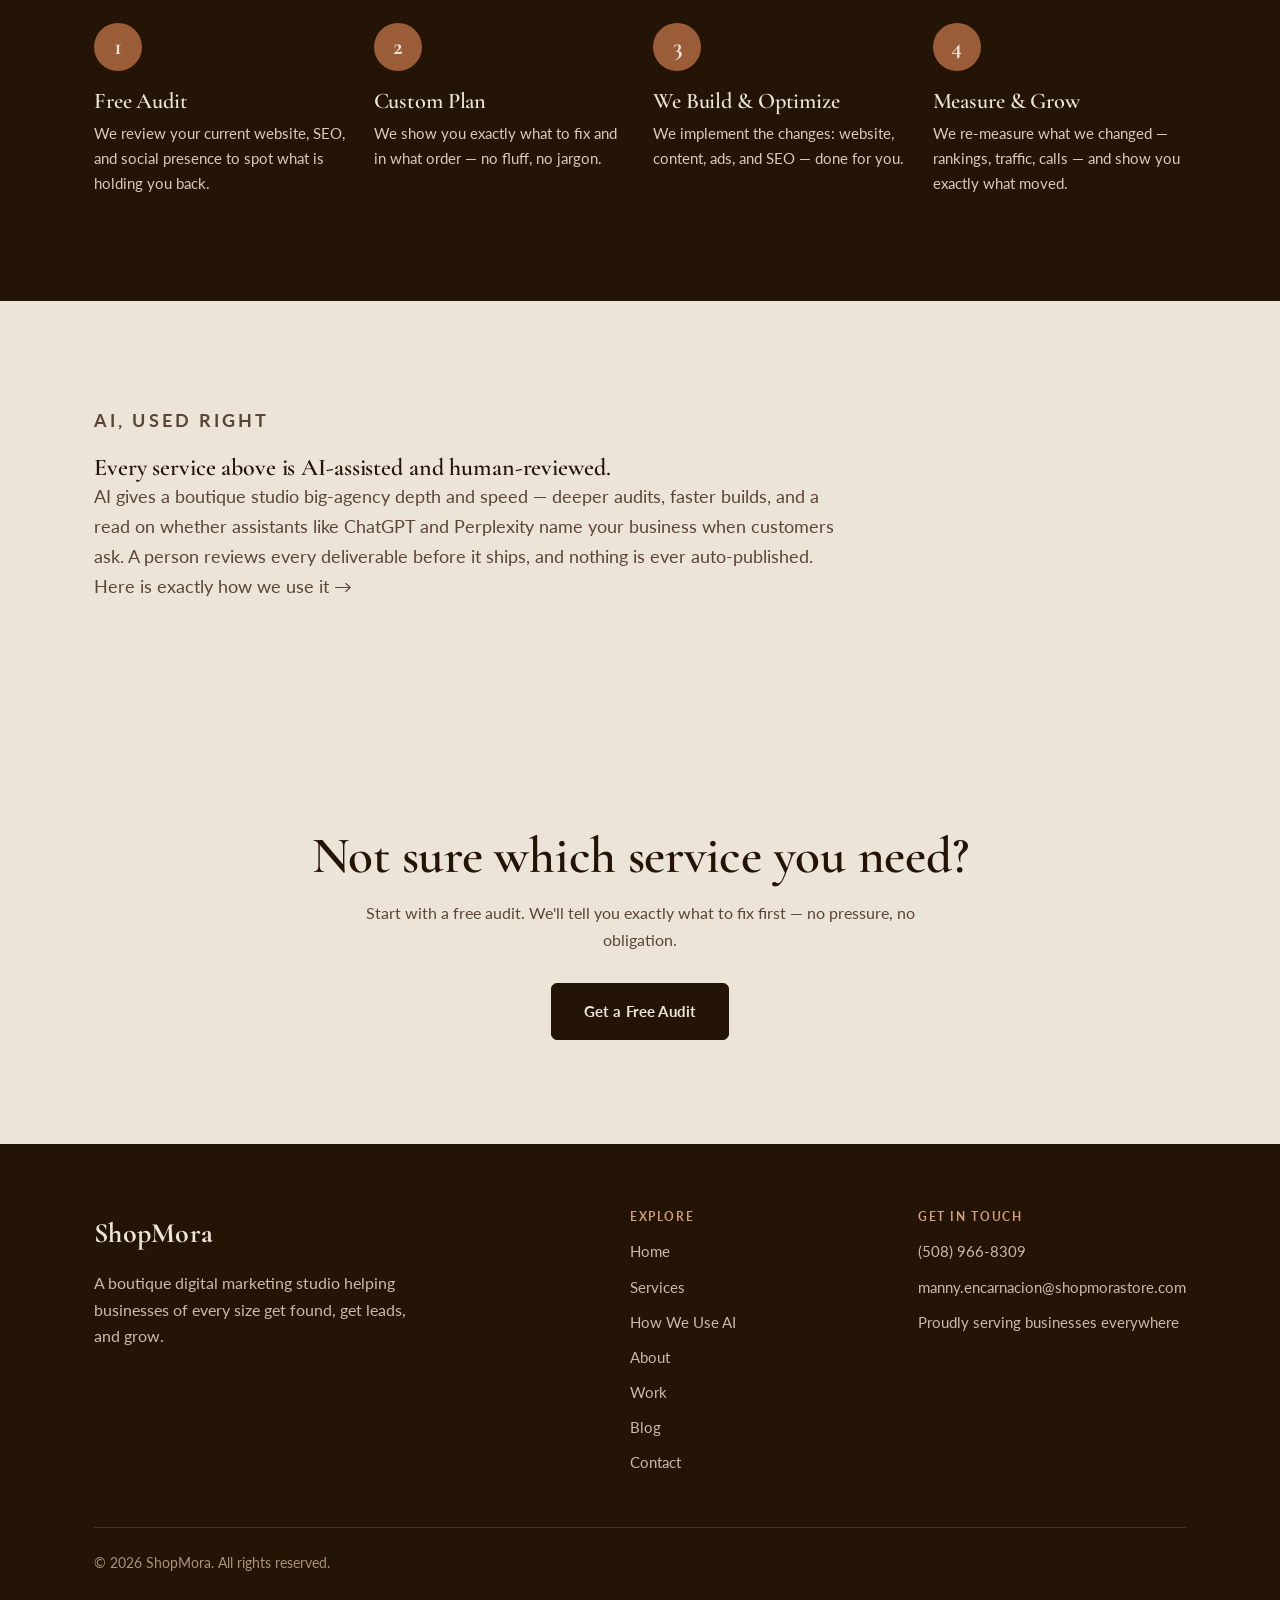
<file: services.html>
<!DOCTYPE html>
<html lang="en">
<head>
<meta charset="UTF-8">
<meta name="viewport" content="width=device-width, initial-scale=1">
<title>Services &mdash; Websites, SEO, Social &amp; Strategy | ShopMora</title>
<meta name="description" content="Six focused services that work together: websites, SEO, social media and ads, branding, lead generation, and marketing strategy. Pick what you need.">
<link rel="canonical" href="https://shopmorastore.com/services">
<meta property="og:type" content="website">
<meta property="og:title" content="Services | ShopMora">
<meta property="og:description" content="Websites, SEO, social, branding, lead gen, and strategy for small businesses.">
<meta property="og:url" content="https://shopmorastore.com/services">
<meta property="og:image" content="https://shopmorastore.com/assets/og-image.jpg">
<meta name="twitter:card" content="summary_large_image">
<link rel="icon" href="/favicon.ico" sizes="any">
<link rel="icon" type="image/png" sizes="32x32" href="/favicon-32x32.png">
<link rel="icon" type="image/png" sizes="16x16" href="/favicon-16x16.png">
<link rel="apple-touch-icon" href="/apple-touch-icon.png">
<link rel="manifest" href="/site.webmanifest">
<meta name="theme-color" content="#9b5c38">
<link rel="preconnect" href="https://fonts.googleapis.com">
<link rel="preconnect" href="https://fonts.gstatic.com" crossorigin>
<link href="https://fonts.googleapis.com/css2?family=Cormorant+Garamond:wght@500;600;700&family=Lato:wght@400;700&display=swap" rel="stylesheet">
<link rel="stylesheet" href="styles.css">
</head>
<body>
<a href="#main" class="skip">Skip to content</a>
<header class="site">
  <div class="wrap nav">
    <a class="brand" href="/">ShopMora</a>
    <nav class="nav-links" id="nav" aria-label="Primary">
      <a href="/">Home</a>
      <a href="/services">Services</a>
      <a href="/ai">AI</a>
      <a href="/about">About</a>
      <a href="/work">Work</a>
      <a href="/blog">Blog</a>
      <a href="/contact">Contact</a>
      <a class="btn btn-primary" href="/audit">Get a Free Audit</a>
    </nav>
    <button class="menu-toggle" aria-label="Menu" aria-expanded="false" aria-controls="nav">&#9776;</button>
  </div>
</header>
<main id="main">
  <section class="hero" style="padding-bottom:56px">
    <div class="wrap">
      <p class="eyebrow">Our Services</p>
      <h1>Everything you need to grow online.</h1>
      <p class="lead">Six focused services that work together &mdash; pick what you need, skip what you don't. No cookie-cutter packages.</p>
      <div class="hero-actions"><a class="btn btn-primary" href="/audit">Get a Free Audit</a></div>
    </div>
  </section>
  <section style="padding-top:24px">
    <div class="wrap">
      <div class="grid">
        <div class="card reveal"><h3>Websites &amp; SEO</h3><p>We build and improve websites &mdash; Wix, Shopify, or custom &mdash; that load fast, are built the way search engines and AI assistants read them, and make it easy to call you. Includes audits, technical fixes, and local SEO.</p></div>
        <div class="card reveal"><h3>Social Media &amp; Ads</h3><p>Scroll-stopping content for TikTok, Instagram, and Facebook. We write captions, hashtags, hooks, and ad copy built to stop the scroll and sound like your business &mdash; not like a bot.</p></div>
        <div class="card reveal"><h3>Branding &amp; Design</h3><p>Logos, menus, flyers, posters, packaging mockups, and product photography that make your business look as good as it deserves.</p></div>
        <div class="card reveal"><h3>Lead Generation</h3><p>We find businesses and customers who need what you offer, then help you reach out with messaging that actually gets responses.</p></div>
        <div class="card reveal"><h3>Marketing Strategy</h3><p>Not sure what to fix first? We map out a clear plan &mdash; prioritizing the changes that bring the fastest results for your time and budget.</p></div>
        <div class="card reveal"><h3>Google Business &amp; Local SEO</h3><p>Show up when locals search for businesses like yours. We optimize your Google Business Profile, reviews, citations, and map rankings.</p></div>
      </div>
    </div>
  </section>
  <section class="band-dark">
    <div class="wrap">
      <div class="section-head reveal"><p class="eyebrow">How It Works</p><h2>Four simple steps from stuck to growing.</h2></div>
      <div class="steps">
        <div class="step reveal"><div class="num">1</div><h3>Free Audit</h3><p>We review your current website, SEO, and social presence to spot what is holding you back.</p></div>
        <div class="step reveal"><div class="num">2</div><h3>Custom Plan</h3><p>We show you exactly what to fix and in what order &mdash; no fluff, no jargon.</p></div>
        <div class="step reveal"><div class="num">3</div><h3>We Build &amp; Optimize</h3><p>We implement the changes: website, content, ads, and SEO &mdash; done for you.</p></div>
        <div class="step reveal"><div class="num">4</div><h3>Measure &amp; Grow</h3><p>We re-measure what we changed &mdash; rankings, traffic, calls &mdash; and show you exactly what moved.</p></div>
      </div>
    </div>
  </section>
  <section>
    <div class="wrap">
      <div class="prose reveal">
        <p class="eyebrow">AI, Used Right</p>
        <h2>Every service above is AI-assisted and human-reviewed.</h2>
        <p>AI gives a boutique studio big-agency depth and speed &mdash; deeper audits, faster builds, and a read on whether assistants like ChatGPT and Perplexity name your business when customers ask. A person reviews every deliverable before it ships, and nothing is ever auto-published. <a href="/ai">Here is exactly how we use it &rarr;</a></p>
      </div>
    </div>
  </section>

  <section class="cta">
    <div class="wrap reveal">
      <h2>Not sure which service you need?</h2>
      <p>Start with a free audit. We'll tell you exactly what to fix first &mdash; no pressure, no obligation.</p>
      <a class="btn btn-primary" href="/audit">Get a Free Audit</a>
    </div>
  </section>
</main>
<footer class="site">
  <div class="wrap">
    <div class="foot-grid">
      <div>
        <a class="brand" href="/">ShopMora</a>
        <p style="margin-top:14px;max-width:320px;">A boutique digital marketing studio helping businesses of every size get found, get leads, and grow.</p>
      </div>
      <div>
        <h4>Explore</h4>
        <ul>
          <li><a href="/">Home</a></li>
          <li><a href="/services">Services</a></li>
          <li><a href="/ai">How We Use AI</a></li>
          <li><a href="/about">About</a></li>
          <li><a href="/work">Work</a></li>
          <li><a href="/blog">Blog</a></li>
          <li><a href="/contact">Contact</a></li>
        </ul>
      </div>
      <div>
        <h4>Get in Touch</h4>
        <ul>
          <li><a href="tel:+15089668309">(508) 966-8309</a></li>
          <li><a href="mailto:manny.encarnacion@shopmorastore.com">manny.encarnacion@shopmorastore.com</a></li>
          <li>Proudly serving businesses everywhere</li>
        </ul>
      </div>
    </div>
    <div class="foot-bottom">&copy; <span id="yr"></span> ShopMora. All rights reserved.</div>
  </div>
</footer>
<script>
document.getElementById('yr').textContent=new Date().getFullYear();
(function(){var t=document.querySelector('.menu-toggle'),n=document.getElementById('nav');
if(t)t.addEventListener('click',function(){var o=n.classList.toggle('open');t.setAttribute('aria-expanded',o)});
var els=document.querySelectorAll('.reveal');
if('IntersectionObserver'in window){var io=new IntersectionObserver(function(es){es.forEach(function(e){if(e.isIntersecting){e.target.classList.add('in');io.unobserve(e.target)}})},{threshold:.12});els.forEach(function(el){io.observe(el)})}
else{els.forEach(function(el){el.classList.add('in')})}})();
</script>
<!-- Cloudflare Web Analytics --><script defer src="https://static.cloudflareinsights.com/beacon.min.js" data-cf-beacon='{"token": "fbd0f60b4d534833815ce42ae4a2dd2b"}'></script><!-- End Cloudflare Web Analytics -->
</body>
</html>
</file>
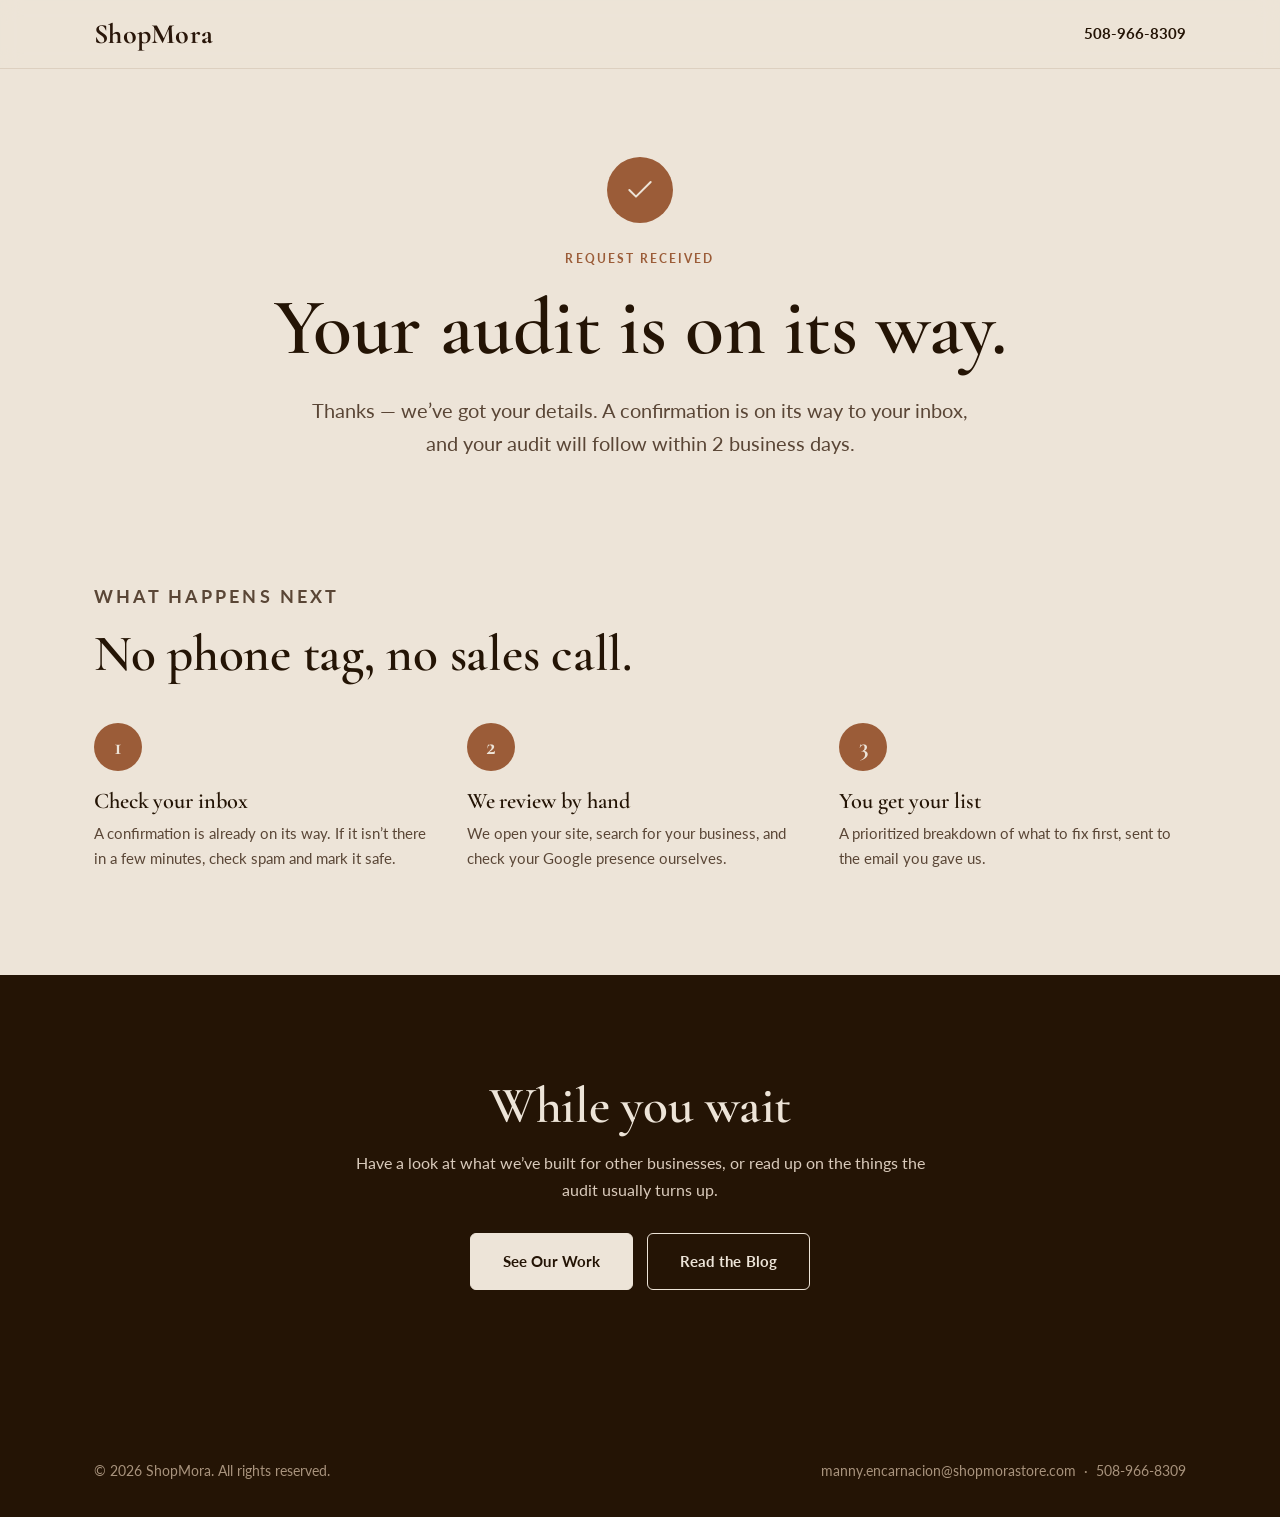
<file: thank-you.html>
<!DOCTYPE html>
<html lang="en">
<head>
<meta charset="UTF-8">
<meta name="viewport" content="width=device-width, initial-scale=1">
<title>Thank You &mdash; Your Audit Is On Its Way | ShopMora</title>
<meta name="description" content="Your free website and SEO audit request has been received. ShopMora will review your site by hand and reply within 2 business days.">
<link rel="canonical" href="https://shopmorastore.com/thank-you">
<meta name="robots" content="noindex,nofollow">
<link rel="icon" href="/favicon.ico" sizes="any">
<link rel="icon" type="image/png" sizes="32x32" href="/favicon-32x32.png">
<link rel="icon" type="image/png" sizes="16x16" href="/favicon-16x16.png">
<link rel="apple-touch-icon" href="/apple-touch-icon.png">
<link rel="manifest" href="/site.webmanifest">
<meta name="theme-color" content="#9b5c38">
<link rel="preconnect" href="https://fonts.googleapis.com">
<link rel="preconnect" href="https://fonts.gstatic.com" crossorigin>
<link href="https://fonts.googleapis.com/css2?family=Cormorant+Garamond:wght@500;600;700&family=Lato:wght@400;700&display=swap" rel="stylesheet">
<link rel="stylesheet" href="styles.css">

<!-- ============================================================
     CONVERSION TRACKING  (updated 2026-07-17)
     This page IS the conversion trigger. /api/lead (Cloudflare Pages
     Function -> Resend) issues a 303 redirect here ONLY after the
     audit form's mail send actually succeeds, so a visit to this URL
     == one real delivered lead. Never point a conversion at /audit.

     Google Ads account 448-958-2143.
     Conversion action: "Audit Form Submit"
     Source: Google Ads tag directly (NOT GA4 - the account's two
     default goals are sourced from a stray GA4 property inside the
     rickscleanworks account and are "Needs attention"; do not use them).
     ============================================================ -->
<script async src="https://www.googletagmanager.com/gtag/js?id=AW-18323930301"></script>
<script>
  window.dataLayer = window.dataLayer || [];
  function gtag(){dataLayer.push(arguments);}
  gtag('js', new Date());
  gtag('config', 'AW-18323930301');
  gtag('event', 'conversion', {'send_to': 'AW-18323930301/Nq1VCIPUl9IcEL35w6FE'});
</script>
</head>
<body>
<a href="#main" class="skip">Skip to content</a>

<header class="site lp-head">
  <div class="wrap nav">
    <a class="brand" href="/">ShopMora</a>
    <a class="lp-tel" href="tel:+15089668309">508-966-8309</a>
  </div>
</header>

<main id="main">
  <section class="hero ty-hero">
    <div class="wrap">
      <div class="ty-mark" aria-hidden="true">
        <svg viewBox="0 0 24 24" fill="none" stroke="currentColor" stroke-width="1.5" stroke-linecap="round" stroke-linejoin="round">
          <path d="M20 6 9 17l-5-5"/>
        </svg>
      </div>
      <p class="eyebrow">Request Received</p>
      <h1>Your audit is on its way.</h1>
      <p class="lead">Thanks &mdash; we&rsquo;ve got your details. A confirmation is on its way to your inbox, and your audit will follow within 2 business days.</p>
    </div>
  </section>

  <section class="ty-next">
    <div class="wrap">
      <div class="section-head" style="margin-bottom:40px">
        <p class="eyebrow">What Happens Next</p>
        <h2>No phone tag, no sales call.</h2>
      </div>
      <div class="steps steps--3">
        <div class="step">
          <div class="num">1</div>
          <h3>Check your inbox</h3>
          <p>A confirmation is already on its way. If it isn&rsquo;t there in a few minutes, check spam and mark it safe.</p>
        </div>
        <div class="step">
          <div class="num">2</div>
          <h3>We review by hand</h3>
          <p>We open your site, search for your business, and check your Google presence ourselves.</p>
        </div>
        <div class="step">
          <div class="num">3</div>
          <h3>You get your list</h3>
          <p>A prioritized breakdown of what to fix first, sent to the email you gave us.</p>
        </div>
      </div>
    </div>
  </section>

  <section class="cta band-dark">
    <div class="wrap">
      <h2>While you wait</h2>
      <p>Have a look at what we&rsquo;ve built for other businesses, or read up on the things the audit usually turns up.</p>
      <div class="hero-actions">
        <a class="btn lp-btn-invert" href="/work">See Our Work</a>
        <a class="btn btn-ghost lp-btn-ghost-dark" href="/blog">Read the Blog</a>
      </div>
    </div>
  </section>
</main>

<footer class="site">
  <div class="wrap">
    <div class="foot-bottom lp-foot">
      <span>&copy; <span id="yr"></span> ShopMora. All rights reserved.</span>
      <span><a href="mailto:manny.encarnacion@shopmorastore.com">manny.encarnacion@shopmorastore.com</a> &nbsp;&middot;&nbsp; <a href="tel:+15089668309">508-966-8309</a></span>
    </div>
  </div>
</footer>

<script>document.getElementById('yr').textContent=new Date().getFullYear();</script>
<!-- Cloudflare Web Analytics --><script defer src="https://static.cloudflareinsights.com/beacon.min.js" data-cf-beacon='{"token": "fbd0f60b4d534833815ce42ae4a2dd2b"}'></script><!-- End Cloudflare Web Analytics -->
</body>
</html>
</file>
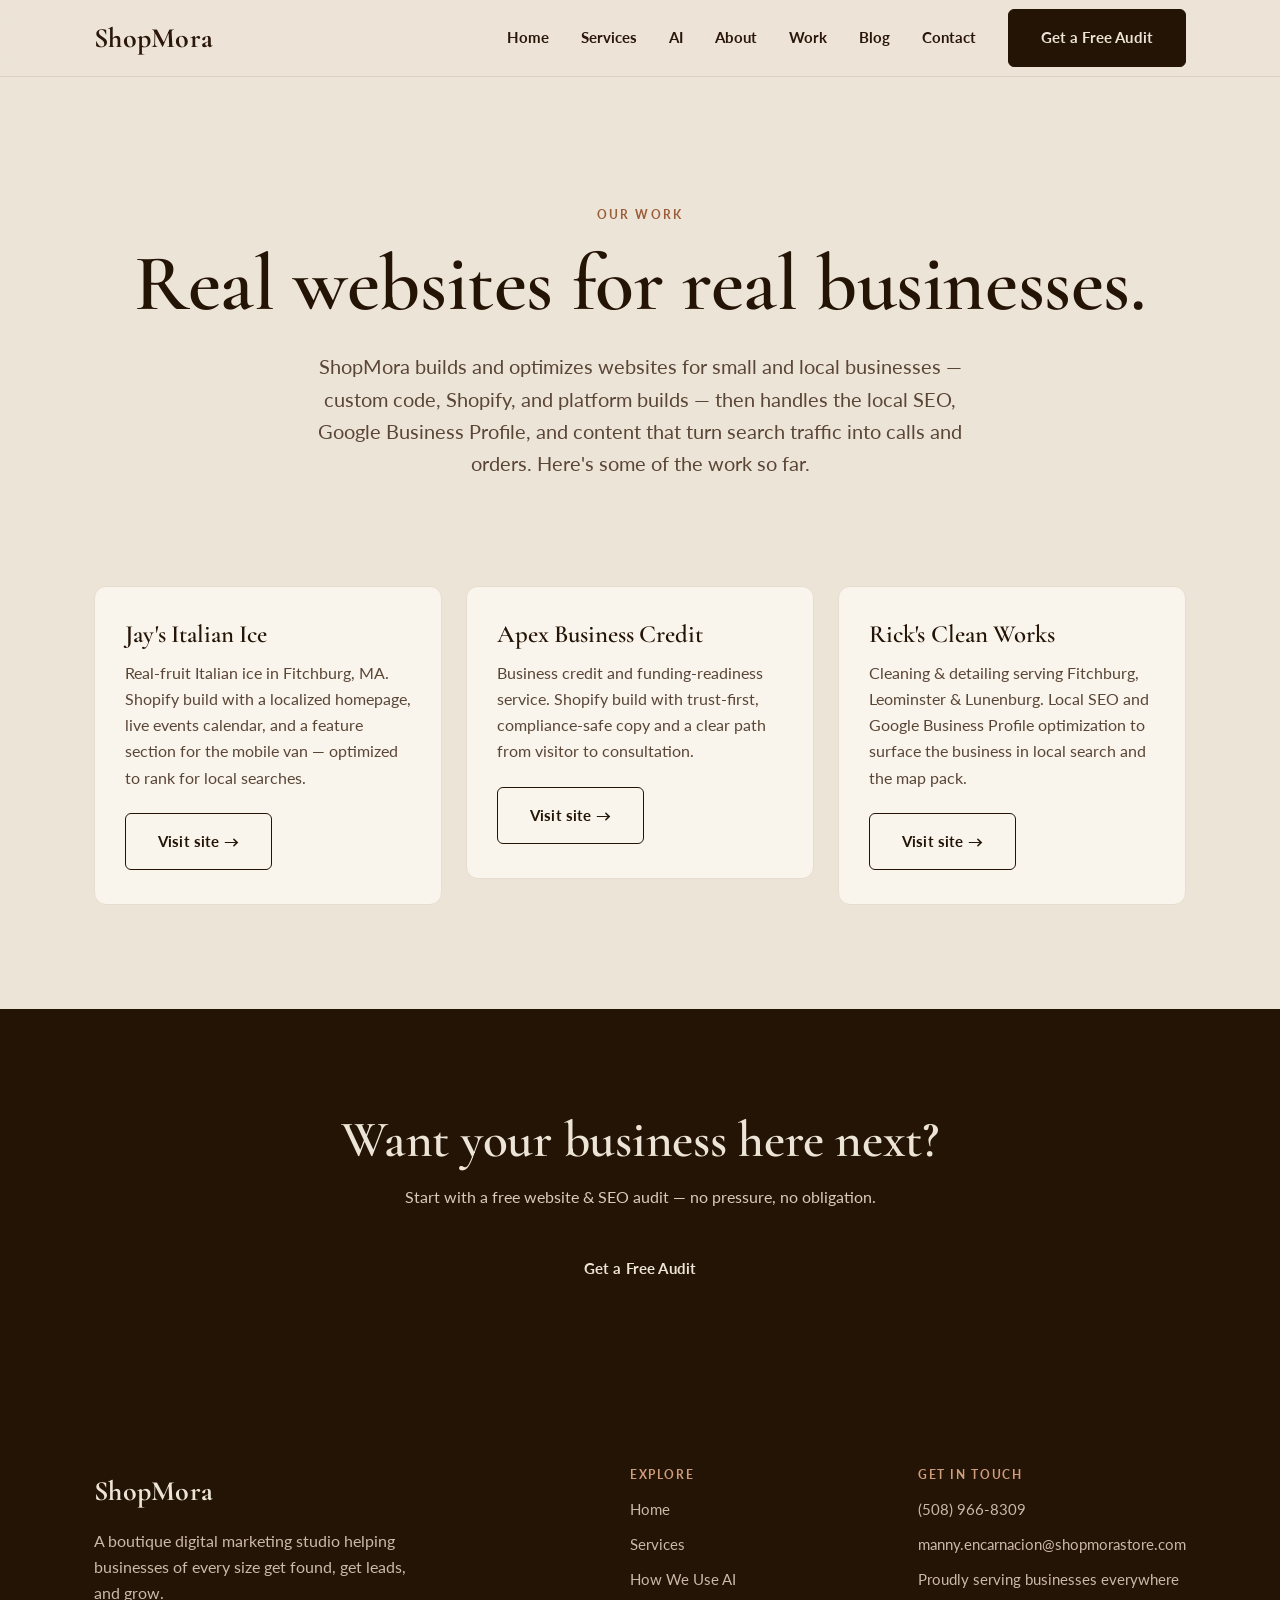
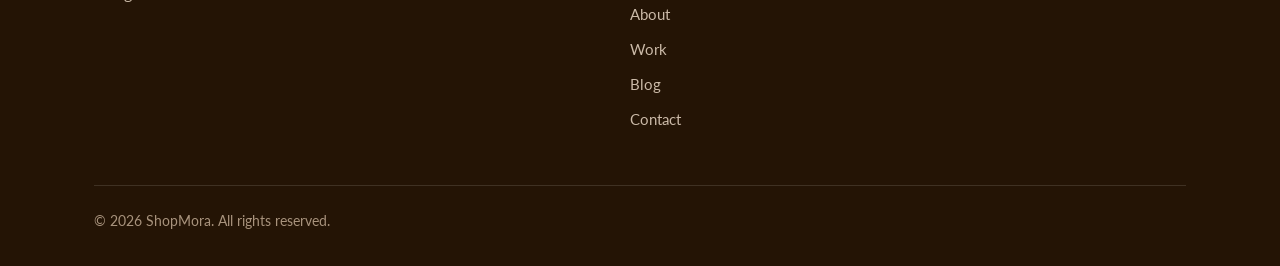
<file: work.html>
<!DOCTYPE html>
<html lang="en">
<head>
<meta charset="UTF-8">
<meta name="viewport" content="width=device-width, initial-scale=1">
<title>Our Work &mdash; Websites &amp; Local SEO Clients | ShopMora</title>
<meta name="description" content="A look at ShopMora's client work: custom and Shopify websites, local SEO, and Google Business Profile optimization for small businesses.">
<link rel="canonical" href="https://shopmorastore.com/work">
<meta property="og:type" content="website">
<meta property="og:title" content="Our Work | ShopMora">
<meta property="og:description" content="Client websites and local SEO work by ShopMora.">
<meta property="og:url" content="https://shopmorastore.com/work">
<meta property="og:image" content="https://shopmorastore.com/assets/og-image.jpg">
<meta name="twitter:card" content="summary_large_image">
<link rel="icon" href="/favicon.ico" sizes="any">
<link rel="icon" type="image/png" sizes="32x32" href="/favicon-32x32.png">
<link rel="icon" type="image/png" sizes="16x16" href="/favicon-16x16.png">
<link rel="apple-touch-icon" href="/apple-touch-icon.png">
<link rel="manifest" href="/site.webmanifest">
<meta name="theme-color" content="#9b5c38">
<link rel="preconnect" href="https://fonts.googleapis.com">
<link rel="preconnect" href="https://fonts.gstatic.com" crossorigin>
<link href="https://fonts.googleapis.com/css2?family=Cormorant+Garamond:wght@500;600;700&family=Lato:wght@400;700&display=swap" rel="stylesheet">
<link rel="stylesheet" href="styles.css">
</head>
<body>
<a href="#main" class="skip">Skip to content</a>
<header class="site">
  <div class="wrap nav">
    <a class="brand" href="/">ShopMora</a>
    <nav class="nav-links" id="nav" aria-label="Primary">
      <a href="/">Home</a>
      <a href="/services">Services</a>
      <a href="/ai">AI</a>
      <a href="/about">About</a>
      <a href="/work">Work</a>
      <a href="/blog">Blog</a>
      <a href="/contact">Contact</a>
      <a class="btn btn-primary" href="/audit">Get a Free Audit</a>
    </nav>
    <button class="menu-toggle" aria-label="Menu" aria-expanded="false" aria-controls="nav">&#9776;</button>
  </div>
</header>
<main id="main">
  <section class="hero" style="padding-bottom:48px">
    <div class="wrap">
      <p class="eyebrow">Our Work</p>
      <h1>Real websites for real businesses.</h1>
      <p class="lead">ShopMora builds and optimizes websites for small and local businesses &mdash; custom code, Shopify, and platform builds &mdash; then handles the local SEO, Google Business Profile, and content that turn search traffic into calls and orders. Here's some of the work so far.</p>
    </div>
  </section>
  <section style="padding-top:24px">
    <div class="wrap">
      <div class="grid grid--cards">
        <article class="card reveal">
          <h3>Jay's Italian Ice</h3>
          <p>Real-fruit Italian ice in Fitchburg, MA. Shopify build with a localized homepage, live events calendar, and a feature section for the mobile van &mdash; optimized to rank for local searches.</p>
          <p class="card-foot"><a class="btn btn-ghost" href="https://jaysitalianice1.com" target="_blank" rel="noopener">Visit site &rarr;</a></p>
        </article>
        <article class="card reveal">
          <h3>Apex Business Credit</h3>
          <p>Business credit and funding-readiness service. Shopify build with trust-first, compliance-safe copy and a clear path from visitor to consultation.</p>
          <p class="card-foot"><a class="btn btn-ghost" href="https://apexcreditrepair.org" target="_blank" rel="noopener">Visit site &rarr;</a></p>
        </article>
        <article class="card reveal">
          <h3>Rick's Clean Works</h3>
          <p>Cleaning &amp; detailing serving Fitchburg, Leominster &amp; Lunenburg. Local SEO and Google Business Profile optimization to surface the business in local search and the map pack.</p>
          <p class="card-foot"><a class="btn btn-ghost" href="https://rickscleanworks.com" target="_blank" rel="noopener">Visit site &rarr;</a></p>
        </article>
      </div>
    </div>
  </section>
  <section class="band-dark cta">
    <div class="wrap reveal">
      <h2>Want your business here next?</h2>
      <p>Start with a free website &amp; SEO audit &mdash; no pressure, no obligation.</p>
      <a class="btn btn-primary" href="/audit">Get a Free Audit</a>
    </div>
  </section>
</main>
<footer class="site">
  <div class="wrap">
    <div class="foot-grid">
      <div>
        <a class="brand" href="/">ShopMora</a>
        <p style="margin-top:14px;max-width:320px;">A boutique digital marketing studio helping businesses of every size get found, get leads, and grow.</p>
      </div>
      <div>
        <h4>Explore</h4>
        <ul>
          <li><a href="/">Home</a></li>
          <li><a href="/services">Services</a></li>
          <li><a href="/ai">How We Use AI</a></li>
          <li><a href="/about">About</a></li>
          <li><a href="/work">Work</a></li>
          <li><a href="/blog">Blog</a></li>
          <li><a href="/contact">Contact</a></li>
        </ul>
      </div>
      <div>
        <h4>Get in Touch</h4>
        <ul>
          <li><a href="tel:+15089668309">(508) 966-8309</a></li>
          <li><a href="mailto:manny.encarnacion@shopmorastore.com">manny.encarnacion@shopmorastore.com</a></li>
          <li>Proudly serving businesses everywhere</li>
        </ul>
      </div>
    </div>
    <div class="foot-bottom">&copy; <span id="yr"></span> ShopMora. All rights reserved.</div>
  </div>
</footer>
<script>
document.getElementById('yr').textContent=new Date().getFullYear();
(function(){var t=document.querySelector('.menu-toggle'),n=document.getElementById('nav');
if(t)t.addEventListener('click',function(){var o=n.classList.toggle('open');t.setAttribute('aria-expanded',o)});
var els=document.querySelectorAll('.reveal');
if('IntersectionObserver'in window){var io=new IntersectionObserver(function(es){es.forEach(function(e){if(e.isIntersecting){e.target.classList.add('in');io.unobserve(e.target)}})},{threshold:.12});els.forEach(function(el){io.observe(el)})}
else{els.forEach(function(el){el.classList.add('in')})}})();
</script>
<!-- Cloudflare Web Analytics --><script defer src="https://static.cloudflareinsights.com/beacon.min.js" data-cf-beacon='{"token": "fbd0f60b4d534833815ce42ae4a2dd2b"}'></script><!-- End Cloudflare Web Analytics -->
</body>
</html>
</file>
<file: styles.css>
/* ShopMora — luxury system (brand: cream/brown, Cormorant + Lato) */
:root{
  --cream:#ede4d8; --surface:#f6efe6; --surface-2:#f9f4ec;
  --ink:#241405; --text:#2a170a; --muted:#5a4636; --muted-1:#5a4636;
  --brown:#9b5c38; --brown-deep:#824327; --line:#ddd0c0; --line-soft:#e7ddce;
  --max:1140px; --radius:12px;
  --shadow:0 18px 40px rgba(42,23,10,.09);
}
*{box-sizing:border-box;margin:0;padding:0}
html{scroll-behavior:smooth}
body{font-family:'Lato',system-ui,-apple-system,sans-serif;color:var(--text);background:var(--cream);line-height:1.65;-webkit-font-smoothing:antialiased;text-rendering:optimizeLegibility}
h1,h2,h3,h4{font-family:'Cormorant Garamond',Georgia,serif;font-weight:600;line-height:1.08;letter-spacing:-.005em;color:var(--ink);text-wrap:balance}
a{color:inherit;text-decoration:none}
img{max-width:100%;height:auto;display:block}
.wrap{max-width:var(--max);margin:0 auto;padding:0 24px}
.skip{position:absolute;left:-9999px}
.skip:focus{left:12px;top:12px;z-index:100;background:var(--ink);color:var(--cream);padding:10px 18px;border-radius:6px}
.eyebrow{text-transform:uppercase;letter-spacing:.17em;font-size:.76rem;font-weight:700;color:var(--brown);margin-bottom:16px}

/* buttons */
.btn{display:inline-block;padding:15px 32px;border-radius:6px;font-weight:700;font-size:.95rem;letter-spacing:.01em;cursor:pointer;border:1.5px solid var(--ink);transition:transform .2s ease,background .2s ease,color .2s ease,border-color .2s ease}
.btn:focus-visible{outline:3px solid var(--brown);outline-offset:3px}
.btn-primary{background:var(--ink);color:var(--cream)}
.btn-primary:hover{background:var(--brown);border-color:var(--brown);transform:translateY(-2px)}
.btn-ghost{background:transparent;color:var(--ink)}
.btn-ghost:hover{background:var(--ink);color:var(--cream)}

/* header */
header.site{position:sticky;top:0;z-index:50;background:rgba(237,228,216,.9);backdrop-filter:blur(10px);border-bottom:1px solid var(--line)}
.nav{display:flex;align-items:center;justify-content:space-between;height:76px}
.brand{font-family:'Cormorant Garamond',serif;font-size:1.75rem;font-weight:700;letter-spacing:.01em}
.nav-links{display:flex;align-items:center;gap:32px}
.nav-links a{font-size:.95rem;font-weight:700}
.nav-links a:not(.btn):hover{color:var(--brown)}
.menu-toggle{display:none;background:none;border:0;font-size:1.5rem;cursor:pointer;color:var(--ink)}

/* sections */
section{padding:104px 0}
.section-head{max-width:720px;margin-bottom:56px}
.section-head h2{font-size:clamp(2.1rem,4.5vw,3.2rem);margin-bottom:16px}
.section-head p{font-size:1.12rem;color:var(--muted-1)}

/* hero */
.hero{padding:128px 0 108px;text-align:center}
.hero h1{font-size:clamp(2.4rem,6.5vw,5rem)}
.hero .lead{font-size:1.22rem;max-width:660px;margin:24px auto 34px;color:var(--muted-1)}
.hero-actions{display:flex;gap:14px;justify-content:center;flex-wrap:wrap}

/* trust strip */
.trust{background:var(--surface);border-block:1px solid var(--line-soft);padding:26px 0}
.trust .wrap{display:flex;gap:12px 28px;justify-content:center;flex-wrap:nowrap;align-items:center}
.trust span{font-size:.78rem;letter-spacing:.11em;text-transform:uppercase;font-weight:700;color:var(--brown-deep);white-space:nowrap}
.trust .dot{color:var(--line);font-weight:400}
@media(max-width:1120px){
  .trust .wrap{display:grid;grid-template-columns:repeat(2,auto);gap:14px 40px;justify-content:center;justify-items:center}
  .trust .dot{display:none}
}
@media(max-width:560px){
  .trust .wrap{grid-template-columns:auto;gap:12px;justify-items:center}
}

/* grid cards */
.grid{display:grid;grid-template-columns:repeat(3,1fr);gap:24px}
.grid--cards{align-items:start}
.card{display:flex;flex-direction:column;background:var(--surface-2);border:1px solid var(--line-soft);border-radius:var(--radius);padding:34px 30px;transition:transform .22s ease,box-shadow .22s ease}
.card .eyebrow{margin-bottom:14px}
.card-foot{margin-top:22px}
.card:hover{transform:translateY(-4px);box-shadow:var(--shadow)}
.card h3{font-size:1.55rem;margin-bottom:12px}
.card p{color:var(--muted-1);font-size:.99rem}

/* steps */
.steps{display:grid;grid-template-columns:repeat(4,1fr);gap:26px}
.step .num{width:48px;height:48px;border-radius:50%;background:var(--brown);color:var(--cream);display:flex;align-items:center;justify-content:center;font-family:'Cormorant Garamond',serif;font-size:1.5rem;font-weight:700;margin-bottom:18px}
.step h3{font-size:1.4rem;margin-bottom:8px}
.step p{color:var(--muted-1);font-size:.95rem}

/* dark band */
.band-dark{background:var(--ink);color:var(--cream)}
.band-dark h2,.band-dark h3,.band-dark .brand{color:var(--cream)}
.band-dark p{color:#d9cabb}
.band-dark .eyebrow{color:#cf9d7c}

/* testimonials */
.quotes{display:grid;grid-template-columns:repeat(3,1fr);gap:24px}
.quote{background:rgba(255,255,255,.05);border:1px solid rgba(255,255,255,.12);border-radius:var(--radius);padding:32px}
.quote blockquote{font-family:'Cormorant Garamond',serif;font-size:1.4rem;line-height:1.35;margin-bottom:18px}
.quote cite{font-style:normal;font-size:.85rem;letter-spacing:.06em;color:#cf9d7c;font-weight:700;text-transform:uppercase}

/* cta */
.cta{text-align:center}
.cta h2{font-size:clamp(2.1rem,4.5vw,3.2rem);margin-bottom:16px}
.cta p{max-width:600px;margin:0 auto 30px;color:var(--muted-1)}
.band-dark.cta p{color:#d9cabb}

/* tags / prose */
.tag-row{display:flex;flex-wrap:wrap;gap:12px}
.tag{background:var(--surface-2);border:1px solid var(--line-soft);border-radius:40px;padding:9px 20px;font-size:.9rem;font-weight:700}
.band-dark .tag{background:rgba(255,255,255,.06);border-color:rgba(255,255,255,.14);color:var(--cream)}
.band-dark .prose p{color:#e7ddce}
.band-dark .lead,.band-dark .section-head p{color:#d9cabb}
.prose{max-width:760px}
.prose p{font-size:1.14rem;color:var(--muted-1);margin-bottom:20px}

/* contact */
.contact-grid{display:grid;grid-template-columns:1.1fr .9fr;gap:56px;align-items:start}
.field{margin-bottom:20px}
.field label{display:block;font-weight:700;font-size:.88rem;margin-bottom:7px}
.field input,.field textarea{width:100%;padding:14px 16px;font-size:16px;font-family:inherit;border:1.5px solid var(--line);border-radius:6px;background:var(--surface-2);color:var(--text)}
.field input:focus,.field textarea:focus{outline:none;border-color:var(--brown)}
.field textarea{min-height:150px;resize:vertical}
.contact-info h3{font-size:1.7rem;margin-bottom:18px}
.contact-info p{margin-bottom:16px;color:var(--muted-1)}
.contact-info strong{color:var(--ink)}
form .btn{width:100%;margin-top:4px}

/* footer */
footer.site{background:var(--ink);color:#cbbaa8;padding:66px 0 34px}
footer.site .brand{color:var(--cream)}
.foot-grid{display:grid;grid-template-columns:2fr 1fr 1fr;gap:40px;margin-bottom:42px}
footer.site h4{font-family:'Lato',sans-serif;text-transform:uppercase;letter-spacing:.13em;font-size:.78rem;color:#cf9d7c;margin-bottom:16px;font-weight:700}
footer.site ul{list-style:none}
footer.site li{margin-bottom:10px;font-size:.95rem}
footer.site a:hover{color:var(--cream)}
.foot-bottom{border-top:1px solid rgba(255,255,255,.12);padding-top:24px;font-size:.85rem;color:#a8937d}

/* scroll reveal */
.reveal{opacity:0;transform:translateY(18px);transition:opacity .6s ease,transform .6s ease}
.reveal.in{opacity:1;transform:none}

/* responsive */
@media(max-width:900px){.grid,.steps,.quotes{grid-template-columns:1fr 1fr}.contact-grid{grid-template-columns:1fr;gap:40px}.foot-grid{grid-template-columns:1fr 1fr}}
@media(max-width:640px){
  section{padding:68px 0}
  .grid,.steps,.quotes,.foot-grid{grid-template-columns:1fr}
  /* hero — mobile */
  .hero{padding:56px 0 60px}
  .hero .eyebrow{font-size:.68rem;letter-spacing:.1em;margin-bottom:12px}
  .hero h1{font-size:2.5rem;line-height:1.06}
  .hero .lead{font-size:1.02rem;line-height:1.55;margin:16px auto 28px}
  .hero-actions{flex-direction:column;gap:10px}
  .hero-actions .btn{width:100%}
  .br-lg{display:none}
  .nav-links{display:none}
  .nav-links.open{display:flex;flex-direction:column;position:absolute;top:76px;left:0;right:0;background:var(--cream);border-bottom:1px solid var(--line);padding:20px 24px;gap:18px}
  .menu-toggle{display:block}
}

/* ── landing page (/audit) ───────────────────────────────── */
.lp-head .nav{height:68px}
.lp-tel{font-weight:700;font-size:.95rem;color:var(--ink)}
.lp-tel:hover{color:var(--brown)}
.lp-hero{padding:64px 0 72px}
.lp-grid{display:grid;grid-template-columns:1.05fr .95fr;gap:56px;align-items:center}
.lp-copy h1{font-size:clamp(2.3rem,4.4vw,3.6rem);margin-bottom:20px}
.lp-copy .lead{font-size:1.16rem;color:var(--muted-1);margin-bottom:28px;max-width:56ch}
.lp-ticks{list-style:none;display:grid;gap:12px}
.lp-ticks li{position:relative;padding-left:30px;font-weight:700;font-size:.98rem}
.lp-ticks li::before{content:"";position:absolute;left:0;top:.42em;width:16px;height:9px;border-left:2.5px solid var(--brown);border-bottom:2.5px solid var(--brown);transform:rotate(-45deg)}
.lp-formcard{background:var(--surface-2);border:1px solid var(--line-soft);border-radius:var(--radius);padding:36px 32px;box-shadow:var(--shadow)}
.lp-formtitle{font-size:1.85rem;margin-bottom:6px}
.lp-formsub{font-size:.94rem;color:var(--muted-1);margin-bottom:24px}
.lp-hint{font-size:.82rem;color:var(--muted-1);margin-top:7px}
.lp-fineprint{font-size:.8rem;color:var(--muted-1);margin-top:14px;text-align:center;line-height:1.5}
.lp-h2{font-size:clamp(2.1rem,4.5vw,3.2rem);margin-bottom:24px}
.lp-foot{border:0;padding-top:0;display:flex;gap:18px;flex-wrap:wrap;justify-content:space-between;align-items:center}
.steps--3{grid-template-columns:repeat(3,1fr)}
.band-dark .lp-btn-invert{background:var(--cream);color:var(--ink);border-color:var(--cream)}
.band-dark .lp-btn-invert:hover{background:var(--brown);border-color:var(--brown);color:var(--cream)}
.band-dark .lp-btn-ghost-dark{color:var(--cream);border-color:var(--cream)}
.band-dark .lp-btn-ghost-dark:hover{background:var(--cream);color:var(--ink)}

/* ── thank-you ───────────────────────────────────────────── */
.ty-hero{padding:88px 0 56px}
.ty-mark{width:66px;height:66px;margin:0 auto 26px;border-radius:50%;background:var(--brown);color:var(--cream);display:flex;align-items:center;justify-content:center}
.ty-mark svg{width:32px;height:32px}
.ty-next{padding-top:32px}

@media(max-width:900px){
  .lp-grid{grid-template-columns:1fr;gap:40px}
  .steps--3{grid-template-columns:1fr}
}
@media(max-width:640px){
  .lp-hero{padding:44px 0 56px}
  .lp-copy h1{font-size:2.2rem}
  .lp-copy .lead{font-size:1.02rem}
  .lp-formcard{padding:28px 22px}
  .lp-foot{justify-content:center;text-align:center}
  .ty-hero{padding:60px 0 44px}
}

@media(prefers-reduced-motion:reduce){*{transition:none!important;animation:none!important;scroll-behavior:auto}.reveal{opacity:1;transform:none}}
</file>
